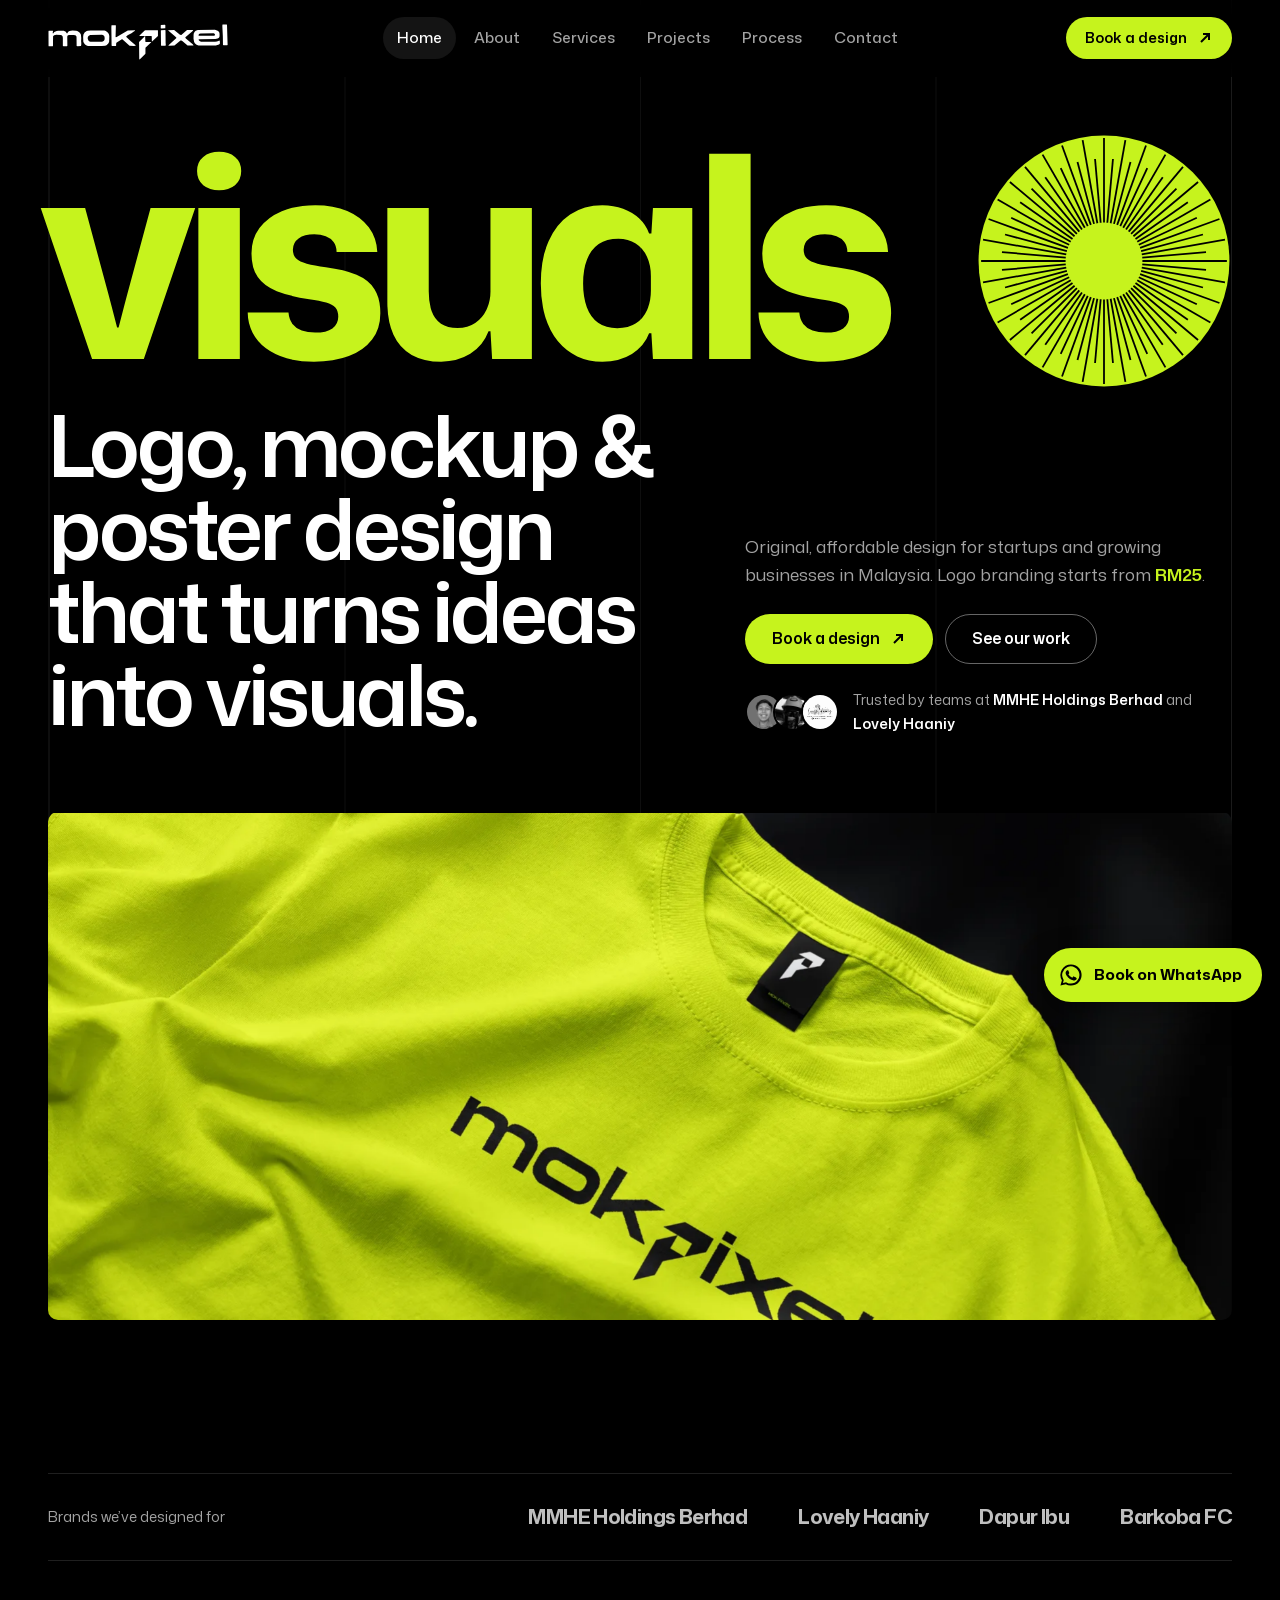
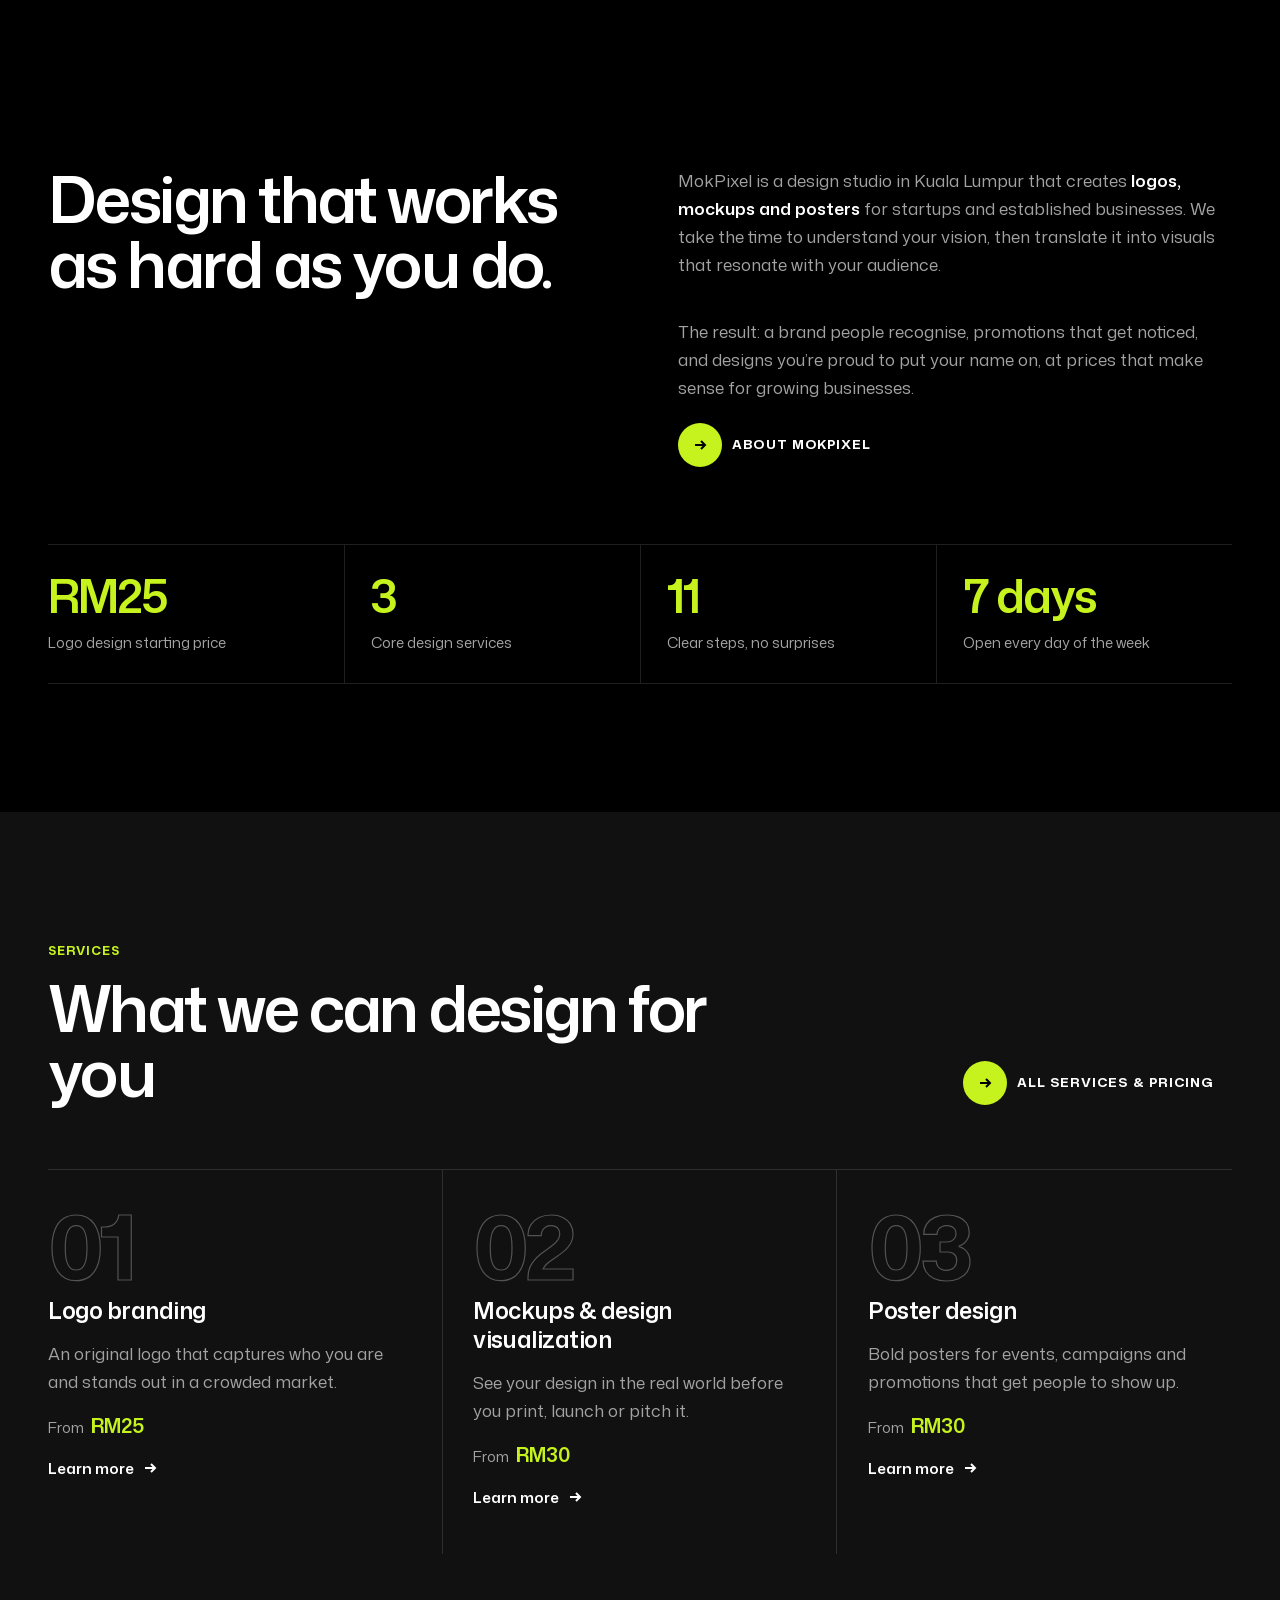
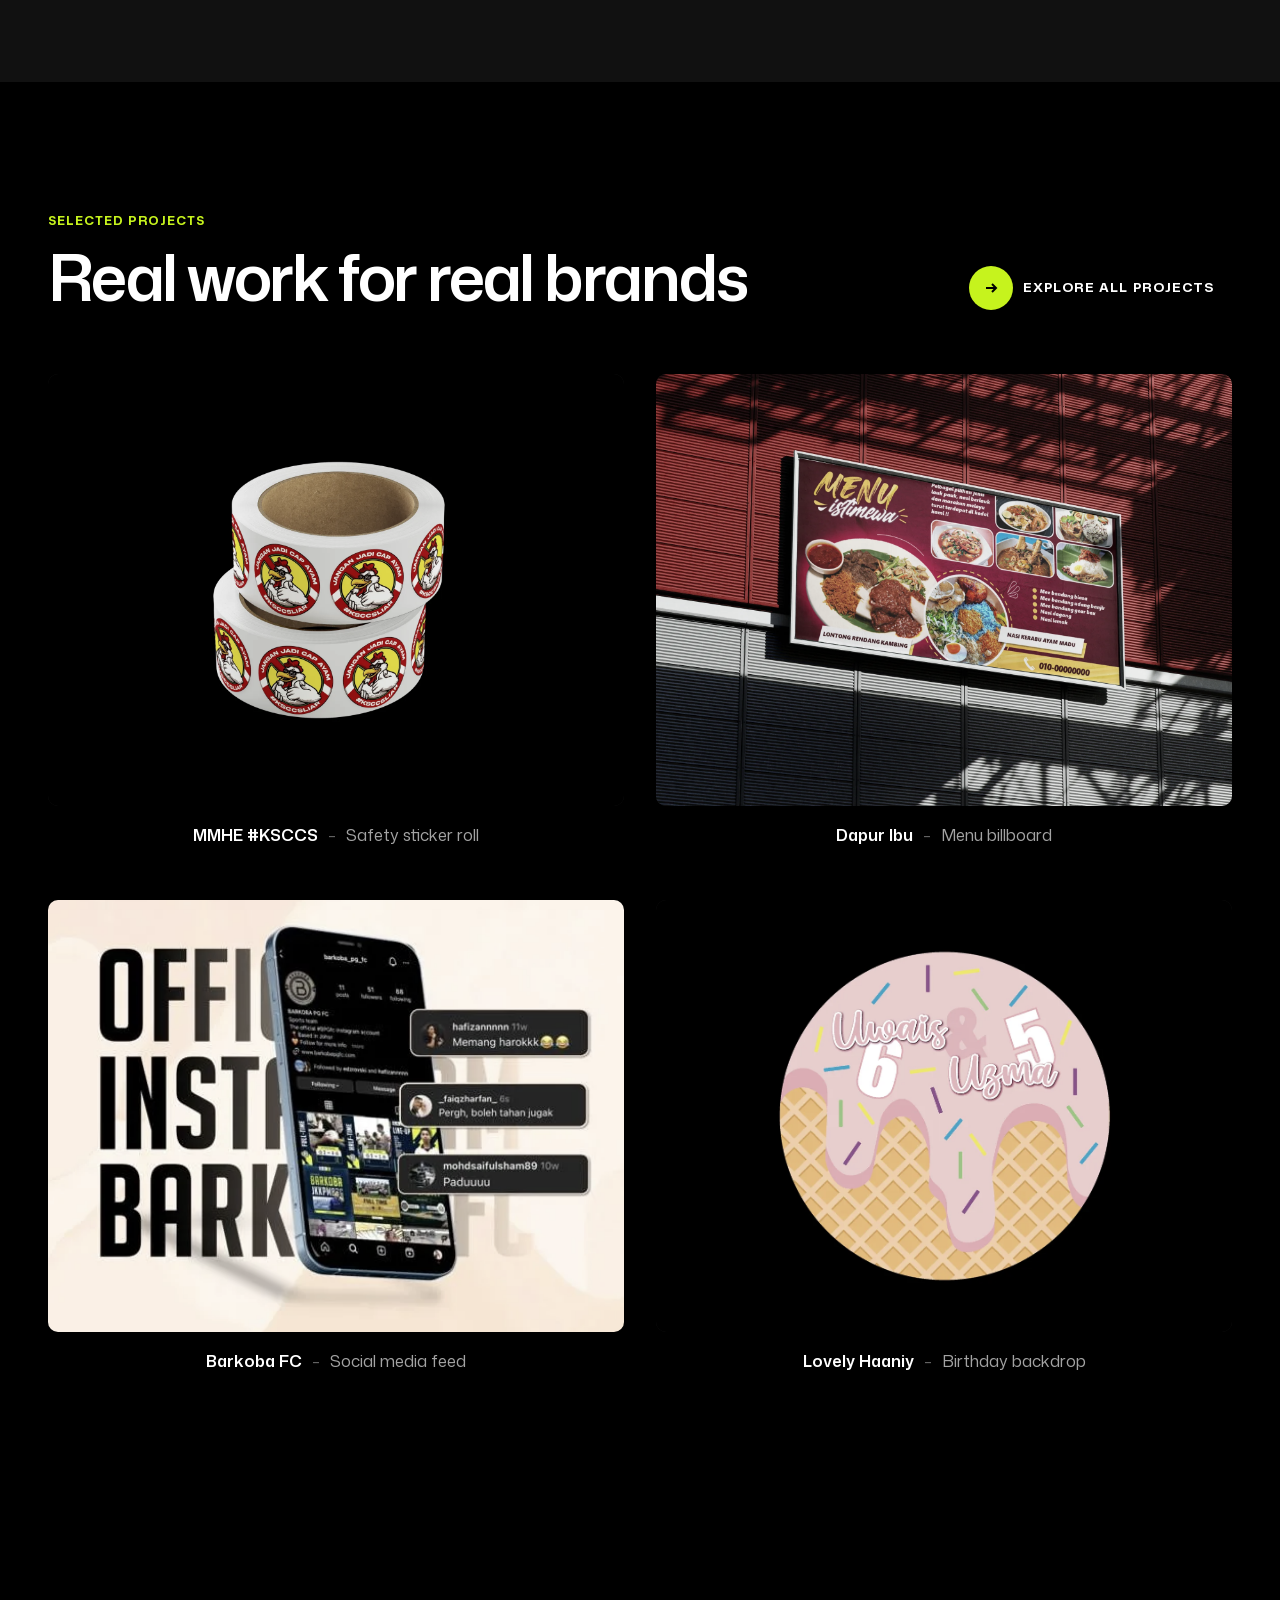
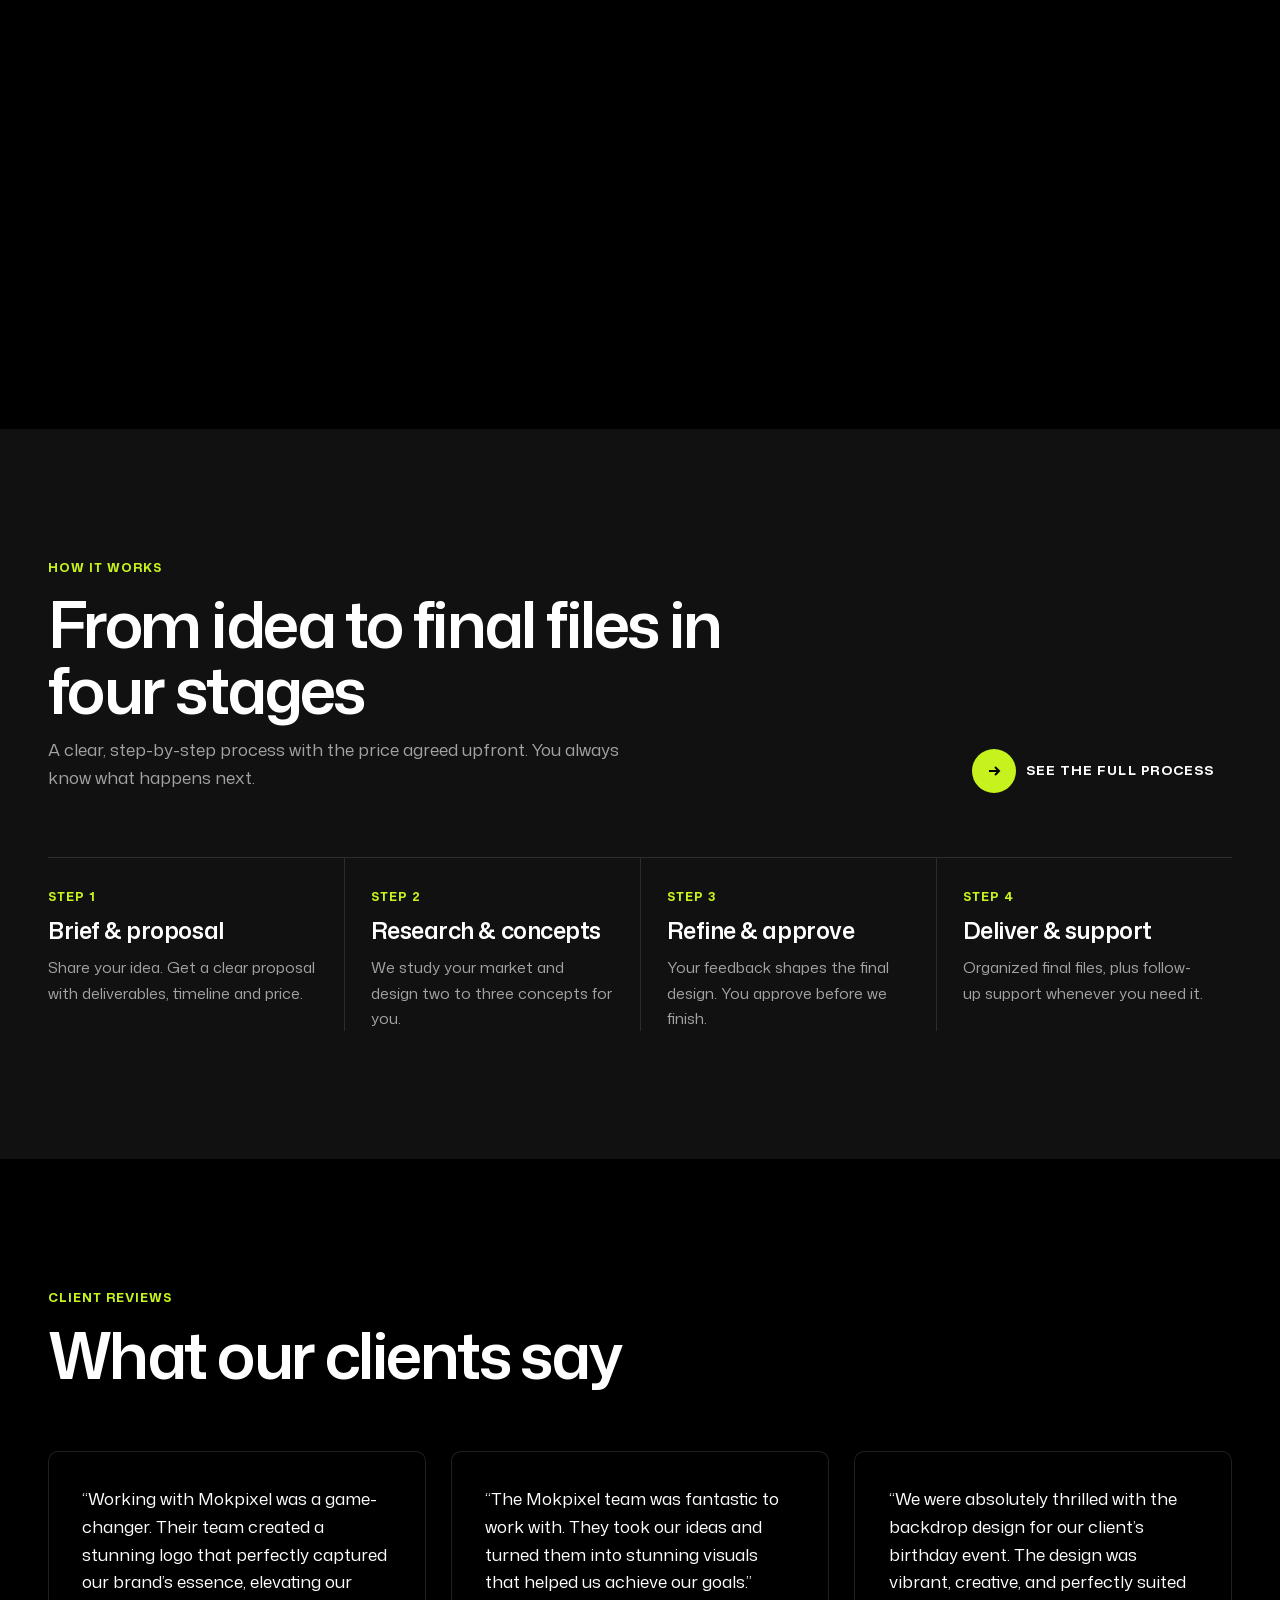
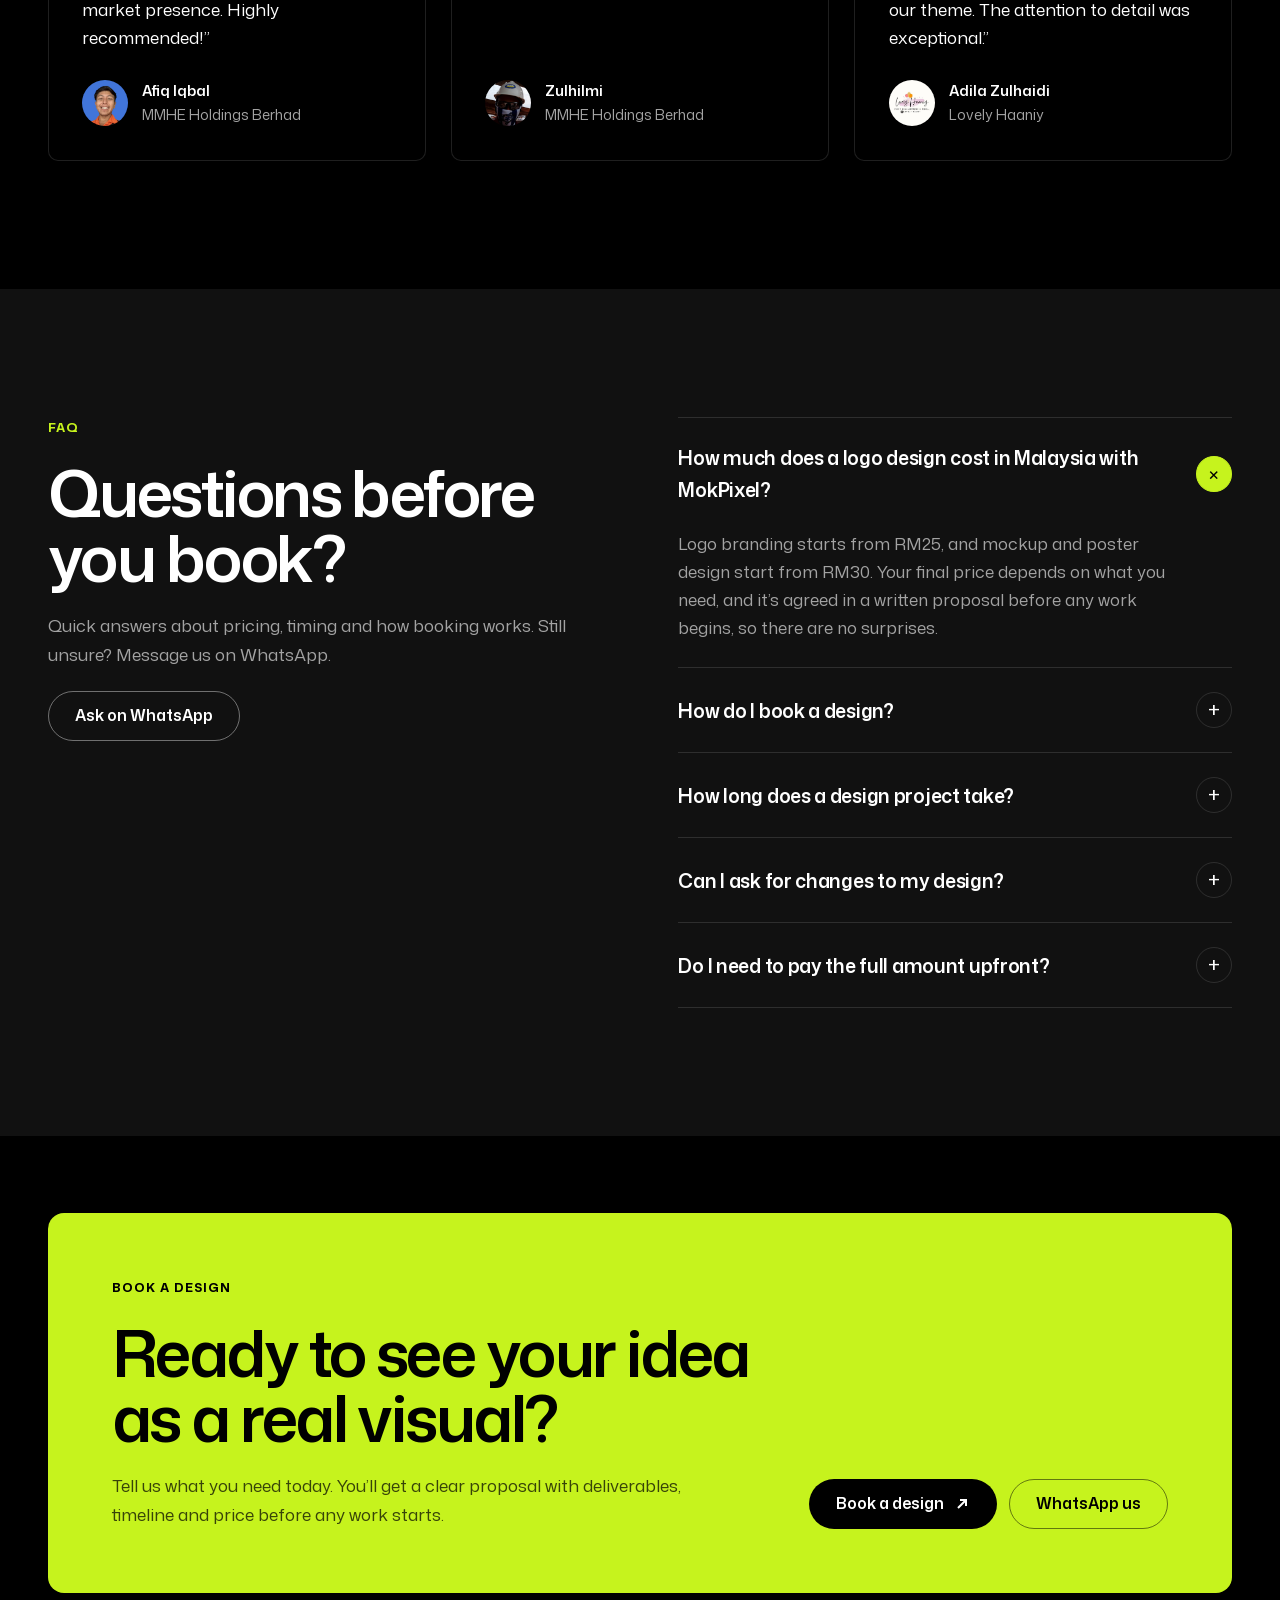
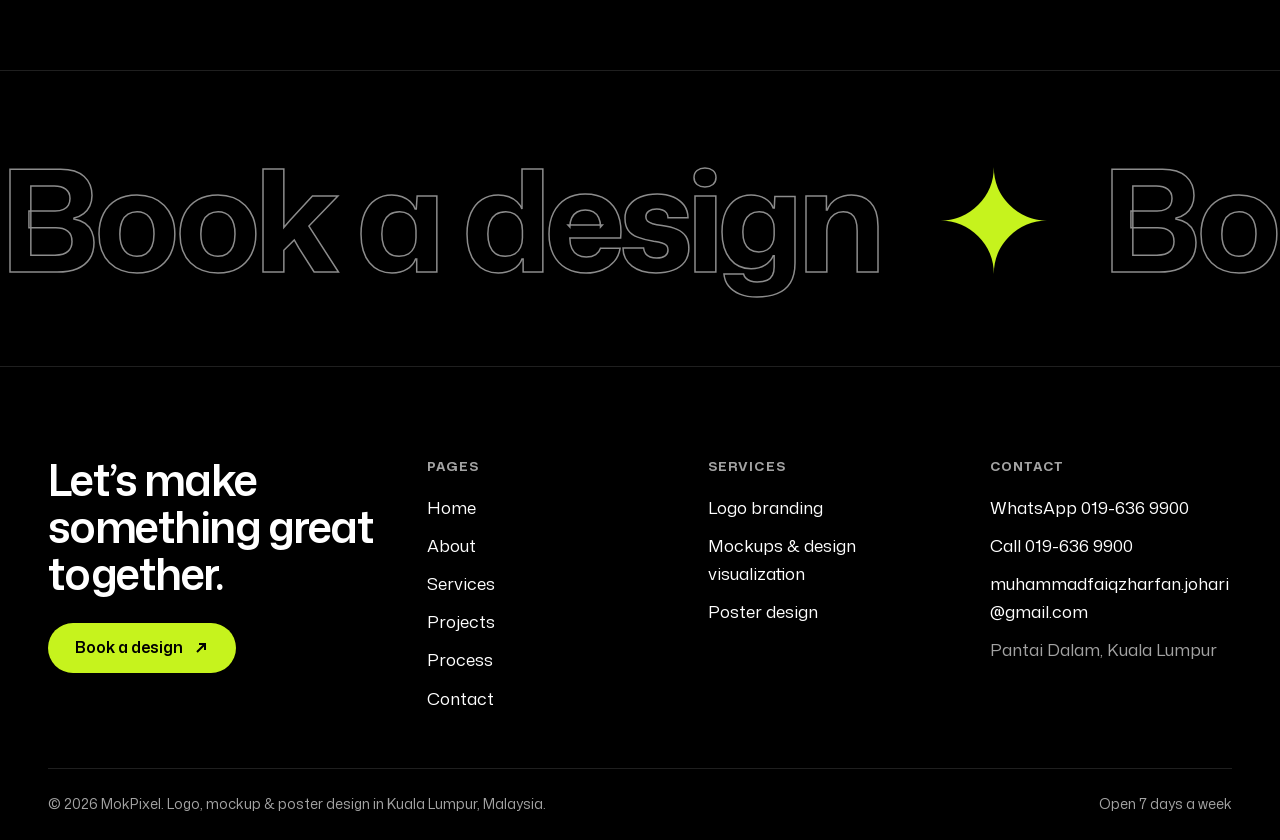
<file: mokpixel/index.html>
<!doctype html>
<html lang="en-MY">
<head>
  <meta charset="utf-8">
  <meta name="viewport" content="width=device-width, initial-scale=1, viewport-fit=cover">
  <title>Logo, Mockup &amp; Poster Design in Kuala Lumpur | MokPixel</title>
  <meta name="description" content="Affordable logo design from RM25, plus mockup and poster design from RM30. MokPixel is a Kuala Lumpur design studio that turns your ideas into visuals. Book a design today.">
  <link rel="canonical" href="https://mokinho.github.io/mokpixel/">
  <meta name="theme-color" content="#000000">
  <meta name="robots" content="index, follow">
  <meta property="og:type" content="website">
  <meta property="og:site_name" content="MokPixel">
  <meta property="og:locale" content="en_MY">
  <meta property="og:title" content="Logo, Mockup &amp; Poster Design in Kuala Lumpur | MokPixel">
  <meta property="og:description" content="Affordable logo design from RM25, plus mockup and poster design from RM30. MokPixel is a Kuala Lumpur design studio that turns your ideas into visuals. Book a design today.">
  <meta property="og:url" content="https://mokinho.github.io/mokpixel/">
  <meta property="og:image" content="https://mokinho.github.io/mokpixel/assets/og-image.jpg">
  <meta name="twitter:card" content="summary_large_image">
  <link rel="icon" type="image/png" href="assets/favicon.png">
  <link rel="apple-touch-icon" href="assets/apple-touch-icon.png">
  <link rel="preload" href="assets/fonts/mona.woff2" as="font" type="font/woff2" crossorigin>
  <link rel="stylesheet" href="assets/css/site.css?v=6">
  <script>document.documentElement.classList.add("js")</script>
  <script type="application/ld+json">{"@context": "https://schema.org", "@type": "ProfessionalService", "@id": "https://mokinho.github.io/mokpixel/#business", "name": "MokPixel", "url": "https://mokinho.github.io/mokpixel/", "logo": "https://mokinho.github.io/mokpixel/assets/apple-touch-icon.png", "image": "https://mokinho.github.io/mokpixel/assets/og-image.jpg", "description": "MokPixel is a graphic design studio in Kuala Lumpur, Malaysia, offering logo branding, mockup design and poster design.", "telephone": "+60196369900", "email": "muhammadfaiqzharfan.johari@gmail.com", "priceRange": "From RM25", "address": {"@type": "PostalAddress", "addressLocality": "Kuala Lumpur", "addressRegion": "Wilayah Persekutuan Kuala Lumpur", "addressCountry": "MY"}, "areaServed": {"@type": "Country", "name": "Malaysia"}, "openingHoursSpecification": [{"@type": "OpeningHoursSpecification", "dayOfWeek": ["Monday", "Tuesday", "Wednesday", "Thursday", "Friday"], "opens": "09:00", "closes": "22:00"}, {"@type": "OpeningHoursSpecification", "dayOfWeek": "Saturday", "opens": "09:00", "closes": "18:00"}, {"@type": "OpeningHoursSpecification", "dayOfWeek": "Sunday", "opens": "09:00", "closes": "12:00"}], "makesOffer": [{"@type": "Offer", "itemOffered": {"@type": "Service", "name": "Logo branding"}, "priceSpecification": {"@type": "PriceSpecification", "minPrice": 25.0, "priceCurrency": "MYR"}}, {"@type": "Offer", "itemOffered": {"@type": "Service", "name": "Mockups & design visualization"}, "priceSpecification": {"@type": "PriceSpecification", "minPrice": 30.0, "priceCurrency": "MYR"}}, {"@type": "Offer", "itemOffered": {"@type": "Service", "name": "Poster design"}, "priceSpecification": {"@type": "PriceSpecification", "minPrice": 30.0, "priceCurrency": "MYR"}}]}</script>
  <script type="application/ld+json">{"@context": "https://schema.org", "@type": "WebSite", "name": "MokPixel", "url": "https://mokinho.github.io/mokpixel/"}</script>
  <script type="application/ld+json">{"@context": "https://schema.org", "@type": "FAQPage", "mainEntity": [{"@type": "Question", "name": "How much does a logo design cost in Malaysia with MokPixel?", "acceptedAnswer": {"@type": "Answer", "text": "Logo branding starts from RM25, and mockup and poster design start from RM30. Your final price depends on what you need, and it’s agreed in a written proposal before any work begins, so there are no surprises."}}, {"@type": "Question", "name": "How do I book a design?", "acceptedAnswer": {"@type": "Answer", "text": "Fill in the booking form or message us on WhatsApp at 019-636 9900. We’ll discuss your brief, send a proposal with deliverables, timeline and price, and start once the deposit is confirmed."}}, {"@type": "Question", "name": "How long does a design project take?", "acceptedAnswer": {"@type": "Answer", "text": "It depends on the size of the project. We agree the timeline with you in the proposal at the start, so you know exactly when to expect your concepts and final files."}}, {"@type": "Question", "name": "Can I ask for changes to my design?", "acceptedAnswer": {"@type": "Answer", "text": "Yes. You’ll see two to three initial concepts, give your feedback, and we refine the chosen direction until you approve the final design."}}, {"@type": "Question", "name": "Do I need to pay the full amount upfront?", "acceptedAnswer": {"@type": "Answer", "text": "No. You pay a deposit to start, and the remaining balance before the final files are delivered."}}]}</script>
</head>
<body>
<a class="skip" href="#main">Skip to content</a>
<div class="gridlines" aria-hidden="true"><div class="wrap"><div></div></div></div>
<header class="hdr">
  <div class="wrap hdr-in">
    <a class="logo" href="./" aria-label="MokPixel home"><svg class="logo-word" viewBox="0 0 293.7 58.7" role="img" aria-hidden="true" focusable="false"><path fill="currentColor" fill-rule="evenodd" d="M53.7 17.7 53.0 16.0 51.0 13.4 47.7 11.4 45.7 10.9 39.9 10.8 35.0 11.5 33.0 12.7 31.2 15.3 30.5 15.1 29.0 12.7 25.6 11.1 16.6 11.0 14.1 11.3 10.3 13.1 8.4 15.4 7.7 14.9 7.8 13.1 8.3 12.0 8.0 11.2 1.4 11.0 0.9 11.4 0.8 12.9 0.9 35.8 1.2 36.2 2.3 36.4 7.7 36.3 8.1 36.0 8.3 20.1 9.1 19.0 10.0 18.5 13.3 17.7 21.5 18.0 23.4 19.4 24.0 20.6 24.2 23.2 24.2 35.6 24.4 36.0 25.3 36.3 30.9 36.2 31.4 35.9 31.6 34.9 31.4 20.6 31.8 19.2 32.7 18.5 34.4 17.9 41.5 17.8 44.6 18.5 45.9 19.6 46.5 20.8 46.7 35.8 48.4 36.2 53.7 36.0 54.2 34.1 54.3 30.8 54.0 28.1 54.2 22.7Z M99.3 16.8 97.9 14.4 96.8 13.3 94.4 11.6 91.9 10.7 69.4 10.6 64.9 10.9 63.1 11.6 59.7 14.0 57.8 17.2 57.3 20.7 57.6 29.1 58.6 31.1 60.4 33.4 63.7 35.3 65.8 36.0 87.6 36.0 93.2 35.4 95.4 34.5 97.5 32.7 98.6 31.2 99.7 28.8 100.0 19.6Z M64.9 21.8 65.4 20.4 66.6 19.0 68.9 17.8 87.7 17.6 89.7 18.1 91.6 19.7 92.2 21.3 92.4 23.5 92.1 25.5 91.2 27.2 89.3 28.5 87.9 28.9 69.4 29.0 67.7 28.5 65.9 27.0 64.8 24.0Z M178.9 10.1 158.9 10.1 157.7 10.7 149.2 18.7 149.1 19.4 149.5 19.6 157.4 19.5 158.0 20.1 148.5 29.4 148.8 56.8 149.1 57.7 149.9 57.5 158.5 49.1 158.9 48.0 158.9 38.7 168.3 29.9 168.0 29.2 159.4 29.2 158.8 28.8 158.4 19.9 158.9 19.5 168.8 19.6 169.2 20.6 169.3 28.0 169.7 28.4 170.1 28.3 179.3 19.4 179.3 10.8Z M184.4 10.0 184.0 10.4 184.3 34.9 184.9 35.4 191.3 35.3 191.8 35.0 192.1 34.2 191.8 30.5 191.6 10.4 191.1 9.9Z M236.8 10.0 235.9 9.6 227.1 9.8 225.7 10.6 217.4 17.9 215.2 17.6 205.7 9.9 195.9 10.0 196.0 10.6 207.0 19.8 209.5 22.3 209.0 23.4 196.5 34.5 196.4 35.1 197.1 35.4 206.2 35.1 216.0 26.8 217.1 26.8 218.5 27.5 227.6 35.0 237.4 34.9 236.0 33.2 225.3 24.2 223.8 22.6 224.5 21.4 235.5 11.7Z M279.2 13.5 277.4 11.6 275.6 10.4 272.2 9.4 244.3 9.6 240.8 11.0 239.2 12.6 237.8 15.2 237.4 17.4 237.3 23.9 238.3 29.3 239.4 31.2 241.7 33.4 243.2 34.3 245.5 35.0 273.6 34.9 277.6 34.0 278.8 33.5 280.2 32.3 280.3 29.0 280.1 27.6 279.7 27.1 275.5 28.5 272.4 28.9 249.5 29.0 247.2 27.9 245.9 26.5 245.6 25.3 246.3 24.9 248.1 24.7 272.8 24.6 276.6 23.8 278.8 22.3 279.8 20.0 279.7 15.6Z M245.3 18.5 245.6 17.5 246.9 16.0 248.9 15.3 270.0 15.2 271.5 15.8 272.3 16.8 272.0 18.4 271.2 19.0 269.9 19.2 246.1 19.3Z M103.6 2.2 103.3 5.4 103.7 34.8 104.1 35.7 110.7 35.7 111.1 35.1 111.1 32.2 111.5 30.5 120.4 24.9 121.2 25.0 123.5 26.8 133.0 35.5 140.1 35.7 142.9 35.4 142.9 34.8 135.1 28.0 127.3 20.6 129.8 18.5 136.1 14.9 140.0 12.1 141.3 11.6 142.1 10.7 141.9 10.3 130.1 10.4 112.0 21.4 110.8 21.7 110.2 21.1 110.7 2.4 110.1 2.0Z M191.3 1.8 190.6 1.4 184.2 1.6 183.9 1.9 183.8 6.9 185.0 7.4 191.3 7.1Z M285.0 0.7 284.4 1.2 284.3 3.8 285.1 19.8 285.3 34.0 286.1 34.8 292.0 34.8 292.9 34.3 291.9 1.5 291.5 0.8Z"/></svg></a>
    <nav class="nav" id="nav" aria-label="Main"><a href="./" aria-current="page">Home</a><a href="about/">About</a><a href="services/">Services</a><a href="projects/">Projects</a><a href="process/">Process</a><a href="contact/">Contact</a><a class="btn btn-neon" href="contact/#book">Book a design <svg viewBox="0 0 16 16" aria-hidden="true"><path d="M4 12L12 4M6 4h6v6"/></svg></a></nav>
    <a class="btn btn-neon btn-sm hdr-cta" href="contact/#book">Book a design <svg viewBox="0 0 16 16" aria-hidden="true"><path d="M4 12L12 4M6 4h6v6"/></svg></a>
    <button class="burger" aria-expanded="false" aria-controls="nav" aria-label="Open menu"><span></span><span></span></button>
  </div>
</header>
<main id="main">

  <section class="hero">
    <div class="burst" aria-hidden="true"><svg viewBox="0 0 200 200"><circle cx="100" cy="100" r="98" fill="#c6f31d"/><line x1="130.0" y1="100.0" x2="196.0" y2="100.0"/><line x1="129.9" y1="102.6" x2="179.7" y2="107.0"/><line x1="129.5" y1="105.2" x2="194.5" y2="116.7"/><line x1="129.0" y1="107.8" x2="177.3" y2="120.7"/><line x1="128.2" y1="110.3" x2="190.2" y2="132.8"/><line x1="127.2" y1="112.7" x2="172.5" y2="133.8"/><line x1="126.0" y1="115.0" x2="183.1" y2="148.0"/><line x1="124.6" y1="117.2" x2="165.5" y2="145.9"/><line x1="123.0" y1="119.3" x2="173.5" y2="161.7"/><line x1="121.2" y1="121.2" x2="156.6" y2="156.6"/><line x1="119.3" y1="123.0" x2="161.7" y2="173.5"/><line x1="117.2" y1="124.6" x2="145.9" y2="165.5"/><line x1="115.0" y1="126.0" x2="148.0" y2="183.1"/><line x1="112.7" y1="127.2" x2="133.8" y2="172.5"/><line x1="110.3" y1="128.2" x2="132.8" y2="190.2"/><line x1="107.8" y1="129.0" x2="120.7" y2="177.3"/><line x1="105.2" y1="129.5" x2="116.7" y2="194.5"/><line x1="102.6" y1="129.9" x2="107.0" y2="179.7"/><line x1="100.0" y1="130.0" x2="100.0" y2="196.0"/><line x1="97.4" y1="129.9" x2="93.0" y2="179.7"/><line x1="94.8" y1="129.5" x2="83.3" y2="194.5"/><line x1="92.2" y1="129.0" x2="79.3" y2="177.3"/><line x1="89.7" y1="128.2" x2="67.2" y2="190.2"/><line x1="87.3" y1="127.2" x2="66.2" y2="172.5"/><line x1="85.0" y1="126.0" x2="52.0" y2="183.1"/><line x1="82.8" y1="124.6" x2="54.1" y2="165.5"/><line x1="80.7" y1="123.0" x2="38.3" y2="173.5"/><line x1="78.8" y1="121.2" x2="43.4" y2="156.6"/><line x1="77.0" y1="119.3" x2="26.5" y2="161.7"/><line x1="75.4" y1="117.2" x2="34.5" y2="145.9"/><line x1="74.0" y1="115.0" x2="16.9" y2="148.0"/><line x1="72.8" y1="112.7" x2="27.5" y2="133.8"/><line x1="71.8" y1="110.3" x2="9.8" y2="132.8"/><line x1="71.0" y1="107.8" x2="22.7" y2="120.7"/><line x1="70.5" y1="105.2" x2="5.5" y2="116.7"/><line x1="70.1" y1="102.6" x2="20.3" y2="107.0"/><line x1="70.0" y1="100.0" x2="4.0" y2="100.0"/><line x1="70.1" y1="97.4" x2="20.3" y2="93.0"/><line x1="70.5" y1="94.8" x2="5.5" y2="83.3"/><line x1="71.0" y1="92.2" x2="22.7" y2="79.3"/><line x1="71.8" y1="89.7" x2="9.8" y2="67.2"/><line x1="72.8" y1="87.3" x2="27.5" y2="66.2"/><line x1="74.0" y1="85.0" x2="16.9" y2="52.0"/><line x1="75.4" y1="82.8" x2="34.5" y2="54.1"/><line x1="77.0" y1="80.7" x2="26.5" y2="38.3"/><line x1="78.8" y1="78.8" x2="43.4" y2="43.4"/><line x1="80.7" y1="77.0" x2="38.3" y2="26.5"/><line x1="82.8" y1="75.4" x2="54.1" y2="34.5"/><line x1="85.0" y1="74.0" x2="52.0" y2="16.9"/><line x1="87.3" y1="72.8" x2="66.2" y2="27.5"/><line x1="89.7" y1="71.8" x2="67.2" y2="9.8"/><line x1="92.2" y1="71.0" x2="79.3" y2="22.7"/><line x1="94.8" y1="70.5" x2="83.3" y2="5.5"/><line x1="97.4" y1="70.1" x2="93.0" y2="20.3"/><line x1="100.0" y1="70.0" x2="100.0" y2="4.0"/><line x1="102.6" y1="70.1" x2="107.0" y2="20.3"/><line x1="105.2" y1="70.5" x2="116.7" y2="5.5"/><line x1="107.8" y1="71.0" x2="120.7" y2="22.7"/><line x1="110.3" y1="71.8" x2="132.8" y2="9.8"/><line x1="112.7" y1="72.8" x2="133.8" y2="27.5"/><line x1="115.0" y1="74.0" x2="148.0" y2="16.9"/><line x1="117.2" y1="75.4" x2="145.9" y2="34.5"/><line x1="119.3" y1="77.0" x2="161.7" y2="26.5"/><line x1="121.2" y1="78.8" x2="156.6" y2="43.4"/><line x1="123.0" y1="80.7" x2="173.5" y2="38.3"/><line x1="124.6" y1="82.8" x2="165.5" y2="54.1"/><line x1="126.0" y1="85.0" x2="183.1" y2="52.0"/><line x1="127.2" y1="87.3" x2="172.5" y2="66.2"/><line x1="128.2" y1="89.7" x2="190.2" y2="67.2"/><line x1="129.0" y1="92.2" x2="177.3" y2="79.3"/><line x1="129.5" y1="94.8" x2="194.5" y2="83.3"/><line x1="129.9" y1="97.4" x2="179.7" y2="93.0"/></svg></div>
    <div class="wrap">
      <span class="hero-word" aria-hidden="true">visuals</span>
      <div class="hero-grid">
        <h1 class="h-display">Logo, mockup &amp; poster design that turns ideas into visuals.</h1>
        <div class="hero-side">
          <p class="lede">Original, affordable design for startups and growing businesses in Malaysia. Logo branding starts from <strong class="neon">RM25</strong>.</p>
          <div class="hero-actions">
            <a class="btn btn-neon" href="contact/#book">Book a design <svg viewBox="0 0 16 16" aria-hidden="true"><path d="M4 12L12 4M6 4h6v6"/></svg></a>
            <a class="btn btn-line" href="projects/">See our work</a>
          </div>
          <div class="trust"><div class="trust-faces"><img src="assets/img/t-afiq.webp" alt="" width="38" height="38"><img src="assets/img/t-zulhilmi.webp" alt="" width="38" height="38"><img src="assets/img/t-adila.webp" alt="" width="38" height="38"></div><p>Trusted by teams at <strong>MMHE Holdings Berhad</strong> and <strong>Lovely Haaniy</strong></p></div>
        </div>
      </div>
      <figure class="hero-photo"><img src="assets/img/home-bg-a.webp" alt="Neon green MokPixel brand t-shirt mockup" width="1800" height="1200" fetchpriority="high"></figure>
    </div>
  </section>

  <section class="section-tight">
    <div class="wrap">
      <div class="clients reveal">
        <p class="muted">Brands we’ve designed for</p>
        <ul><li>MMHE Holdings Berhad</li><li>Lovely Haaniy</li><li>Dapur Ibu</li><li>Barkoba FC</li></ul>
      </div>
    </div>
  </section>

  <section class="section">
    <div class="wrap">
      <div class="split">
        <h2 class="h-xl reveal">Design that works as hard as you do.</h2>
        <div class="stack reveal prose">
          <p>MokPixel is a design studio in Kuala Lumpur that creates <strong>logos, mockups and posters</strong> for startups and established businesses. We take the time to understand your vision, then translate it into visuals that resonate with your audience.</p>
          <p>The result: a brand people recognise, promotions that get noticed, and designs you’re proud to put your name on, at prices that make sense for growing businesses.</p>
          <a class="dot-link" href="about/">About MokPixel</a>
        </div>
      </div>
      <div style="margin-top: clamp(48px,6vw,88px)"><div class="facts reveal">
        <div class="fact"><b>RM25</b><span>Logo design starting price</span></div>
        <div class="fact"><b>3</b><span>Core design services</span></div>
        <div class="fact"><b>11</b><span>Clear steps, no surprises</span></div>
        <div class="fact"><b>7 days</b><span>Open every day of the week</span></div>
      </div></div>
    </div>
  </section>

  <section class="section band">
    <div class="wrap">
      <div class="sec-head">
        <div><span class="kicker">Services</span><h2 class="h-xl">What we can design for you</h2></div>
        <a class="dot-link" href="services/">All services &amp; pricing</a>
      </div>
      <div class="svc-grid"><article class="svc-card reveal">
          <span class="svc-num" aria-hidden="true">01</span>
          <h3 class="h-md">Logo branding</h3>
          <p>An original logo that captures who you are and stands out in a crowded market.</p>
          <p class="svc-from">From <b>RM25</b></p>
          <a class="arrow-link" href="services/#logo-branding">Learn more <svg viewBox="0 0 16 16" aria-hidden="true"><path d="M3 8h10M9 4l4 4-4 4"/></svg><span class="sr-only"> about Logo branding</span></a>
        </article><article class="svc-card reveal">
          <span class="svc-num" aria-hidden="true">02</span>
          <h3 class="h-md">Mockups & design visualization</h3>
          <p>See your design in the real world before you print, launch or pitch it.</p>
          <p class="svc-from">From <b>RM30</b></p>
          <a class="arrow-link" href="services/#mockups">Learn more <svg viewBox="0 0 16 16" aria-hidden="true"><path d="M3 8h10M9 4l4 4-4 4"/></svg><span class="sr-only"> about Mockups & design visualization</span></a>
        </article><article class="svc-card reveal">
          <span class="svc-num" aria-hidden="true">03</span>
          <h3 class="h-md">Poster design</h3>
          <p>Bold posters for events, campaigns and promotions that get people to show up.</p>
          <p class="svc-from">From <b>RM30</b></p>
          <a class="arrow-link" href="services/#poster-design">Learn more <svg viewBox="0 0 16 16" aria-hidden="true"><path d="M3 8h10M9 4l4 4-4 4"/></svg><span class="sr-only"> about Poster design</span></a>
        </article></div>
    </div>
  </section>

  <section class="section">
    <div class="wrap">
      <div class="sec-head">
        <div><span class="kicker">Selected projects</span><h2 class="h-xl">Real work for real brands</h2></div>
        <a class="dot-link" href="projects/">Explore all projects</a>
      </div>
      <div class="proj-grid"><figure class="proj reveal" data-cat="stickers">
        <button class="proj-img" type="button" data-lightbox="0" aria-label="View MMHE #KSCCS, Safety sticker roll"><img src="assets/img/work-roll-sticker.webp" alt="Rolls of round KSCCS safety campaign stickers for MMHE" width="1800" height="1350" loading="lazy"></button>
        <figcaption class="proj-cap"><b>MMHE #KSCCS</b><span>Safety sticker roll</span></figcaption>
      </figure><figure class="proj reveal" data-cat="posters mockups">
        <button class="proj-img" type="button" data-lightbox="1" aria-label="View Dapur Ibu, Menu billboard"><img src="assets/img/work-dapur-ibu.webp" alt="Dapur Ibu restaurant menu billboard mockup on a red building" width="1800" height="1350" loading="lazy"></button>
        <figcaption class="proj-cap"><b>Dapur Ibu</b><span>Menu billboard</span></figcaption>
      </figure><figure class="proj reveal" data-cat="social">
        <button class="proj-img" type="button" data-lightbox="2" aria-label="View Barkoba FC, Social media feed"><img src="assets/img/work-barkoba.webp" alt="Barkoba FC Instagram feed design shown on a phone" width="563" height="563" loading="lazy"></button>
        <figcaption class="proj-cap"><b>Barkoba FC</b><span>Social media feed</span></figcaption>
      </figure><figure class="proj reveal" data-cat="posters">
        <button class="proj-img" type="button" data-lightbox="3" aria-label="View Lovely Haaniy, Birthday backdrop"><img src="assets/img/work-lovely-haaniy.webp" alt="Pastel ice-cream themed birthday backdrop design for Lovely Haaniy" width="1489" height="973" loading="lazy"></button>
        <figcaption class="proj-cap"><b>Lovely Haaniy</b><span>Birthday backdrop</span></figcaption>
      </figure><figure class="proj reveal" data-cat="mockups">
        <button class="proj-img" type="button" data-lightbox="4" aria-label="View Malaysia Olympic, Jersey mockup"><img src="assets/img/svc-viz-jersey.webp" alt="Black and gold Malaysia Olympic long-sleeve jersey mockup" width="1049" height="1049" loading="lazy"></button>
        <figcaption class="proj-cap"><b>Malaysia Olympic</b><span>Jersey mockup</span></figcaption>
      </figure><figure class="proj reveal" data-cat="posters">
        <button class="proj-img" type="button" data-lightbox="5" aria-label="View Beckham, Tribute poster"><img src="assets/img/svc-poster.webp" alt="David Beckham tribute poster with neon frame details" width="1800" height="1350" loading="lazy"></button>
        <figcaption class="proj-cap"><b>Beckham</b><span>Tribute poster</span></figcaption>
      </figure></div>
    </div>
  </section>

  <section class="section band">
    <div class="wrap">
      <div class="sec-head">
        <div><span class="kicker">How it works</span><h2 class="h-xl">From idea to final files in four stages</h2><p class="lede">A clear, step-by-step process with the price agreed upfront. You always know what happens next.</p></div>
        <a class="dot-link" href="process/">See the full process</a>
      </div>
      <div class="mini-steps"><div class="mini-step reveal"><span class="kicker">Step 1</span><h3 class="h-md">Brief & proposal</h3><p>Share your idea. Get a clear proposal with deliverables, timeline and price.</p></div><div class="mini-step reveal"><span class="kicker">Step 2</span><h3 class="h-md">Research & concepts</h3><p>We study your market and design two to three concepts for you.</p></div><div class="mini-step reveal"><span class="kicker">Step 3</span><h3 class="h-md">Refine & approve</h3><p>Your feedback shapes the final design. You approve before we finish.</p></div><div class="mini-step reveal"><span class="kicker">Step 4</span><h3 class="h-md">Deliver & support</h3><p>Organized final files, plus follow-up support whenever you need it.</p></div></div>
    </div>
  </section>

  <section class="section">
    <div class="wrap">
      <div class="sec-head"><div><span class="kicker">Client reviews</span><h2 class="h-xl">What our clients say</h2></div></div>
      <div class="quotes"><blockquote class="quote reveal">
        <p>“Working with Mokpixel was a game-changer. Their team created a stunning logo that perfectly captured our brand’s essence, elevating our market presence. Highly recommended!”</p>
        <footer><img src="assets/img/t-afiq.webp" alt="Afiq Iqbal" width="46" height="46" loading="lazy"><span><strong>Afiq Iqbal</strong>MMHE Holdings Berhad</span></footer>
      </blockquote><blockquote class="quote reveal">
        <p>“The Mokpixel team was fantastic to work with. They took our ideas and turned them into stunning visuals that helped us achieve our goals.”</p>
        <footer><img src="assets/img/t-zulhilmi.webp" alt="Zulhilmi" width="46" height="46" loading="lazy"><span><strong>Zulhilmi</strong>MMHE Holdings Berhad</span></footer>
      </blockquote><blockquote class="quote reveal">
        <p>“We were absolutely thrilled with the backdrop design for our client’s birthday event. The design was vibrant, creative, and perfectly suited our theme. The attention to detail was exceptional.”</p>
        <footer><img src="assets/img/t-adila.webp" alt="Adila Zulhaidi" width="46" height="46" loading="lazy"><span><strong>Adila Zulhaidi</strong>Lovely Haaniy</span></footer>
      </blockquote></div>
    </div>
  </section>

  <section class="section band">
    <div class="wrap split">
      <div class="stack"><span class="kicker">FAQ</span><h2 class="h-xl">Questions before you book?</h2><p class="lede">Quick answers about pricing, timing and how booking works. Still unsure? Message us on WhatsApp.</p><a class="btn btn-line" href="https://wa.me/60196369900" target="_blank" rel="noopener">Ask on WhatsApp</a></div>
      <div class="faq"><details open><summary>How much does a logo design cost in Malaysia with MokPixel?</summary><p>Logo branding starts from RM25, and mockup and poster design start from RM30. Your final price depends on what you need, and it’s agreed in a written proposal before any work begins, so there are no surprises.</p></details><details><summary>How do I book a design?</summary><p>Fill in the booking form or message us on WhatsApp at 019-636 9900. We’ll discuss your brief, send a proposal with deliverables, timeline and price, and start once the deposit is confirmed.</p></details><details><summary>How long does a design project take?</summary><p>It depends on the size of the project. We agree the timeline with you in the proposal at the start, so you know exactly when to expect your concepts and final files.</p></details><details><summary>Can I ask for changes to my design?</summary><p>Yes. You’ll see two to three initial concepts, give your feedback, and we refine the chosen direction until you approve the final design.</p></details><details><summary>Do I need to pay the full amount upfront?</summary><p>No. You pay a deposit to start, and the remaining balance before the final files are delivered.</p></details></div>
    </div>
  </section>

  <section class="section-tight">
    <div class="wrap">
      <div class="cta-box reveal">
        <div class="stack">
          <span class="kicker">Book a design</span>
          <h2 class="h-xl">Ready to see your idea as a real visual?</h2>
          <p class="lede">Tell us what you need today. You’ll get a clear proposal with deliverables, timeline and price before any work starts.</p>
        </div>
        <div class="cta-actions">
          <a class="btn btn-dark" href="contact/#book">Book a design <svg viewBox="0 0 16 16" aria-hidden="true"><path d="M4 12L12 4M6 4h6v6"/></svg></a>
          <a class="btn btn-dark-line" href="https://wa.me/60196369900?text=Hi%20MokPixel%2C%20I%27d%20like%20to%20book%20a%20design." target="_blank" rel="noopener">WhatsApp us</a>
        </div>
      </div>
    </div>
  </section>
  <dialog class="lightbox" aria-label="Project preview">
  <button class="lb-close" type="button" aria-label="Close">×</button>
  <img alt="">
  <div class="lb-bar"><p><b></b> <span></span></p><a class="btn btn-neon btn-sm" href="contact/#book">Book a similar design <svg viewBox="0 0 16 16" aria-hidden="true"><path d="M4 12L12 4M6 4h6v6"/></svg></a></div>
</dialog>
<script>window.MP_PROJECTS=[{"src": "assets/img/work-roll-sticker.webp", "alt": "Rolls of round KSCCS safety campaign stickers for MMHE", "client": "MMHE #KSCCS", "type": "Safety sticker roll"}, {"src": "assets/img/work-dapur-ibu.webp", "alt": "Dapur Ibu restaurant menu billboard mockup on a red building", "client": "Dapur Ibu", "type": "Menu billboard"}, {"src": "assets/img/work-barkoba.webp", "alt": "Barkoba FC Instagram feed design shown on a phone", "client": "Barkoba FC", "type": "Social media feed"}, {"src": "assets/img/work-lovely-haaniy.webp", "alt": "Pastel ice-cream themed birthday backdrop design for Lovely Haaniy", "client": "Lovely Haaniy", "type": "Birthday backdrop"}, {"src": "assets/img/svc-viz-jersey.webp", "alt": "Black and gold Malaysia Olympic long-sleeve jersey mockup", "client": "Malaysia Olympic", "type": "Jersey mockup"}, {"src": "assets/img/svc-poster.webp", "alt": "David Beckham tribute poster with neon frame details", "client": "Beckham", "type": "Tribute poster"}, {"src": "assets/img/work-circle-sticker.webp", "alt": "Peeling circle sticker for the KSCCS safety campaign", "client": "MMHE #KSCCS", "type": "Circle sticker"}, {"src": "assets/img/work-quotes.webp", "alt": "Three framed motivational quote posters on a wooden wall", "client": "Quotes", "type": "Poster series"}, {"src": "assets/img/home-bg-a.webp", "alt": "Neon green t-shirt mockup with the mokpixel wordmark", "client": "MokPixel", "type": "Brand t-shirt"}, {"src": "assets/img/g-bag.webp", "alt": "Black paper bag mockup with the white MokPixel P logo", "client": "MokPixel", "type": "Paper bag mockup"}, {"src": "assets/img/g-sticker-logo.webp", "alt": "Round neon sticker with the MokPixel P logo", "client": "MokPixel", "type": "Logo sticker"}, {"src": "assets/img/g-roller-sticker.webp", "alt": "Rolls of neon MokPixel logo stickers", "client": "MokPixel", "type": "Sticker rolls"}, {"src": "assets/img/hiw-bg.webp", "alt": "Pile of neon and silver MokPixel pin badges", "client": "MokPixel", "type": "Pin badges"}, {"src": "assets/img/hiw-mockup.webp", "alt": "Neon green shipping container branded with MokPixel", "client": "MokPixel", "type": "Shipping container"}, {"src": "assets/img/work-bg.webp", "alt": "Neon green road bike product render", "client": "MokPixel", "type": "Product render"}, {"src": "assets/img/work-x3.webp", "alt": "Neon billboard reading Bring your designs to life", "client": "MokPixel", "type": "Billboard"}, {"src": "assets/img/hero.webp", "alt": "Keycard mockup with a neon illustrated character", "client": "MokPixel", "type": "Keycard mockup"}];</script>

</main>
<a class="cta-marquee" href="contact/#book" aria-label="Book a design"><div class="cta-track" aria-hidden="true"><span>Book a design</span><i>✦</i><span>Book a design</span><i>✦</i><span>Book a design</span><i>✦</i><span>Book a design</span><i>✦</i><span>Book a design</span><i>✦</i><span>Book a design</span><i>✦</i></div></a>
<footer class="ftr">
  <div class="wrap">
    <div class="ftr-top">
      <div>
        <h2 class="h-lg">Let’s make something great together.</h2>
        <a class="btn btn-neon" href="contact/#book">Book a design <svg viewBox="0 0 16 16" aria-hidden="true"><path d="M4 12L12 4M6 4h6v6"/></svg></a>
      </div>
      <div><h3>Pages</h3><ul><li><a href="./">Home</a></li><li><a href="about/">About</a></li><li><a href="services/">Services</a></li><li><a href="projects/">Projects</a></li><li><a href="process/">Process</a></li><li><a href="contact/">Contact</a></li></ul></div>
      <div><h3>Services</h3><ul><li><a href="services/#logo-branding">Logo branding</a></li><li><a href="services/#mockups">Mockups & design visualization</a></li><li><a href="services/#poster-design">Poster design</a></li></ul></div>
      <div><h3>Contact</h3><ul>
        <li><a href="https://wa.me/60196369900" target="_blank" rel="noopener">WhatsApp 019-636 9900</a></li>
        <li><a href="tel:+60196369900">Call 019-636 9900</a></li>
        <li><a href="mailto:muhammadfaiqzharfan.johari@gmail.com">muhammadfaiqzharfan.johari@gmail.com</a></li>
        <li class="muted">Pantai Dalam, Kuala Lumpur</li>
      </ul></div>
    </div>
    <div class="ftr-bottom">
      <p>© <span data-year>2026</span> MokPixel. Logo, mockup &amp; poster design in Kuala Lumpur, Malaysia.</p>
      <p>Open 7 days a week</p>
    </div>
  </div>
</footer>
<a class="fab" href="https://wa.me/60196369900?text=Hi%20MokPixel%2C%20I%27d%20like%20to%20book%20a%20design." target="_blank" rel="noopener" aria-label="Book a design on WhatsApp"><svg viewBox="0 0 32 32" aria-hidden="true"><path fill="currentColor" d="M16 3a13 13 0 0 0-11.2 19.6L3 29l6.6-1.7A13 13 0 1 0 16 3zm0 23.6c-2 0-3.9-.5-5.6-1.5l-.4-.2-3.9 1 1-3.8-.3-.4A10.6 10.6 0 1 1 16 26.6zm5.8-7.9c-.3-.2-1.9-.9-2.2-1s-.5-.2-.7.2l-1 1.2c-.2.2-.4.2-.7.1a8.7 8.7 0 0 1-4.3-3.8c-.3-.6.3-.5.9-1.7.1-.2 0-.4 0-.5l-1-2.4c-.3-.6-.5-.5-.7-.5h-.6c-.2 0-.6.1-.9.4-.3.3-1.2 1.1-1.2 2.8s1.2 3.2 1.4 3.4c.2.2 2.4 3.6 5.7 5 2.1.9 2.9 1 4 .8.6-.1 1.9-.8 2.2-1.5.3-.7.3-1.4.2-1.5-.1-.2-.3-.3-.6-.4z"/></svg><span>Book on WhatsApp</span></a>
<script src="assets/js/site.js?v=6" defer></script>
</body>
</html>
</file>
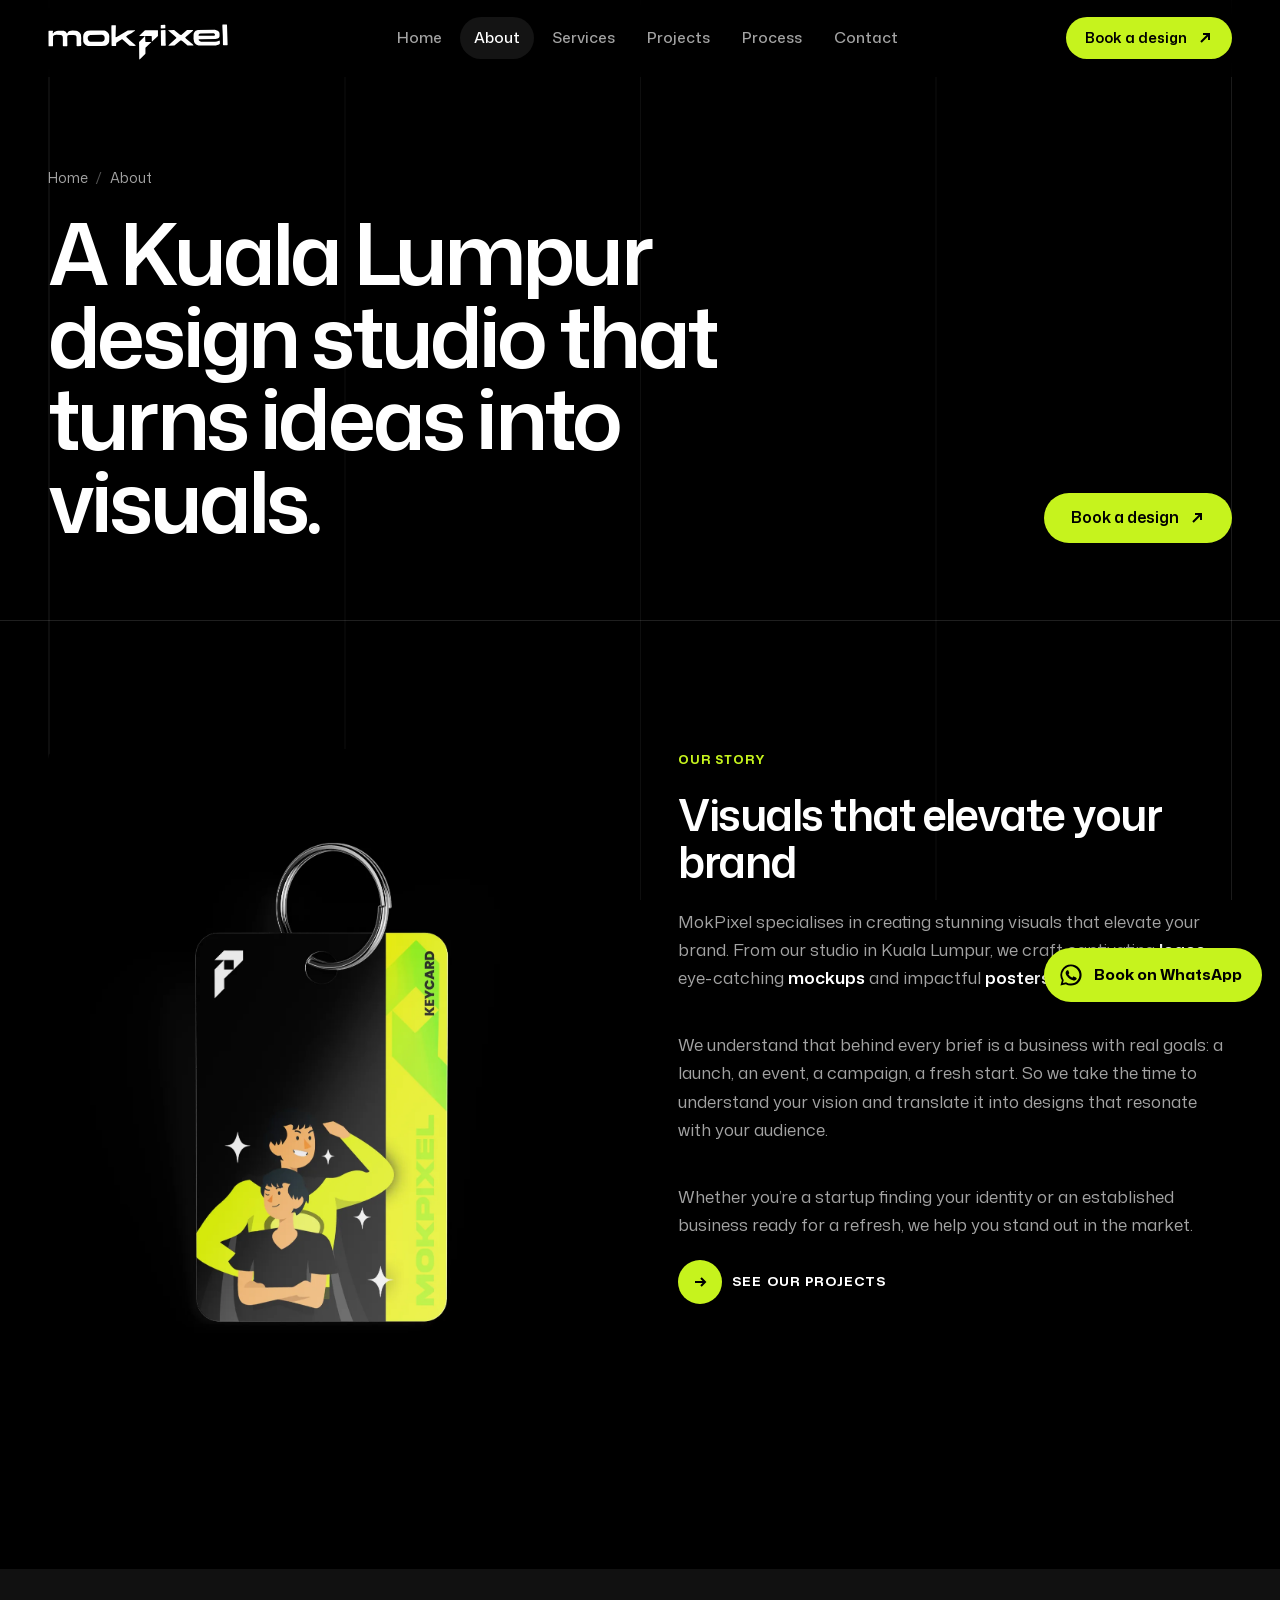
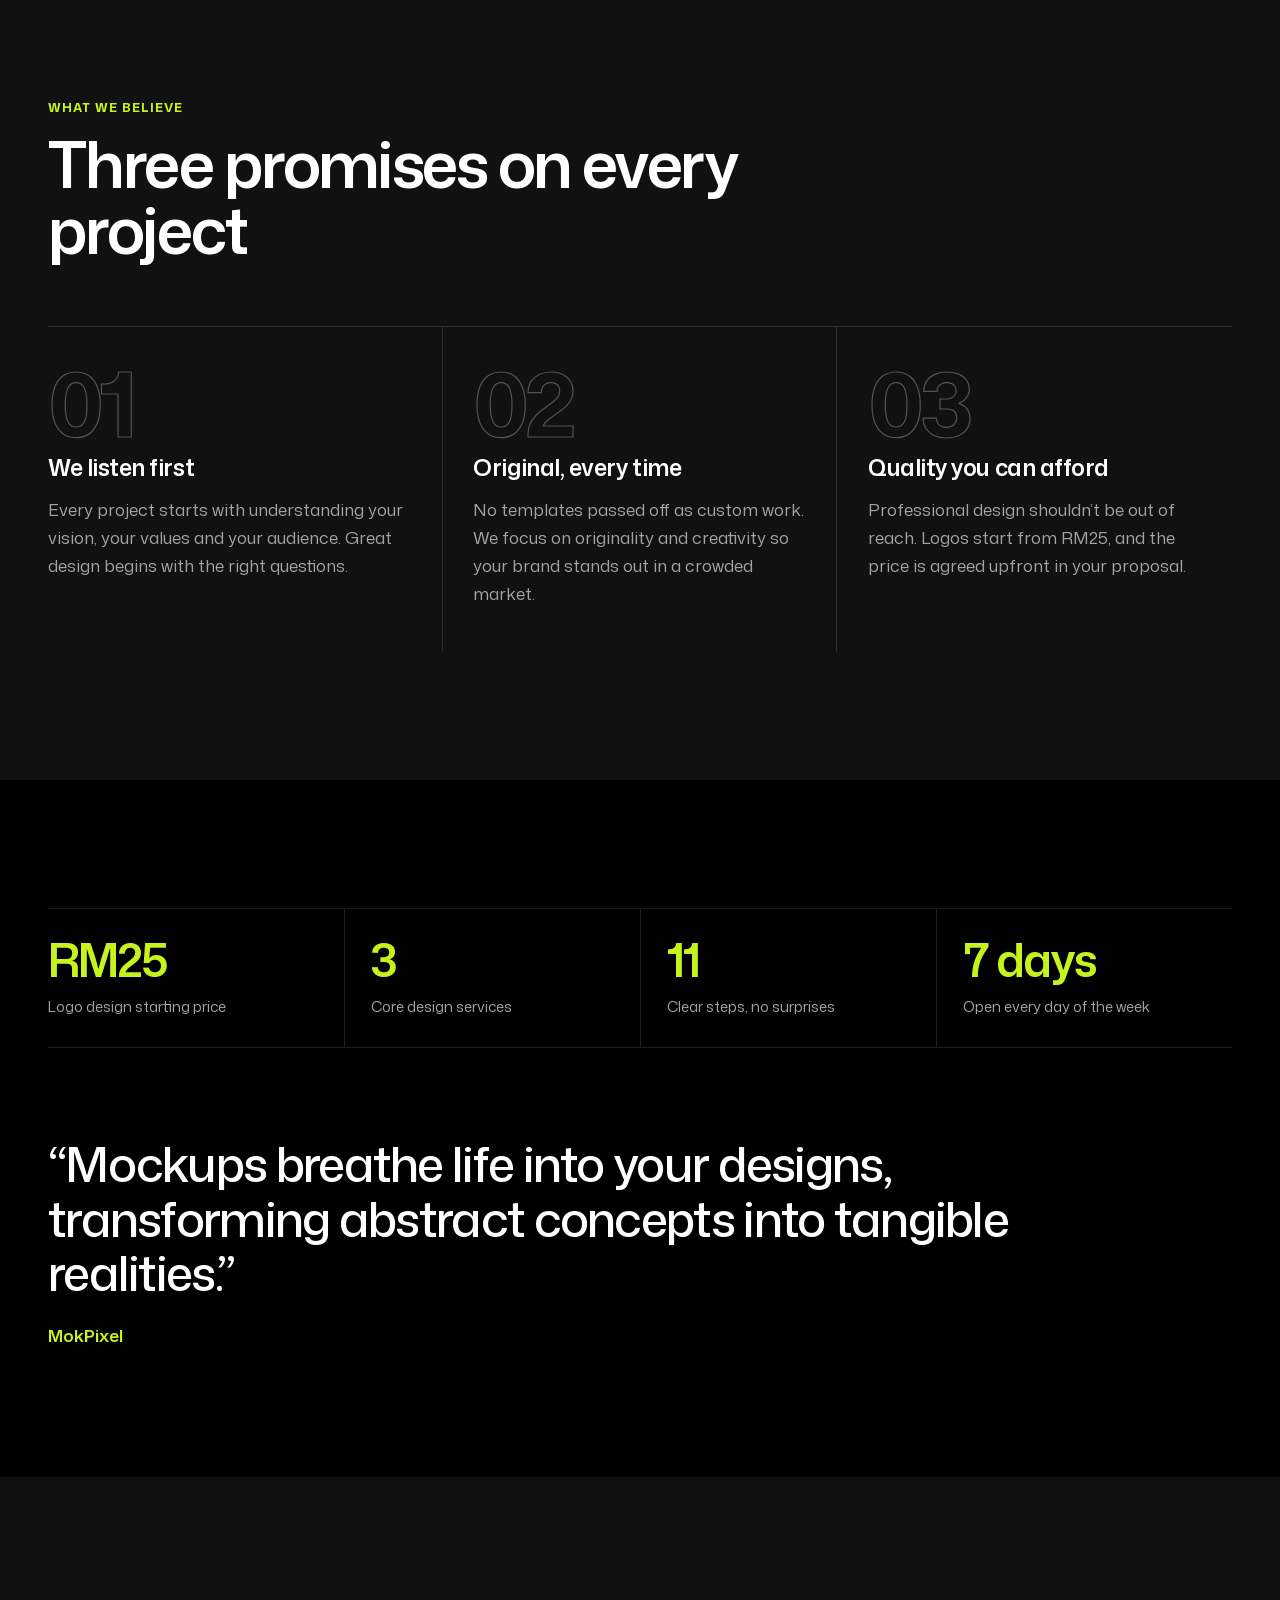
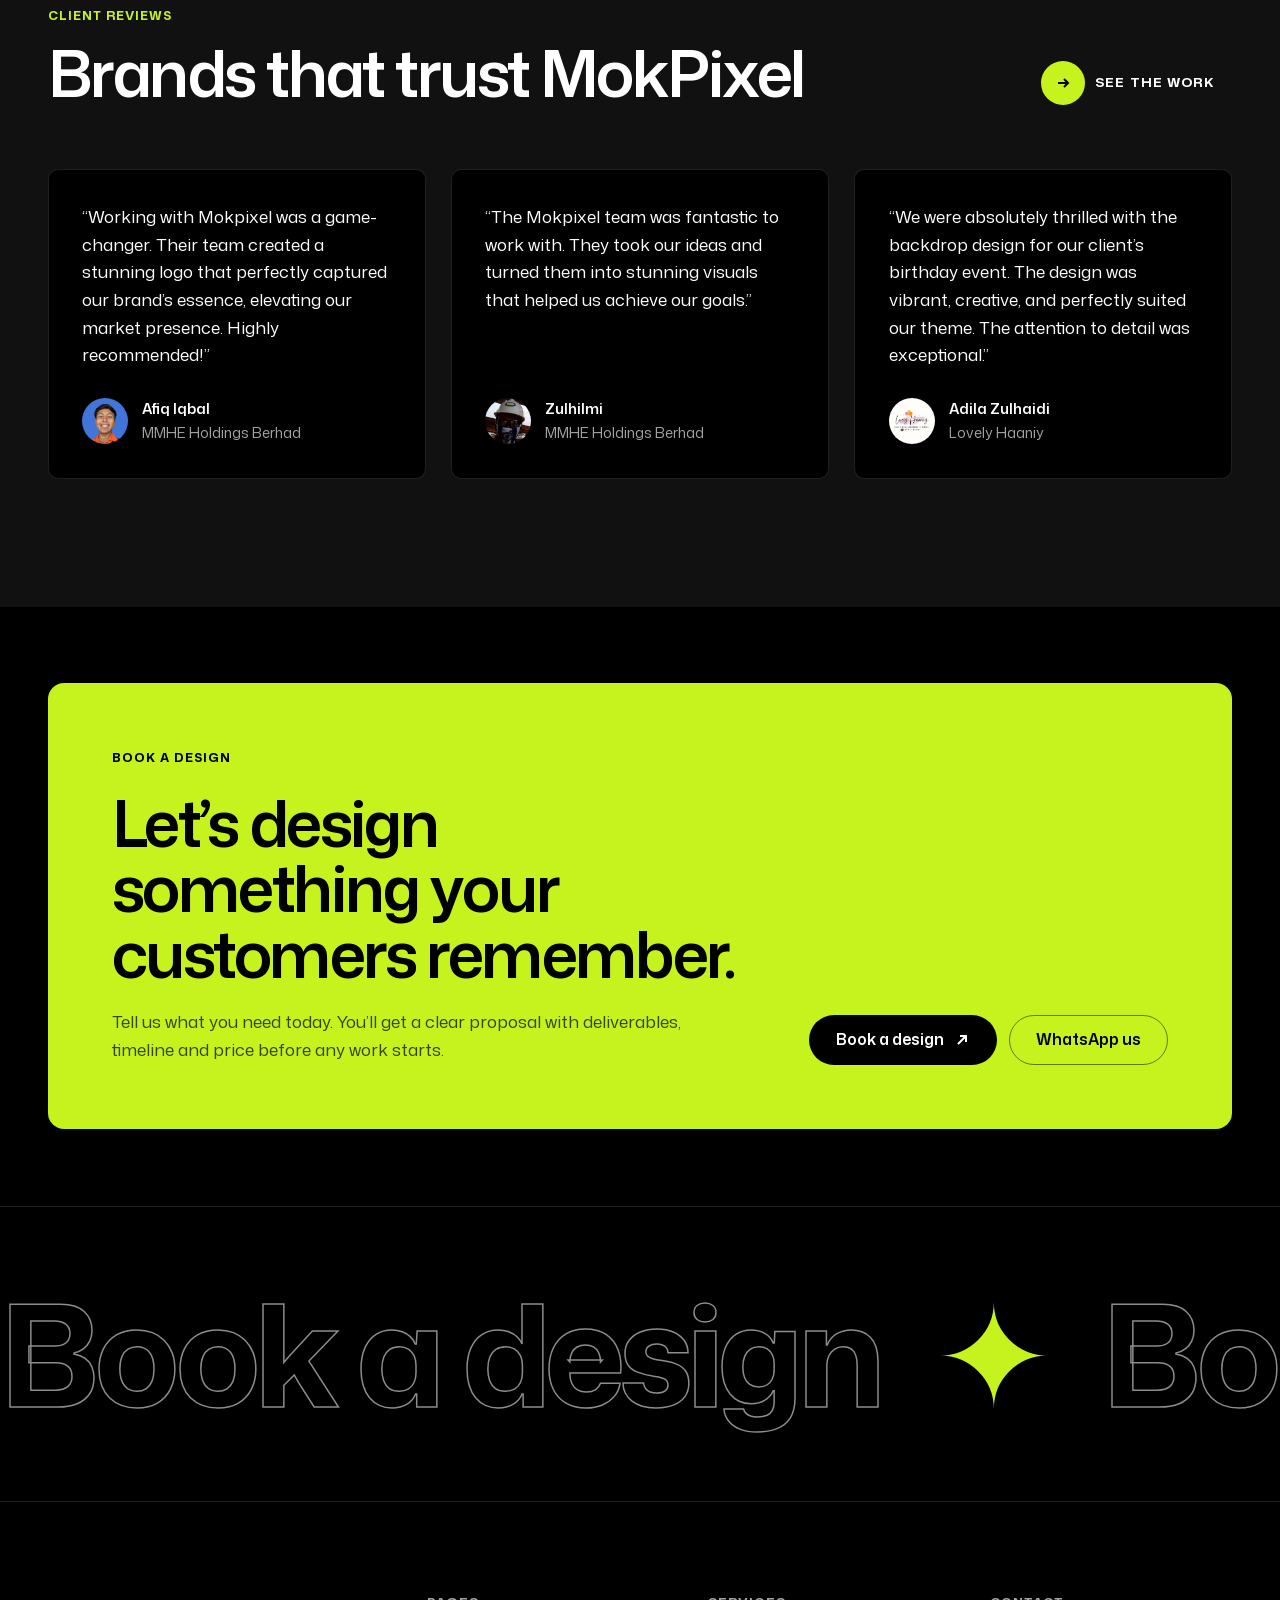
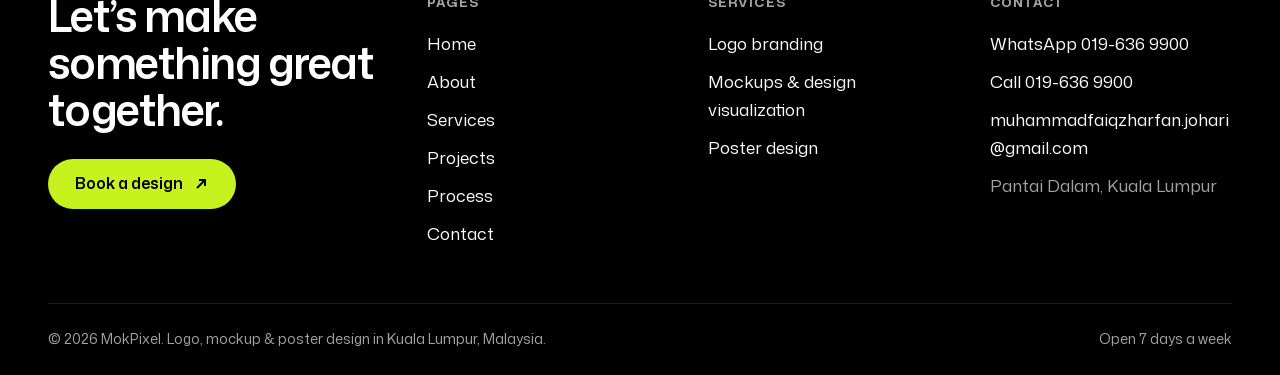
<file: mokpixel/about/index.html>
<!doctype html>
<html lang="en-MY">
<head>
  <meta charset="utf-8">
  <meta name="viewport" content="width=device-width, initial-scale=1, viewport-fit=cover">
  <title>About MokPixel | Graphic Design Studio in Kuala Lumpur</title>
  <meta name="description" content="MokPixel is a Kuala Lumpur graphic design studio creating original logos, mockups and posters for startups and established businesses. Meet the studio and book a design.">
  <link rel="canonical" href="https://mokinho.github.io/mokpixel/about/">
  <meta name="theme-color" content="#000000">
  <meta name="robots" content="index, follow">
  <meta property="og:type" content="website">
  <meta property="og:site_name" content="MokPixel">
  <meta property="og:locale" content="en_MY">
  <meta property="og:title" content="About MokPixel | Graphic Design Studio in Kuala Lumpur">
  <meta property="og:description" content="MokPixel is a Kuala Lumpur graphic design studio creating original logos, mockups and posters for startups and established businesses. Meet the studio and book a design.">
  <meta property="og:url" content="https://mokinho.github.io/mokpixel/about/">
  <meta property="og:image" content="https://mokinho.github.io/mokpixel/assets/og-image.jpg">
  <meta name="twitter:card" content="summary_large_image">
  <link rel="icon" type="image/png" href="../assets/favicon.png">
  <link rel="apple-touch-icon" href="../assets/apple-touch-icon.png">
  <link rel="preload" href="../assets/fonts/mona.woff2" as="font" type="font/woff2" crossorigin>
  <link rel="stylesheet" href="../assets/css/site.css?v=6">
  <script>document.documentElement.classList.add("js")</script>
  <script type="application/ld+json">{"@context": "https://schema.org", "@type": "ProfessionalService", "@id": "https://mokinho.github.io/mokpixel/#business", "name": "MokPixel", "url": "https://mokinho.github.io/mokpixel/", "logo": "https://mokinho.github.io/mokpixel/assets/apple-touch-icon.png", "image": "https://mokinho.github.io/mokpixel/assets/og-image.jpg", "description": "MokPixel is a graphic design studio in Kuala Lumpur, Malaysia, offering logo branding, mockup design and poster design.", "telephone": "+60196369900", "email": "muhammadfaiqzharfan.johari@gmail.com", "priceRange": "From RM25", "address": {"@type": "PostalAddress", "addressLocality": "Kuala Lumpur", "addressRegion": "Wilayah Persekutuan Kuala Lumpur", "addressCountry": "MY"}, "areaServed": {"@type": "Country", "name": "Malaysia"}, "openingHoursSpecification": [{"@type": "OpeningHoursSpecification", "dayOfWeek": ["Monday", "Tuesday", "Wednesday", "Thursday", "Friday"], "opens": "09:00", "closes": "22:00"}, {"@type": "OpeningHoursSpecification", "dayOfWeek": "Saturday", "opens": "09:00", "closes": "18:00"}, {"@type": "OpeningHoursSpecification", "dayOfWeek": "Sunday", "opens": "09:00", "closes": "12:00"}], "makesOffer": [{"@type": "Offer", "itemOffered": {"@type": "Service", "name": "Logo branding"}, "priceSpecification": {"@type": "PriceSpecification", "minPrice": 25.0, "priceCurrency": "MYR"}}, {"@type": "Offer", "itemOffered": {"@type": "Service", "name": "Mockups & design visualization"}, "priceSpecification": {"@type": "PriceSpecification", "minPrice": 30.0, "priceCurrency": "MYR"}}, {"@type": "Offer", "itemOffered": {"@type": "Service", "name": "Poster design"}, "priceSpecification": {"@type": "PriceSpecification", "minPrice": 30.0, "priceCurrency": "MYR"}}]}</script>
  <script type="application/ld+json">{"@context": "https://schema.org", "@type": "BreadcrumbList", "itemListElement": [{"@type": "ListItem", "position": 1, "name": "Home", "item": "https://mokinho.github.io/mokpixel/"}, {"@type": "ListItem", "position": 2, "name": "About", "item": "https://mokinho.github.io/mokpixel/about/"}]}</script>
  <script type="application/ld+json">{"@context": "https://schema.org", "@type": "AboutPage", "name": "About MokPixel | Graphic Design Studio in Kuala Lumpur", "url": "https://mokinho.github.io/mokpixel/about/"}</script>
</head>
<body>
<a class="skip" href="#main">Skip to content</a>
<div class="gridlines" aria-hidden="true"><div class="wrap"><div></div></div></div>
<header class="hdr">
  <div class="wrap hdr-in">
    <a class="logo" href="../" aria-label="MokPixel home"><svg class="logo-word" viewBox="0 0 293.7 58.7" role="img" aria-hidden="true" focusable="false"><path fill="currentColor" fill-rule="evenodd" d="M53.7 17.7 53.0 16.0 51.0 13.4 47.7 11.4 45.7 10.9 39.9 10.8 35.0 11.5 33.0 12.7 31.2 15.3 30.5 15.1 29.0 12.7 25.6 11.1 16.6 11.0 14.1 11.3 10.3 13.1 8.4 15.4 7.7 14.9 7.8 13.1 8.3 12.0 8.0 11.2 1.4 11.0 0.9 11.4 0.8 12.9 0.9 35.8 1.2 36.2 2.3 36.4 7.7 36.3 8.1 36.0 8.3 20.1 9.1 19.0 10.0 18.5 13.3 17.7 21.5 18.0 23.4 19.4 24.0 20.6 24.2 23.2 24.2 35.6 24.4 36.0 25.3 36.3 30.9 36.2 31.4 35.9 31.6 34.9 31.4 20.6 31.8 19.2 32.7 18.5 34.4 17.9 41.5 17.8 44.6 18.5 45.9 19.6 46.5 20.8 46.7 35.8 48.4 36.2 53.7 36.0 54.2 34.1 54.3 30.8 54.0 28.1 54.2 22.7Z M99.3 16.8 97.9 14.4 96.8 13.3 94.4 11.6 91.9 10.7 69.4 10.6 64.9 10.9 63.1 11.6 59.7 14.0 57.8 17.2 57.3 20.7 57.6 29.1 58.6 31.1 60.4 33.4 63.7 35.3 65.8 36.0 87.6 36.0 93.2 35.4 95.4 34.5 97.5 32.7 98.6 31.2 99.7 28.8 100.0 19.6Z M64.9 21.8 65.4 20.4 66.6 19.0 68.9 17.8 87.7 17.6 89.7 18.1 91.6 19.7 92.2 21.3 92.4 23.5 92.1 25.5 91.2 27.2 89.3 28.5 87.9 28.9 69.4 29.0 67.7 28.5 65.9 27.0 64.8 24.0Z M178.9 10.1 158.9 10.1 157.7 10.7 149.2 18.7 149.1 19.4 149.5 19.6 157.4 19.5 158.0 20.1 148.5 29.4 148.8 56.8 149.1 57.7 149.9 57.5 158.5 49.1 158.9 48.0 158.9 38.7 168.3 29.9 168.0 29.2 159.4 29.2 158.8 28.8 158.4 19.9 158.9 19.5 168.8 19.6 169.2 20.6 169.3 28.0 169.7 28.4 170.1 28.3 179.3 19.4 179.3 10.8Z M184.4 10.0 184.0 10.4 184.3 34.9 184.9 35.4 191.3 35.3 191.8 35.0 192.1 34.2 191.8 30.5 191.6 10.4 191.1 9.9Z M236.8 10.0 235.9 9.6 227.1 9.8 225.7 10.6 217.4 17.9 215.2 17.6 205.7 9.9 195.9 10.0 196.0 10.6 207.0 19.8 209.5 22.3 209.0 23.4 196.5 34.5 196.4 35.1 197.1 35.4 206.2 35.1 216.0 26.8 217.1 26.8 218.5 27.5 227.6 35.0 237.4 34.9 236.0 33.2 225.3 24.2 223.8 22.6 224.5 21.4 235.5 11.7Z M279.2 13.5 277.4 11.6 275.6 10.4 272.2 9.4 244.3 9.6 240.8 11.0 239.2 12.6 237.8 15.2 237.4 17.4 237.3 23.9 238.3 29.3 239.4 31.2 241.7 33.4 243.2 34.3 245.5 35.0 273.6 34.9 277.6 34.0 278.8 33.5 280.2 32.3 280.3 29.0 280.1 27.6 279.7 27.1 275.5 28.5 272.4 28.9 249.5 29.0 247.2 27.9 245.9 26.5 245.6 25.3 246.3 24.9 248.1 24.7 272.8 24.6 276.6 23.8 278.8 22.3 279.8 20.0 279.7 15.6Z M245.3 18.5 245.6 17.5 246.9 16.0 248.9 15.3 270.0 15.2 271.5 15.8 272.3 16.8 272.0 18.4 271.2 19.0 269.9 19.2 246.1 19.3Z M103.6 2.2 103.3 5.4 103.7 34.8 104.1 35.7 110.7 35.7 111.1 35.1 111.1 32.2 111.5 30.5 120.4 24.9 121.2 25.0 123.5 26.8 133.0 35.5 140.1 35.7 142.9 35.4 142.9 34.8 135.1 28.0 127.3 20.6 129.8 18.5 136.1 14.9 140.0 12.1 141.3 11.6 142.1 10.7 141.9 10.3 130.1 10.4 112.0 21.4 110.8 21.7 110.2 21.1 110.7 2.4 110.1 2.0Z M191.3 1.8 190.6 1.4 184.2 1.6 183.9 1.9 183.8 6.9 185.0 7.4 191.3 7.1Z M285.0 0.7 284.4 1.2 284.3 3.8 285.1 19.8 285.3 34.0 286.1 34.8 292.0 34.8 292.9 34.3 291.9 1.5 291.5 0.8Z"/></svg></a>
    <nav class="nav" id="nav" aria-label="Main"><a href=".././">Home</a><a href="../about/" aria-current="page">About</a><a href="../services/">Services</a><a href="../projects/">Projects</a><a href="../process/">Process</a><a href="../contact/">Contact</a><a class="btn btn-neon" href="../contact/#book">Book a design <svg viewBox="0 0 16 16" aria-hidden="true"><path d="M4 12L12 4M6 4h6v6"/></svg></a></nav>
    <a class="btn btn-neon btn-sm hdr-cta" href="../contact/#book">Book a design <svg viewBox="0 0 16 16" aria-hidden="true"><path d="M4 12L12 4M6 4h6v6"/></svg></a>
    <button class="burger" aria-expanded="false" aria-controls="nav" aria-label="Open menu"><span></span><span></span></button>
  </div>
</header>
<main id="main">

  <section class="page-hero">
    <div class="wrap">
      <ol class="crumbs" aria-label="Breadcrumb"><li><a href="../">Home</a></li><li aria-current="page">About</li></ol>
      <div class="page-hero-row">
        <h1 class="h-display">A Kuala Lumpur design studio that turns ideas into visuals.</h1>
        <a class="btn btn-neon" href="../contact/#book">Book a design <svg viewBox="0 0 16 16" aria-hidden="true"><path d="M4 12L12 4M6 4h6v6"/></svg></a>
      </div>
    </div>
  </section>

  <section class="section">
    <div class="wrap split">
      <figure class="split-media reveal" style="aspect-ratio:4/5"><img src="../assets/img/hero.webp" alt="MokPixel keycard mockup with a neon illustrated character" width="1453" height="1800" loading="lazy"></figure>
      <div class="stack prose reveal">
        <span class="kicker">Our story</span>
        <h2 class="h-lg">Visuals that elevate your brand</h2>
        <p>MokPixel specialises in creating stunning visuals that elevate your brand. From our studio in Kuala Lumpur, we craft captivating <strong>logos</strong>, eye-catching <strong>mockups</strong> and impactful <strong>posters</strong>.</p>
        <p>We understand that behind every brief is a business with real goals: a launch, an event, a campaign, a fresh start. So we take the time to understand your vision and translate it into designs that resonate with your audience.</p>
        <p>Whether you’re a startup finding your identity or an established business ready for a refresh, we help you stand out in the market.</p>
        <a class="dot-link" href="../projects/">See our projects</a>
      </div>
    </div>
  </section>

  <section class="section band">
    <div class="wrap">
      <div class="sec-head"><div><span class="kicker">What we believe</span><h2 class="h-xl">Three promises on every project</h2></div></div>
      <div class="svc-grid"><article class="svc-card reveal"><span class="svc-num" aria-hidden="true">01</span><h3 class="h-md">We listen first</h3><p>Every project starts with understanding your vision, your values and your audience. Great design begins with the right questions.</p></article><article class="svc-card reveal"><span class="svc-num" aria-hidden="true">02</span><h3 class="h-md">Original, every time</h3><p>No templates passed off as custom work. We focus on originality and creativity so your brand stands out in a crowded market.</p></article><article class="svc-card reveal"><span class="svc-num" aria-hidden="true">03</span><h3 class="h-md">Quality you can afford</h3><p>Professional design shouldn’t be out of reach. Logos start from RM25, and the price is agreed upfront in your proposal.</p></article></div>
    </div>
  </section>

  <section class="section">
    <div class="wrap">
      <div class="facts reveal">
        <div class="fact"><b>RM25</b><span>Logo design starting price</span></div>
        <div class="fact"><b>3</b><span>Core design services</span></div>
        <div class="fact"><b>11</b><span>Clear steps, no surprises</span></div>
        <div class="fact"><b>7 days</b><span>Open every day of the week</span></div>
      </div>
      <blockquote class="big-quote reveal">
        <p>“Mockups breathe life into your designs, transforming abstract concepts into tangible realities.”</p>
        <footer>MokPixel</footer>
      </blockquote>
    </div>
  </section>

  <section class="section band">
    <div class="wrap">
      <div class="sec-head"><div><span class="kicker">Client reviews</span><h2 class="h-xl">Brands that trust MokPixel</h2></div><a class="dot-link" href="../projects/">See the work</a></div>
      <div class="quotes"><blockquote class="quote reveal">
        <p>“Working with Mokpixel was a game-changer. Their team created a stunning logo that perfectly captured our brand’s essence, elevating our market presence. Highly recommended!”</p>
        <footer><img src="../assets/img/t-afiq.webp" alt="Afiq Iqbal" width="46" height="46" loading="lazy"><span><strong>Afiq Iqbal</strong>MMHE Holdings Berhad</span></footer>
      </blockquote><blockquote class="quote reveal">
        <p>“The Mokpixel team was fantastic to work with. They took our ideas and turned them into stunning visuals that helped us achieve our goals.”</p>
        <footer><img src="../assets/img/t-zulhilmi.webp" alt="Zulhilmi" width="46" height="46" loading="lazy"><span><strong>Zulhilmi</strong>MMHE Holdings Berhad</span></footer>
      </blockquote><blockquote class="quote reveal">
        <p>“We were absolutely thrilled with the backdrop design for our client’s birthday event. The design was vibrant, creative, and perfectly suited our theme. The attention to detail was exceptional.”</p>
        <footer><img src="../assets/img/t-adila.webp" alt="Adila Zulhaidi" width="46" height="46" loading="lazy"><span><strong>Adila Zulhaidi</strong>Lovely Haaniy</span></footer>
      </blockquote></div>
    </div>
  </section>

  <section class="section-tight">
    <div class="wrap">
      <div class="cta-box reveal">
        <div class="stack">
          <span class="kicker">Book a design</span>
          <h2 class="h-xl">Let’s design something your customers remember.</h2>
          <p class="lede">Tell us what you need today. You’ll get a clear proposal with deliverables, timeline and price before any work starts.</p>
        </div>
        <div class="cta-actions">
          <a class="btn btn-dark" href="../contact/#book">Book a design <svg viewBox="0 0 16 16" aria-hidden="true"><path d="M4 12L12 4M6 4h6v6"/></svg></a>
          <a class="btn btn-dark-line" href="https://wa.me/60196369900?text=Hi%20MokPixel%2C%20I%27d%20like%20to%20book%20a%20design." target="_blank" rel="noopener">WhatsApp us</a>
        </div>
      </div>
    </div>
  </section>
</main>
<a class="cta-marquee" href="../contact/#book" aria-label="Book a design"><div class="cta-track" aria-hidden="true"><span>Book a design</span><i>✦</i><span>Book a design</span><i>✦</i><span>Book a design</span><i>✦</i><span>Book a design</span><i>✦</i><span>Book a design</span><i>✦</i><span>Book a design</span><i>✦</i></div></a>
<footer class="ftr">
  <div class="wrap">
    <div class="ftr-top">
      <div>
        <h2 class="h-lg">Let’s make something great together.</h2>
        <a class="btn btn-neon" href="../contact/#book">Book a design <svg viewBox="0 0 16 16" aria-hidden="true"><path d="M4 12L12 4M6 4h6v6"/></svg></a>
      </div>
      <div><h3>Pages</h3><ul><li><a href=".././">Home</a></li><li><a href="../about/">About</a></li><li><a href="../services/">Services</a></li><li><a href="../projects/">Projects</a></li><li><a href="../process/">Process</a></li><li><a href="../contact/">Contact</a></li></ul></div>
      <div><h3>Services</h3><ul><li><a href="../services/#logo-branding">Logo branding</a></li><li><a href="../services/#mockups">Mockups & design visualization</a></li><li><a href="../services/#poster-design">Poster design</a></li></ul></div>
      <div><h3>Contact</h3><ul>
        <li><a href="https://wa.me/60196369900" target="_blank" rel="noopener">WhatsApp 019-636 9900</a></li>
        <li><a href="tel:+60196369900">Call 019-636 9900</a></li>
        <li><a href="mailto:muhammadfaiqzharfan.johari@gmail.com">muhammadfaiqzharfan.johari@gmail.com</a></li>
        <li class="muted">Pantai Dalam, Kuala Lumpur</li>
      </ul></div>
    </div>
    <div class="ftr-bottom">
      <p>© <span data-year>2026</span> MokPixel. Logo, mockup &amp; poster design in Kuala Lumpur, Malaysia.</p>
      <p>Open 7 days a week</p>
    </div>
  </div>
</footer>
<a class="fab" href="https://wa.me/60196369900?text=Hi%20MokPixel%2C%20I%27d%20like%20to%20book%20a%20design." target="_blank" rel="noopener" aria-label="Book a design on WhatsApp"><svg viewBox="0 0 32 32" aria-hidden="true"><path fill="currentColor" d="M16 3a13 13 0 0 0-11.2 19.6L3 29l6.6-1.7A13 13 0 1 0 16 3zm0 23.6c-2 0-3.9-.5-5.6-1.5l-.4-.2-3.9 1 1-3.8-.3-.4A10.6 10.6 0 1 1 16 26.6zm5.8-7.9c-.3-.2-1.9-.9-2.2-1s-.5-.2-.7.2l-1 1.2c-.2.2-.4.2-.7.1a8.7 8.7 0 0 1-4.3-3.8c-.3-.6.3-.5.9-1.7.1-.2 0-.4 0-.5l-1-2.4c-.3-.6-.5-.5-.7-.5h-.6c-.2 0-.6.1-.9.4-.3.3-1.2 1.1-1.2 2.8s1.2 3.2 1.4 3.4c.2.2 2.4 3.6 5.7 5 2.1.9 2.9 1 4 .8.6-.1 1.9-.8 2.2-1.5.3-.7.3-1.4.2-1.5-.1-.2-.3-.3-.6-.4z"/></svg><span>Book on WhatsApp</span></a>
<script src="../assets/js/site.js?v=6" defer></script>
</body>
</html>
</file>
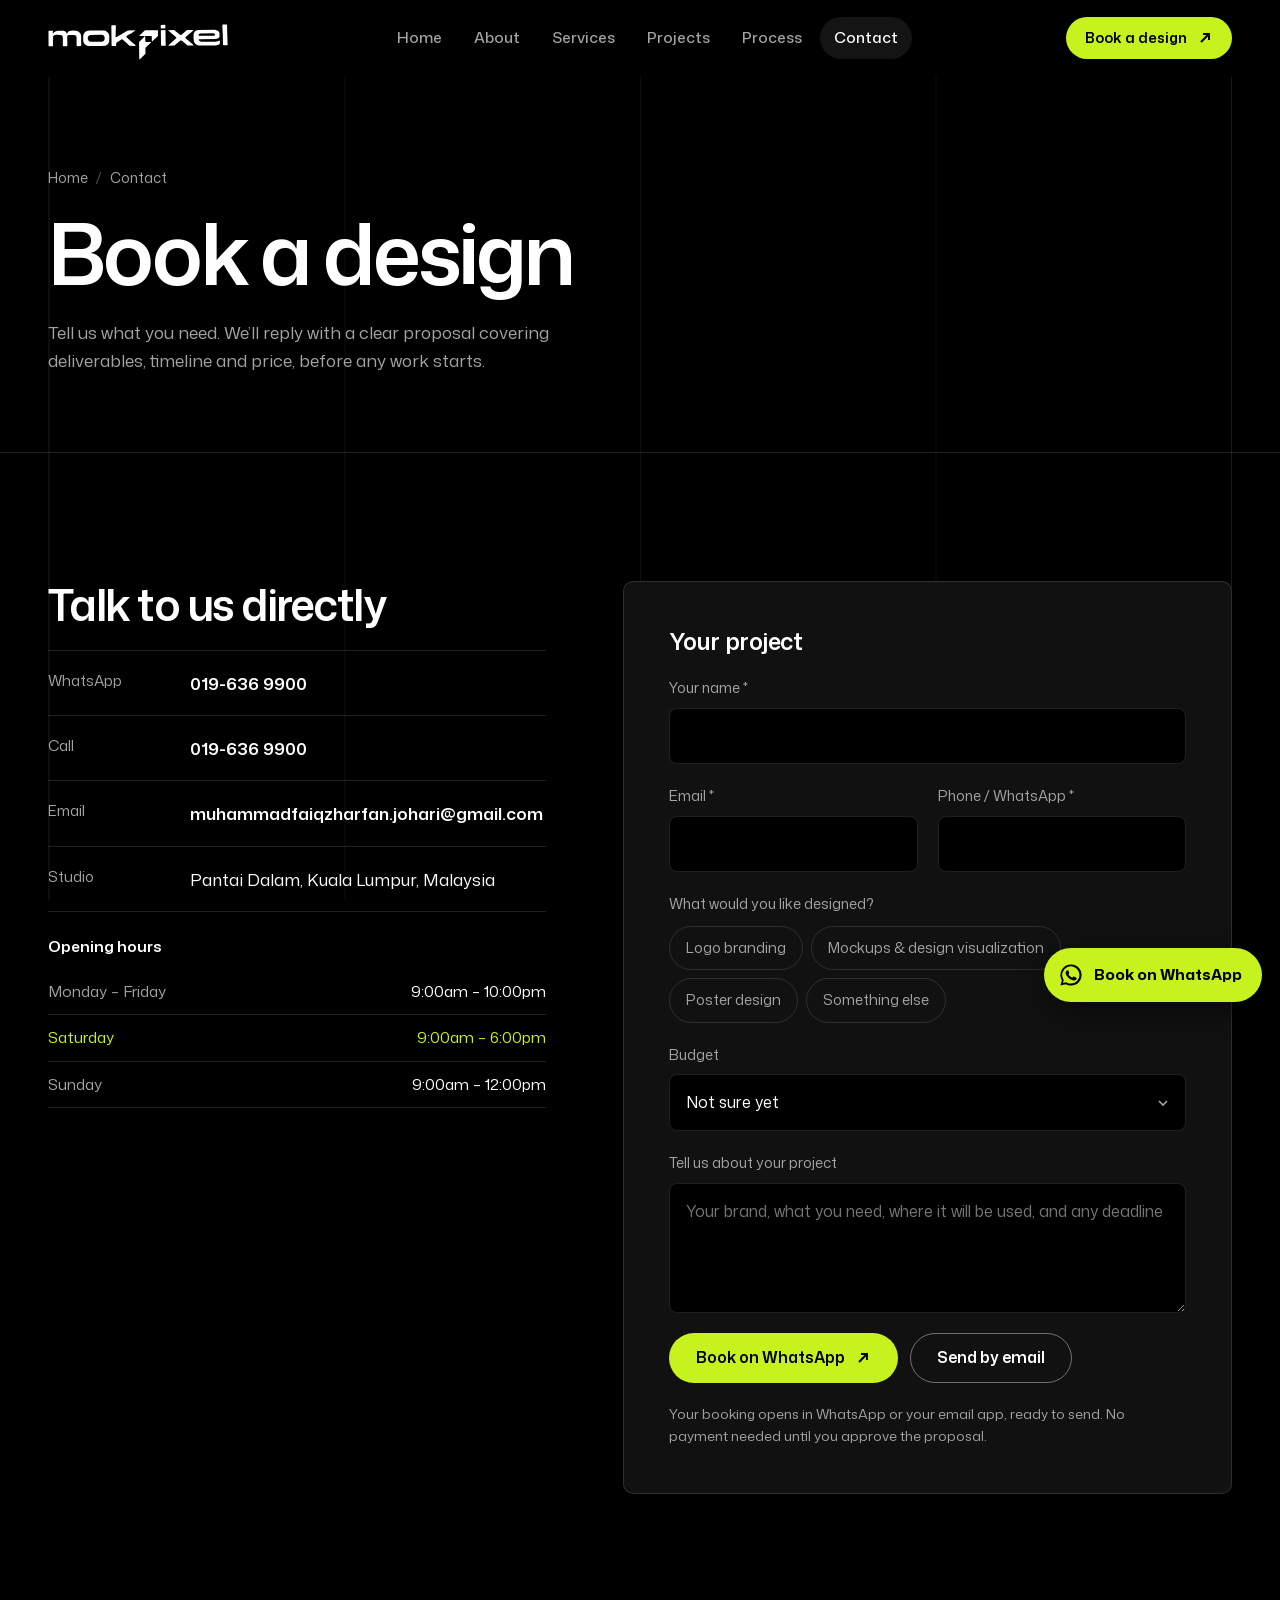
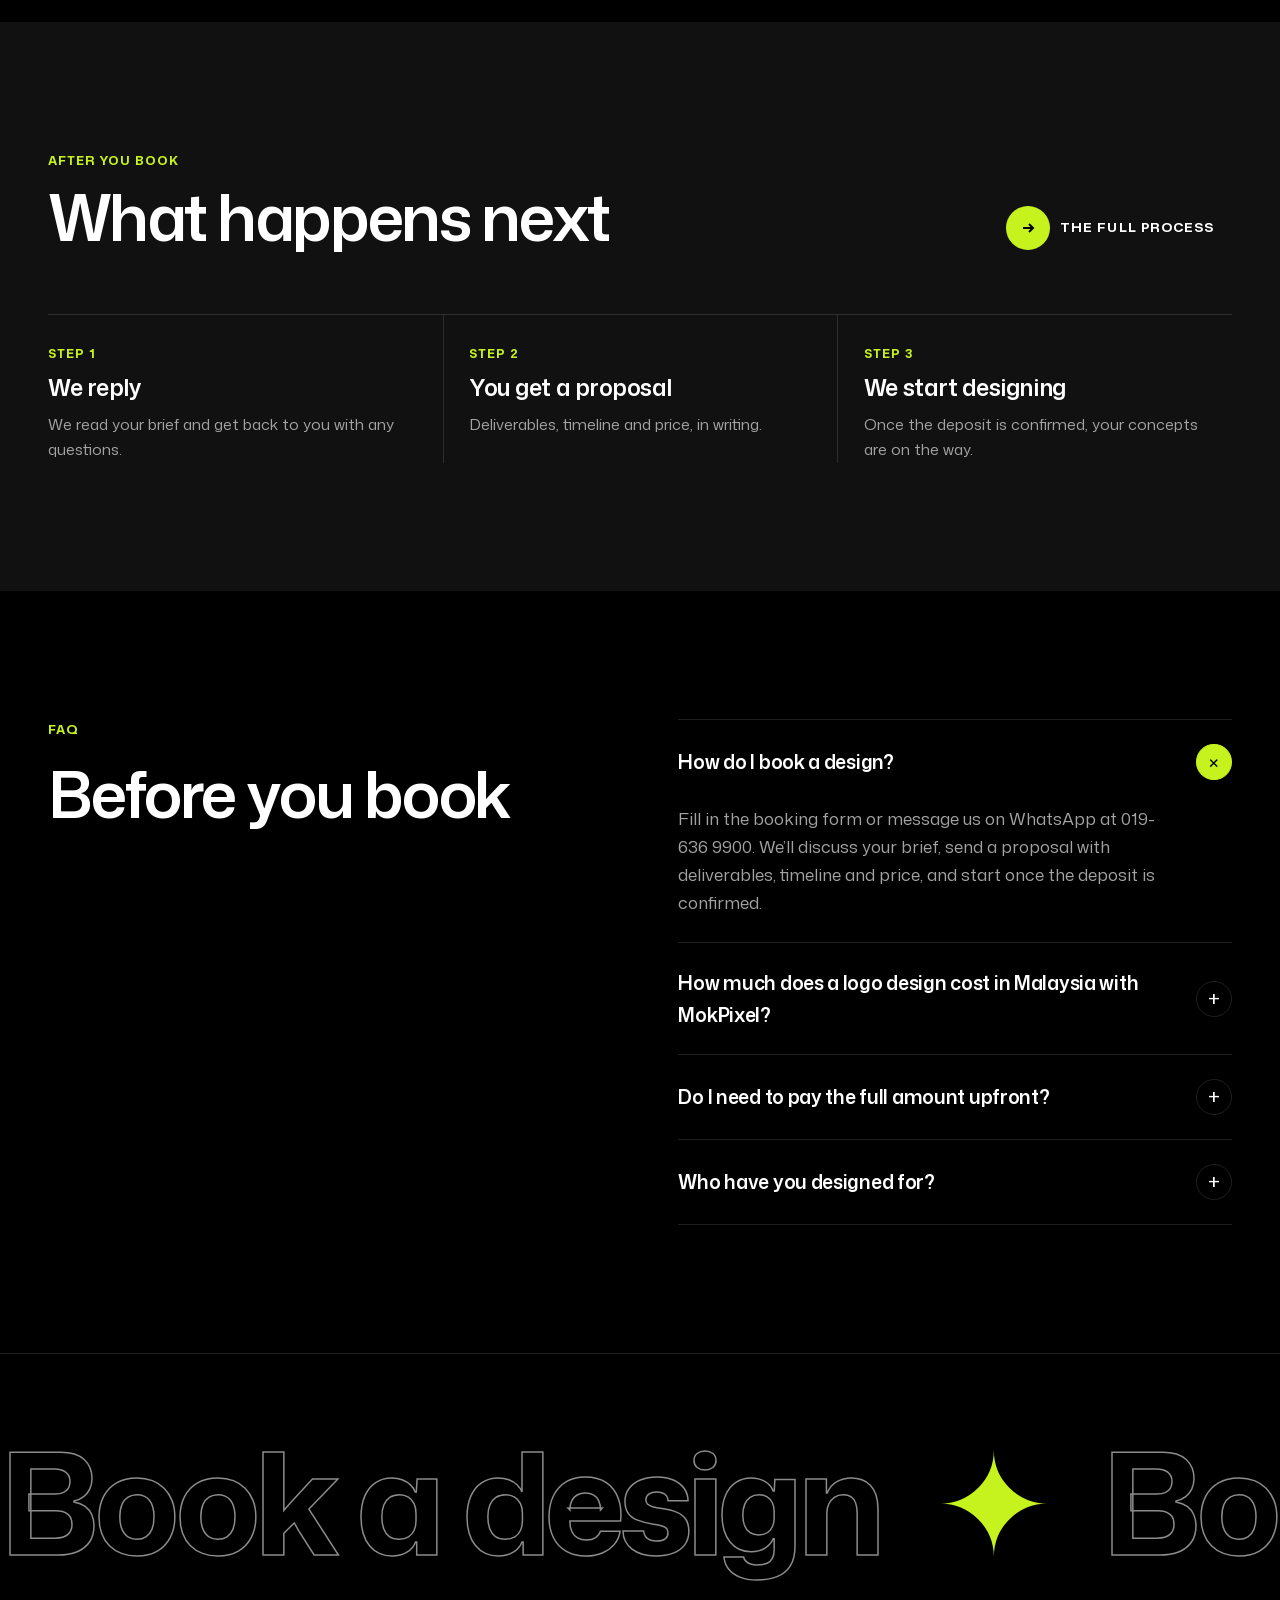
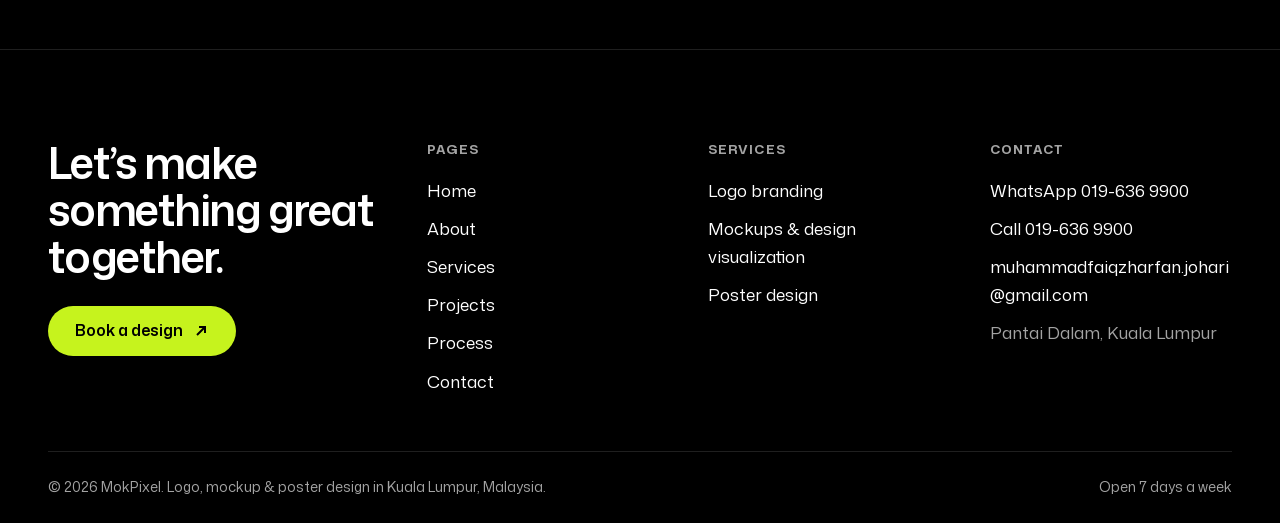
<file: mokpixel/contact/index.html>
<!doctype html>
<html lang="en-MY">
<head>
  <meta charset="utf-8">
  <meta name="viewport" content="width=device-width, initial-scale=1, viewport-fit=cover">
  <title>Book a Design | Contact MokPixel, Kuala Lumpur</title>
  <meta name="description" content="Book a logo, mockup or poster design with MokPixel. Send your brief by WhatsApp or email and get a clear proposal with timeline and price. Call 019-636 9900.">
  <link rel="canonical" href="https://mokinho.github.io/mokpixel/contact/">
  <meta name="theme-color" content="#000000">
  <meta name="robots" content="index, follow">
  <meta property="og:type" content="website">
  <meta property="og:site_name" content="MokPixel">
  <meta property="og:locale" content="en_MY">
  <meta property="og:title" content="Book a Design | Contact MokPixel, Kuala Lumpur">
  <meta property="og:description" content="Book a logo, mockup or poster design with MokPixel. Send your brief by WhatsApp or email and get a clear proposal with timeline and price. Call 019-636 9900.">
  <meta property="og:url" content="https://mokinho.github.io/mokpixel/contact/">
  <meta property="og:image" content="https://mokinho.github.io/mokpixel/assets/og-image.jpg">
  <meta name="twitter:card" content="summary_large_image">
  <link rel="icon" type="image/png" href="../assets/favicon.png">
  <link rel="apple-touch-icon" href="../assets/apple-touch-icon.png">
  <link rel="preload" href="../assets/fonts/mona.woff2" as="font" type="font/woff2" crossorigin>
  <link rel="stylesheet" href="../assets/css/site.css?v=6">
  <script>document.documentElement.classList.add("js")</script>
  <script type="application/ld+json">{"@context": "https://schema.org", "@type": "ProfessionalService", "@id": "https://mokinho.github.io/mokpixel/#business", "name": "MokPixel", "url": "https://mokinho.github.io/mokpixel/", "logo": "https://mokinho.github.io/mokpixel/assets/apple-touch-icon.png", "image": "https://mokinho.github.io/mokpixel/assets/og-image.jpg", "description": "MokPixel is a graphic design studio in Kuala Lumpur, Malaysia, offering logo branding, mockup design and poster design.", "telephone": "+60196369900", "email": "muhammadfaiqzharfan.johari@gmail.com", "priceRange": "From RM25", "address": {"@type": "PostalAddress", "addressLocality": "Kuala Lumpur", "addressRegion": "Wilayah Persekutuan Kuala Lumpur", "addressCountry": "MY"}, "areaServed": {"@type": "Country", "name": "Malaysia"}, "openingHoursSpecification": [{"@type": "OpeningHoursSpecification", "dayOfWeek": ["Monday", "Tuesday", "Wednesday", "Thursday", "Friday"], "opens": "09:00", "closes": "22:00"}, {"@type": "OpeningHoursSpecification", "dayOfWeek": "Saturday", "opens": "09:00", "closes": "18:00"}, {"@type": "OpeningHoursSpecification", "dayOfWeek": "Sunday", "opens": "09:00", "closes": "12:00"}], "makesOffer": [{"@type": "Offer", "itemOffered": {"@type": "Service", "name": "Logo branding"}, "priceSpecification": {"@type": "PriceSpecification", "minPrice": 25.0, "priceCurrency": "MYR"}}, {"@type": "Offer", "itemOffered": {"@type": "Service", "name": "Mockups & design visualization"}, "priceSpecification": {"@type": "PriceSpecification", "minPrice": 30.0, "priceCurrency": "MYR"}}, {"@type": "Offer", "itemOffered": {"@type": "Service", "name": "Poster design"}, "priceSpecification": {"@type": "PriceSpecification", "minPrice": 30.0, "priceCurrency": "MYR"}}]}</script>
  <script type="application/ld+json">{"@context": "https://schema.org", "@type": "BreadcrumbList", "itemListElement": [{"@type": "ListItem", "position": 1, "name": "Home", "item": "https://mokinho.github.io/mokpixel/"}, {"@type": "ListItem", "position": 2, "name": "Contact", "item": "https://mokinho.github.io/mokpixel/contact/"}]}</script>
  <script type="application/ld+json">{"@context": "https://schema.org", "@type": "ContactPage", "name": "Book a Design | Contact MokPixel, Kuala Lumpur", "url": "https://mokinho.github.io/mokpixel/contact/"}</script>
  <script type="application/ld+json">{"@context": "https://schema.org", "@type": "FAQPage", "mainEntity": [{"@type": "Question", "name": "How do I book a design?", "acceptedAnswer": {"@type": "Answer", "text": "Fill in the booking form or message us on WhatsApp at 019-636 9900. We’ll discuss your brief, send a proposal with deliverables, timeline and price, and start once the deposit is confirmed."}}, {"@type": "Question", "name": "How much does a logo design cost in Malaysia with MokPixel?", "acceptedAnswer": {"@type": "Answer", "text": "Logo branding starts from RM25, and mockup and poster design start from RM30. Your final price depends on what you need, and it’s agreed in a written proposal before any work begins, so there are no surprises."}}, {"@type": "Question", "name": "Do I need to pay the full amount upfront?", "acceptedAnswer": {"@type": "Answer", "text": "No. You pay a deposit to start, and the remaining balance before the final files are delivered."}}, {"@type": "Question", "name": "Who have you designed for?", "acceptedAnswer": {"@type": "Answer", "text": "Our clients include teams at MMHE Holdings Berhad, Lovely Haaniy, Dapur Ibu and Barkoba FC, with work ranging from safety campaign stickers to menu billboards, event backdrops and social media feeds."}}]}</script>
</head>
<body>
<a class="skip" href="#main">Skip to content</a>
<div class="gridlines" aria-hidden="true"><div class="wrap"><div></div></div></div>
<header class="hdr">
  <div class="wrap hdr-in">
    <a class="logo" href="../" aria-label="MokPixel home"><svg class="logo-word" viewBox="0 0 293.7 58.7" role="img" aria-hidden="true" focusable="false"><path fill="currentColor" fill-rule="evenodd" d="M53.7 17.7 53.0 16.0 51.0 13.4 47.7 11.4 45.7 10.9 39.9 10.8 35.0 11.5 33.0 12.7 31.2 15.3 30.5 15.1 29.0 12.7 25.6 11.1 16.6 11.0 14.1 11.3 10.3 13.1 8.4 15.4 7.7 14.9 7.8 13.1 8.3 12.0 8.0 11.2 1.4 11.0 0.9 11.4 0.8 12.9 0.9 35.8 1.2 36.2 2.3 36.4 7.7 36.3 8.1 36.0 8.3 20.1 9.1 19.0 10.0 18.5 13.3 17.7 21.5 18.0 23.4 19.4 24.0 20.6 24.2 23.2 24.2 35.6 24.4 36.0 25.3 36.3 30.9 36.2 31.4 35.9 31.6 34.9 31.4 20.6 31.8 19.2 32.7 18.5 34.4 17.9 41.5 17.8 44.6 18.5 45.9 19.6 46.5 20.8 46.7 35.8 48.4 36.2 53.7 36.0 54.2 34.1 54.3 30.8 54.0 28.1 54.2 22.7Z M99.3 16.8 97.9 14.4 96.8 13.3 94.4 11.6 91.9 10.7 69.4 10.6 64.9 10.9 63.1 11.6 59.7 14.0 57.8 17.2 57.3 20.7 57.6 29.1 58.6 31.1 60.4 33.4 63.7 35.3 65.8 36.0 87.6 36.0 93.2 35.4 95.4 34.5 97.5 32.7 98.6 31.2 99.7 28.8 100.0 19.6Z M64.9 21.8 65.4 20.4 66.6 19.0 68.9 17.8 87.7 17.6 89.7 18.1 91.6 19.7 92.2 21.3 92.4 23.5 92.1 25.5 91.2 27.2 89.3 28.5 87.9 28.9 69.4 29.0 67.7 28.5 65.9 27.0 64.8 24.0Z M178.9 10.1 158.9 10.1 157.7 10.7 149.2 18.7 149.1 19.4 149.5 19.6 157.4 19.5 158.0 20.1 148.5 29.4 148.8 56.8 149.1 57.7 149.9 57.5 158.5 49.1 158.9 48.0 158.9 38.7 168.3 29.9 168.0 29.2 159.4 29.2 158.8 28.8 158.4 19.9 158.9 19.5 168.8 19.6 169.2 20.6 169.3 28.0 169.7 28.4 170.1 28.3 179.3 19.4 179.3 10.8Z M184.4 10.0 184.0 10.4 184.3 34.9 184.9 35.4 191.3 35.3 191.8 35.0 192.1 34.2 191.8 30.5 191.6 10.4 191.1 9.9Z M236.8 10.0 235.9 9.6 227.1 9.8 225.7 10.6 217.4 17.9 215.2 17.6 205.7 9.9 195.9 10.0 196.0 10.6 207.0 19.8 209.5 22.3 209.0 23.4 196.5 34.5 196.4 35.1 197.1 35.4 206.2 35.1 216.0 26.8 217.1 26.8 218.5 27.5 227.6 35.0 237.4 34.9 236.0 33.2 225.3 24.2 223.8 22.6 224.5 21.4 235.5 11.7Z M279.2 13.5 277.4 11.6 275.6 10.4 272.2 9.4 244.3 9.6 240.8 11.0 239.2 12.6 237.8 15.2 237.4 17.4 237.3 23.9 238.3 29.3 239.4 31.2 241.7 33.4 243.2 34.3 245.5 35.0 273.6 34.9 277.6 34.0 278.8 33.5 280.2 32.3 280.3 29.0 280.1 27.6 279.7 27.1 275.5 28.5 272.4 28.9 249.5 29.0 247.2 27.9 245.9 26.5 245.6 25.3 246.3 24.9 248.1 24.7 272.8 24.6 276.6 23.8 278.8 22.3 279.8 20.0 279.7 15.6Z M245.3 18.5 245.6 17.5 246.9 16.0 248.9 15.3 270.0 15.2 271.5 15.8 272.3 16.8 272.0 18.4 271.2 19.0 269.9 19.2 246.1 19.3Z M103.6 2.2 103.3 5.4 103.7 34.8 104.1 35.7 110.7 35.7 111.1 35.1 111.1 32.2 111.5 30.5 120.4 24.9 121.2 25.0 123.5 26.8 133.0 35.5 140.1 35.7 142.9 35.4 142.9 34.8 135.1 28.0 127.3 20.6 129.8 18.5 136.1 14.9 140.0 12.1 141.3 11.6 142.1 10.7 141.9 10.3 130.1 10.4 112.0 21.4 110.8 21.7 110.2 21.1 110.7 2.4 110.1 2.0Z M191.3 1.8 190.6 1.4 184.2 1.6 183.9 1.9 183.8 6.9 185.0 7.4 191.3 7.1Z M285.0 0.7 284.4 1.2 284.3 3.8 285.1 19.8 285.3 34.0 286.1 34.8 292.0 34.8 292.9 34.3 291.9 1.5 291.5 0.8Z"/></svg></a>
    <nav class="nav" id="nav" aria-label="Main"><a href=".././">Home</a><a href="../about/">About</a><a href="../services/">Services</a><a href="../projects/">Projects</a><a href="../process/">Process</a><a href="../contact/" aria-current="page">Contact</a><a class="btn btn-neon" href="../contact/#book">Book a design <svg viewBox="0 0 16 16" aria-hidden="true"><path d="M4 12L12 4M6 4h6v6"/></svg></a></nav>
    <a class="btn btn-neon btn-sm hdr-cta" href="../contact/#book">Book a design <svg viewBox="0 0 16 16" aria-hidden="true"><path d="M4 12L12 4M6 4h6v6"/></svg></a>
    <button class="burger" aria-expanded="false" aria-controls="nav" aria-label="Open menu"><span></span><span></span></button>
  </div>
</header>
<main id="main">

  <section class="page-hero">
    <div class="wrap">
      <ol class="crumbs" aria-label="Breadcrumb"><li><a href="../">Home</a></li><li aria-current="page">Contact</li></ol>
      <h1 class="h-display">Book a design</h1>
      <p class="lede">Tell us what you need. We’ll reply with a clear proposal covering deliverables, timeline and price, before any work starts.</p>
    </div>
  </section>

  <section class="section" id="book">
    <div class="wrap contact-grid">
      <div class="stack">
        <h2 class="h-lg">Talk to us directly</h2>
        <ul class="info-list" style="width:100%">
          <li><span>WhatsApp</span><a href="https://wa.me/60196369900?text=Hi%20MokPixel%2C%20I%27d%20like%20to%20book%20a%20design." target="_blank" rel="noopener">019-636 9900</a></li>
          <li><span>Call</span><a href="tel:+60196369900">019-636 9900</a></li>
          <li><span>Email</span><a href="mailto:muhammadfaiqzharfan.johari@gmail.com">muhammadfaiqzharfan.johari@gmail.com</a></li>
          <li><span>Studio</span><p>Pantai Dalam, Kuala Lumpur, Malaysia</p></li>
        </ul>
        <table class="hours">
          <caption>Opening hours</caption>
          <tbody>
            <tr data-day="week"><th scope="row">Monday – Friday</th><td>9:00am – 10:00pm</td></tr>
            <tr data-day="sat"><th scope="row">Saturday</th><td>9:00am – 6:00pm</td></tr>
            <tr data-day="sun"><th scope="row">Sunday</th><td>9:00am – 12:00pm</td></tr>
          </tbody>
        </table>
      </div>

      <form class="form" id="book-form" novalidate>
        <h2 class="h-md">Your project</h2>
        <div class="field"><label for="f-name">Your name *</label><input id="f-name" name="name" type="text" autocomplete="name" required></div>
        <div class="form-row">
          <div class="field"><label for="f-email">Email *</label><input id="f-email" name="email" type="email" autocomplete="email" required></div>
          <div class="field"><label for="f-phone">Phone / WhatsApp *</label><input id="f-phone" name="phone" type="tel" autocomplete="tel" required></div>
        </div>
        <fieldset class="field"><legend>What would you like designed?</legend><div class="chips"><label><input type="checkbox" name="service" value="Logo branding"><span>Logo branding</span></label><label><input type="checkbox" name="service" value="Design visualizations"><span>Mockups & design visualization</span></label><label><input type="checkbox" name="service" value="Poster design"><span>Poster design</span></label><label><input type="checkbox" name="service" value="Something else"><span>Something else</span></label></div></fieldset>
        <div class="field"><label for="f-budget">Budget</label>
          <select id="f-budget" name="budget"><option value="">Not sure yet</option><option>Below RM50</option><option>RM50 – RM100</option><option>RM100 – RM300</option><option>Above RM300</option></select></div>
        <div class="field"><label for="f-msg">Tell us about your project</label><textarea id="f-msg" name="message" placeholder="Your brand, what you need, where it will be used, and any deadline"></textarea></div>
        <p class="form-error" id="form-error" role="alert" hidden></p>
        <div class="form-actions">
          <button class="btn btn-neon" type="submit" data-via="whatsapp">Book on WhatsApp <svg viewBox="0 0 16 16" aria-hidden="true"><path d="M4 12L12 4M6 4h6v6"/></svg></button>
          <button class="btn btn-line" type="submit" data-via="email">Send by email</button>
        </div>
        <p class="form-note">Your booking opens in WhatsApp or your email app, ready to send. No payment needed until you approve the proposal.</p>
      </form>
    </div>
  </section>

  <section class="section band">
    <div class="wrap">
      <div class="sec-head"><div><span class="kicker">After you book</span><h2 class="h-xl">What happens next</h2></div><a class="dot-link" href="../process/">The full process</a></div>
      <div class="mini-steps three"><div class="mini-step"><span class="kicker">Step 1</span><h3 class="h-md">We reply</h3><p>We read your brief and get back to you with any questions.</p></div><div class="mini-step"><span class="kicker">Step 2</span><h3 class="h-md">You get a proposal</h3><p>Deliverables, timeline and price, in writing.</p></div><div class="mini-step"><span class="kicker">Step 3</span><h3 class="h-md">We start designing</h3><p>Once the deposit is confirmed, your concepts are on the way.</p></div></div>
    </div>
  </section>

  <section class="section">
    <div class="wrap split">
      <div class="stack"><span class="kicker">FAQ</span><h2 class="h-xl">Before you book</h2></div>
      <div class="faq"><details open><summary>How do I book a design?</summary><p>Fill in the booking form or message us on WhatsApp at 019-636 9900. We’ll discuss your brief, send a proposal with deliverables, timeline and price, and start once the deposit is confirmed.</p></details><details><summary>How much does a logo design cost in Malaysia with MokPixel?</summary><p>Logo branding starts from RM25, and mockup and poster design start from RM30. Your final price depends on what you need, and it’s agreed in a written proposal before any work begins, so there are no surprises.</p></details><details><summary>Do I need to pay the full amount upfront?</summary><p>No. You pay a deposit to start, and the remaining balance before the final files are delivered.</p></details><details><summary>Who have you designed for?</summary><p>Our clients include teams at MMHE Holdings Berhad, Lovely Haaniy, Dapur Ibu and Barkoba FC, with work ranging from safety campaign stickers to menu billboards, event backdrops and social media feeds.</p></details></div>
    </div>
  </section>
</main>
<a class="cta-marquee" href="../contact/#book" aria-label="Book a design"><div class="cta-track" aria-hidden="true"><span>Book a design</span><i>✦</i><span>Book a design</span><i>✦</i><span>Book a design</span><i>✦</i><span>Book a design</span><i>✦</i><span>Book a design</span><i>✦</i><span>Book a design</span><i>✦</i></div></a>
<footer class="ftr">
  <div class="wrap">
    <div class="ftr-top">
      <div>
        <h2 class="h-lg">Let’s make something great together.</h2>
        <a class="btn btn-neon" href="../contact/#book">Book a design <svg viewBox="0 0 16 16" aria-hidden="true"><path d="M4 12L12 4M6 4h6v6"/></svg></a>
      </div>
      <div><h3>Pages</h3><ul><li><a href=".././">Home</a></li><li><a href="../about/">About</a></li><li><a href="../services/">Services</a></li><li><a href="../projects/">Projects</a></li><li><a href="../process/">Process</a></li><li><a href="../contact/">Contact</a></li></ul></div>
      <div><h3>Services</h3><ul><li><a href="../services/#logo-branding">Logo branding</a></li><li><a href="../services/#mockups">Mockups & design visualization</a></li><li><a href="../services/#poster-design">Poster design</a></li></ul></div>
      <div><h3>Contact</h3><ul>
        <li><a href="https://wa.me/60196369900" target="_blank" rel="noopener">WhatsApp 019-636 9900</a></li>
        <li><a href="tel:+60196369900">Call 019-636 9900</a></li>
        <li><a href="mailto:muhammadfaiqzharfan.johari@gmail.com">muhammadfaiqzharfan.johari@gmail.com</a></li>
        <li class="muted">Pantai Dalam, Kuala Lumpur</li>
      </ul></div>
    </div>
    <div class="ftr-bottom">
      <p>© <span data-year>2026</span> MokPixel. Logo, mockup &amp; poster design in Kuala Lumpur, Malaysia.</p>
      <p>Open 7 days a week</p>
    </div>
  </div>
</footer>
<a class="fab" href="https://wa.me/60196369900?text=Hi%20MokPixel%2C%20I%27d%20like%20to%20book%20a%20design." target="_blank" rel="noopener" aria-label="Book a design on WhatsApp"><svg viewBox="0 0 32 32" aria-hidden="true"><path fill="currentColor" d="M16 3a13 13 0 0 0-11.2 19.6L3 29l6.6-1.7A13 13 0 1 0 16 3zm0 23.6c-2 0-3.9-.5-5.6-1.5l-.4-.2-3.9 1 1-3.8-.3-.4A10.6 10.6 0 1 1 16 26.6zm5.8-7.9c-.3-.2-1.9-.9-2.2-1s-.5-.2-.7.2l-1 1.2c-.2.2-.4.2-.7.1a8.7 8.7 0 0 1-4.3-3.8c-.3-.6.3-.5.9-1.7.1-.2 0-.4 0-.5l-1-2.4c-.3-.6-.5-.5-.7-.5h-.6c-.2 0-.6.1-.9.4-.3.3-1.2 1.1-1.2 2.8s1.2 3.2 1.4 3.4c.2.2 2.4 3.6 5.7 5 2.1.9 2.9 1 4 .8.6-.1 1.9-.8 2.2-1.5.3-.7.3-1.4.2-1.5-.1-.2-.3-.3-.6-.4z"/></svg><span>Book on WhatsApp</span></a>
<script src="../assets/js/site.js?v=6" defer></script>
</body>
</html>
</file>
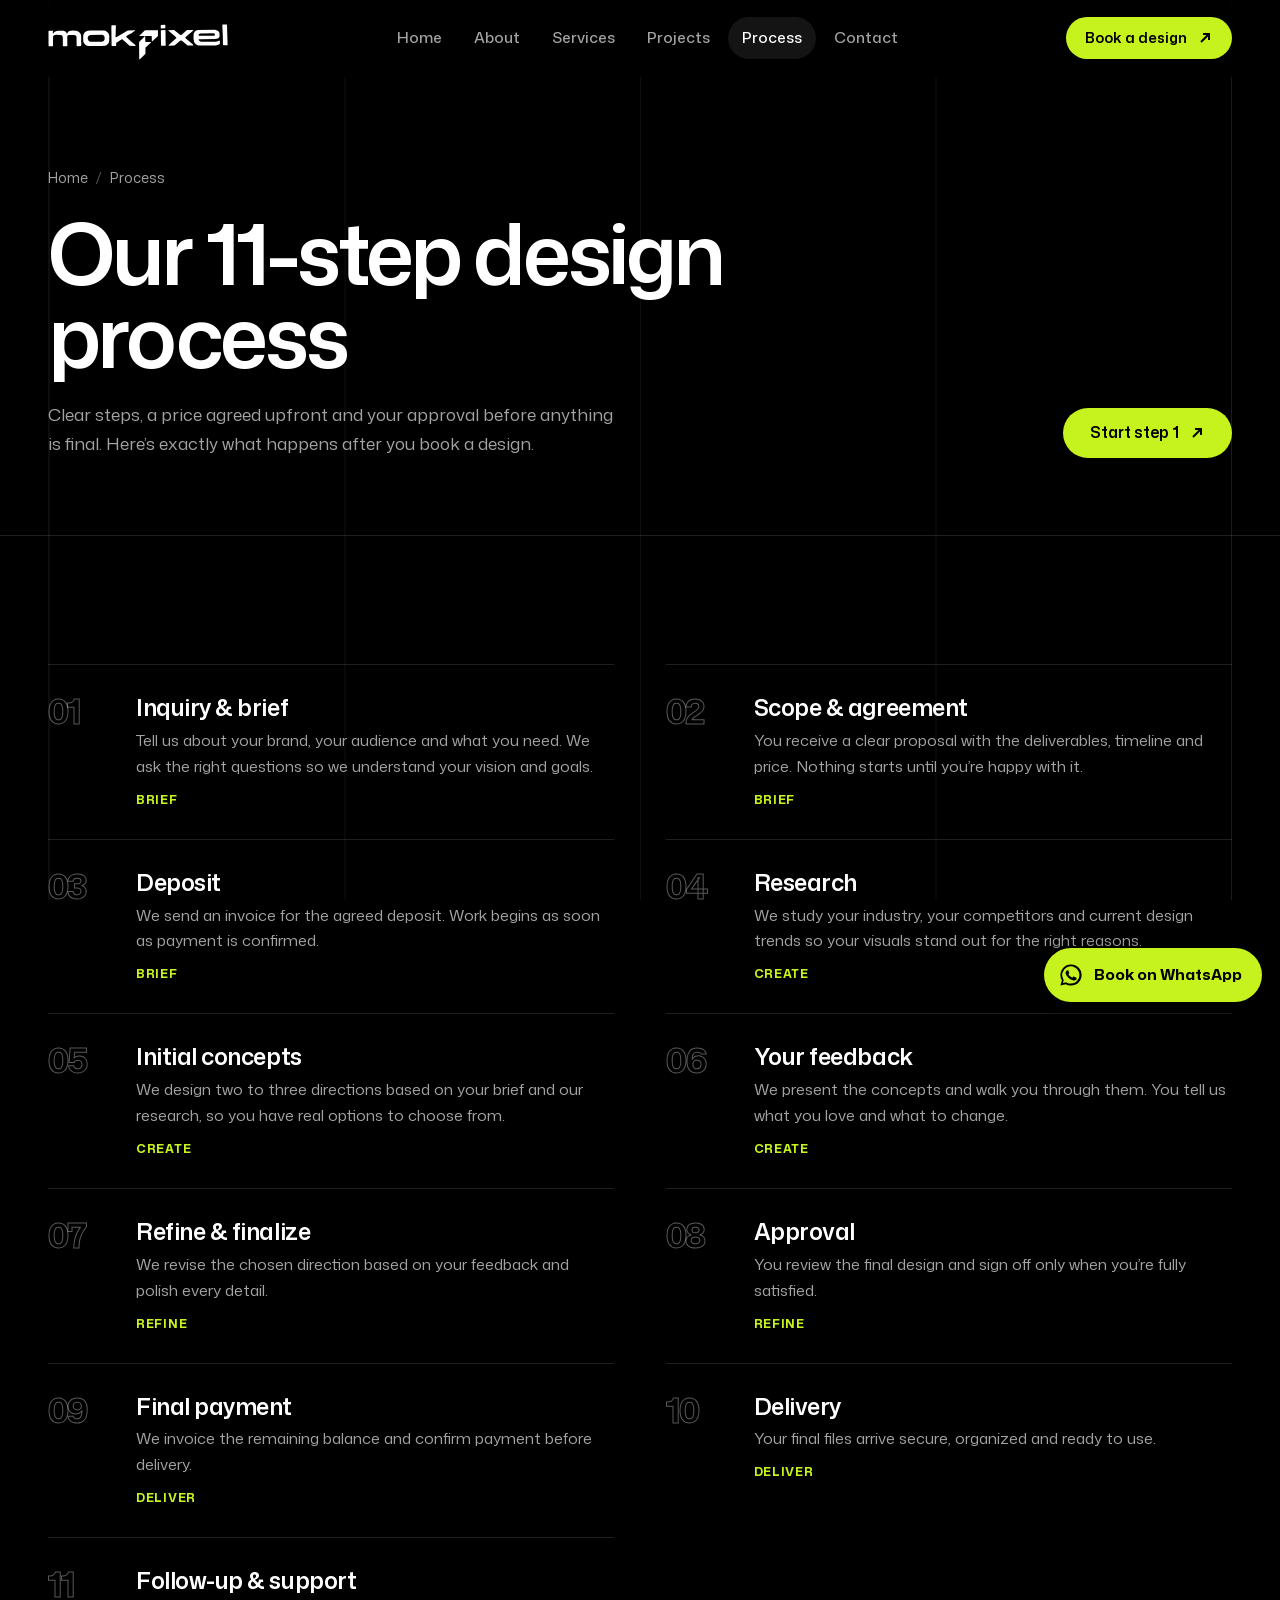
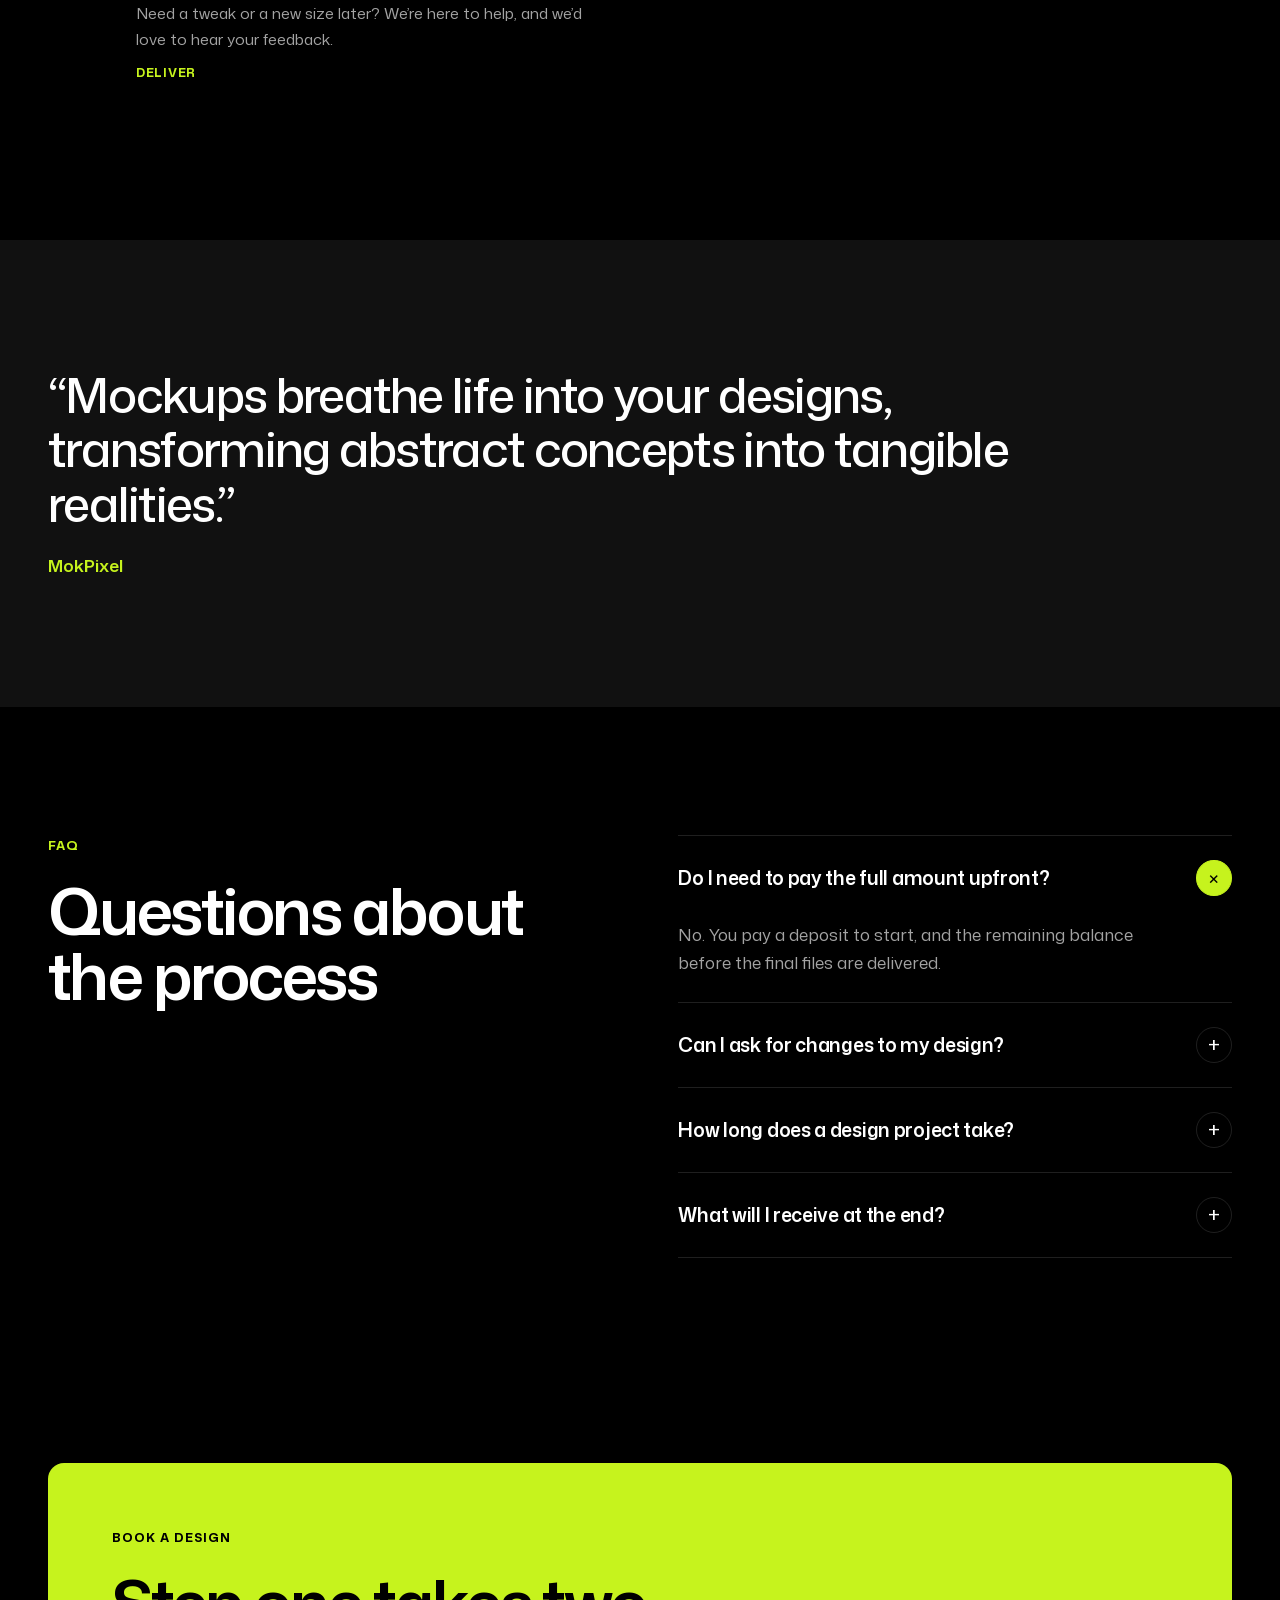
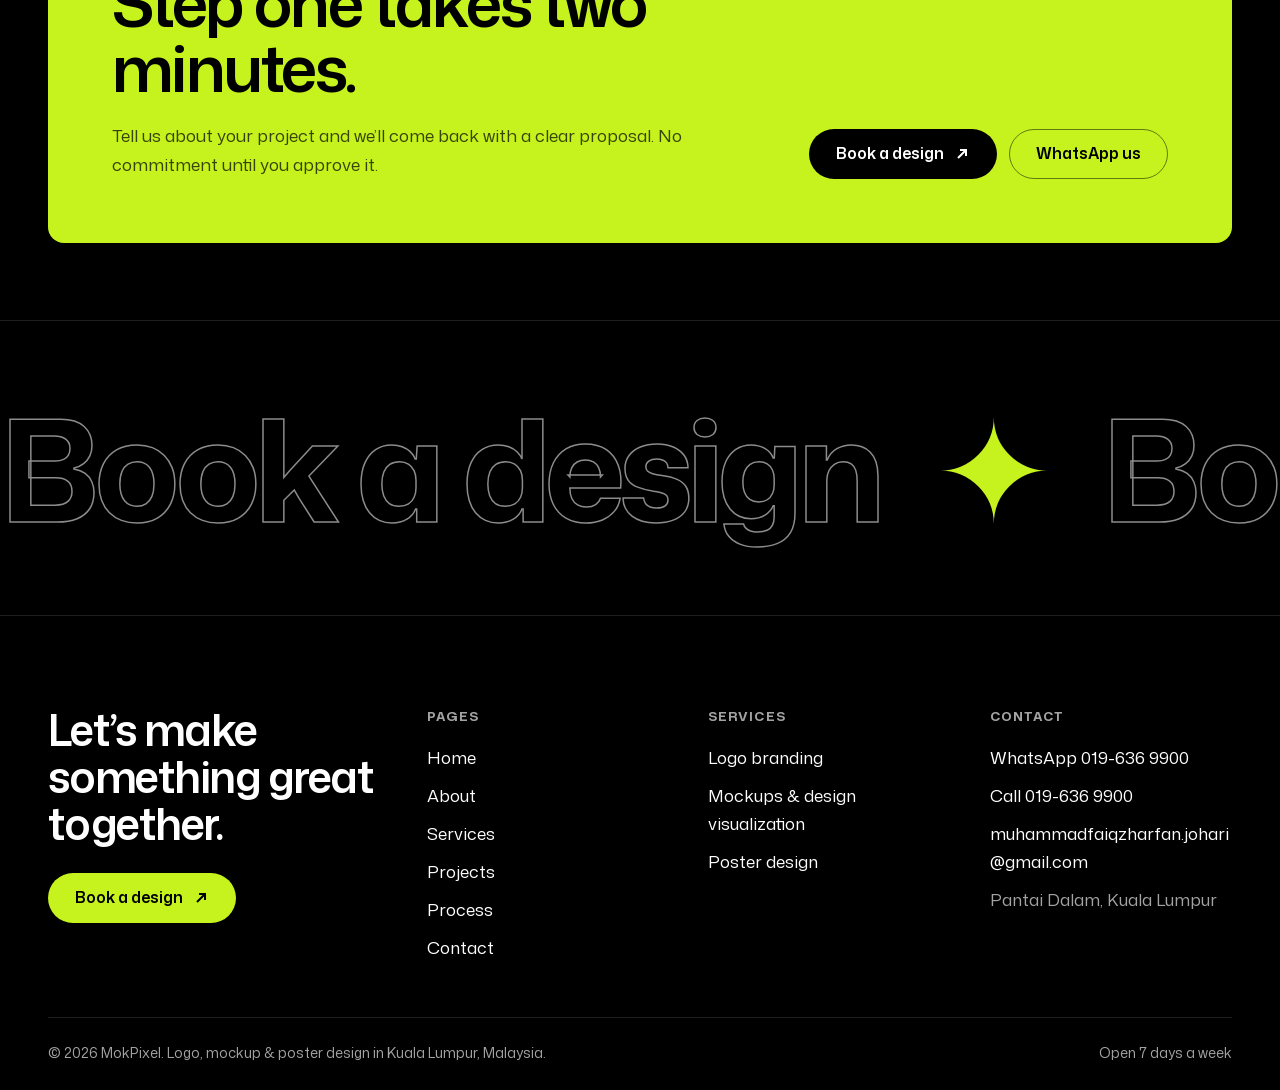
<file: mokpixel/process/index.html>
<!doctype html>
<html lang="en-MY">
<head>
  <meta charset="utf-8">
  <meta name="viewport" content="width=device-width, initial-scale=1, viewport-fit=cover">
  <title>Our 11-Step Design Process | MokPixel Kuala Lumpur</title>
  <meta name="description" content="See exactly how MokPixel designs your logo, mockup or poster: brief, proposal, research, concepts, feedback, approval and delivery. Clear pricing upfront, no surprises.">
  <link rel="canonical" href="https://mokinho.github.io/mokpixel/process/">
  <meta name="theme-color" content="#000000">
  <meta name="robots" content="index, follow">
  <meta property="og:type" content="website">
  <meta property="og:site_name" content="MokPixel">
  <meta property="og:locale" content="en_MY">
  <meta property="og:title" content="Our 11-Step Design Process | MokPixel Kuala Lumpur">
  <meta property="og:description" content="See exactly how MokPixel designs your logo, mockup or poster: brief, proposal, research, concepts, feedback, approval and delivery. Clear pricing upfront, no surprises.">
  <meta property="og:url" content="https://mokinho.github.io/mokpixel/process/">
  <meta property="og:image" content="https://mokinho.github.io/mokpixel/assets/og-image.jpg">
  <meta name="twitter:card" content="summary_large_image">
  <link rel="icon" type="image/png" href="../assets/favicon.png">
  <link rel="apple-touch-icon" href="../assets/apple-touch-icon.png">
  <link rel="preload" href="../assets/fonts/mona.woff2" as="font" type="font/woff2" crossorigin>
  <link rel="stylesheet" href="../assets/css/site.css?v=6">
  <script>document.documentElement.classList.add("js")</script>
  <script type="application/ld+json">{"@context": "https://schema.org", "@type": "ProfessionalService", "@id": "https://mokinho.github.io/mokpixel/#business", "name": "MokPixel", "url": "https://mokinho.github.io/mokpixel/", "logo": "https://mokinho.github.io/mokpixel/assets/apple-touch-icon.png", "image": "https://mokinho.github.io/mokpixel/assets/og-image.jpg", "description": "MokPixel is a graphic design studio in Kuala Lumpur, Malaysia, offering logo branding, mockup design and poster design.", "telephone": "+60196369900", "email": "muhammadfaiqzharfan.johari@gmail.com", "priceRange": "From RM25", "address": {"@type": "PostalAddress", "addressLocality": "Kuala Lumpur", "addressRegion": "Wilayah Persekutuan Kuala Lumpur", "addressCountry": "MY"}, "areaServed": {"@type": "Country", "name": "Malaysia"}, "openingHoursSpecification": [{"@type": "OpeningHoursSpecification", "dayOfWeek": ["Monday", "Tuesday", "Wednesday", "Thursday", "Friday"], "opens": "09:00", "closes": "22:00"}, {"@type": "OpeningHoursSpecification", "dayOfWeek": "Saturday", "opens": "09:00", "closes": "18:00"}, {"@type": "OpeningHoursSpecification", "dayOfWeek": "Sunday", "opens": "09:00", "closes": "12:00"}], "makesOffer": [{"@type": "Offer", "itemOffered": {"@type": "Service", "name": "Logo branding"}, "priceSpecification": {"@type": "PriceSpecification", "minPrice": 25.0, "priceCurrency": "MYR"}}, {"@type": "Offer", "itemOffered": {"@type": "Service", "name": "Mockups & design visualization"}, "priceSpecification": {"@type": "PriceSpecification", "minPrice": 30.0, "priceCurrency": "MYR"}}, {"@type": "Offer", "itemOffered": {"@type": "Service", "name": "Poster design"}, "priceSpecification": {"@type": "PriceSpecification", "minPrice": 30.0, "priceCurrency": "MYR"}}]}</script>
  <script type="application/ld+json">{"@context": "https://schema.org", "@type": "BreadcrumbList", "itemListElement": [{"@type": "ListItem", "position": 1, "name": "Home", "item": "https://mokinho.github.io/mokpixel/"}, {"@type": "ListItem", "position": 2, "name": "Process", "item": "https://mokinho.github.io/mokpixel/process/"}]}</script>
  <script type="application/ld+json">{"@context": "https://schema.org", "@type": "HowTo", "name": "How MokPixel designs your logo, mockup or poster", "step": [{"@type": "HowToStep", "position": 1, "name": "Inquiry & brief", "text": "Tell us about your brand, your audience and what you need. We ask the right questions so we understand your vision and goals."}, {"@type": "HowToStep", "position": 2, "name": "Scope & agreement", "text": "You receive a clear proposal with the deliverables, timeline and price. Nothing starts until you’re happy with it."}, {"@type": "HowToStep", "position": 3, "name": "Deposit", "text": "We send an invoice for the agreed deposit. Work begins as soon as payment is confirmed."}, {"@type": "HowToStep", "position": 4, "name": "Research", "text": "We study your industry, your competitors and current design trends so your visuals stand out for the right reasons."}, {"@type": "HowToStep", "position": 5, "name": "Initial concepts", "text": "We design two to three directions based on your brief and our research, so you have real options to choose from."}, {"@type": "HowToStep", "position": 6, "name": "Your feedback", "text": "We present the concepts and walk you through them. You tell us what you love and what to change."}, {"@type": "HowToStep", "position": 7, "name": "Refine & finalize", "text": "We revise the chosen direction based on your feedback and polish every detail."}, {"@type": "HowToStep", "position": 8, "name": "Approval", "text": "You review the final design and sign off only when you’re fully satisfied."}, {"@type": "HowToStep", "position": 9, "name": "Final payment", "text": "We invoice the remaining balance and confirm payment before delivery."}, {"@type": "HowToStep", "position": 10, "name": "Delivery", "text": "Your final files arrive secure, organized and ready to use."}, {"@type": "HowToStep", "position": 11, "name": "Follow-up & support", "text": "Need a tweak or a new size later? We’re here to help, and we’d love to hear your feedback."}]}</script>
  <script type="application/ld+json">{"@context": "https://schema.org", "@type": "FAQPage", "mainEntity": [{"@type": "Question", "name": "Do I need to pay the full amount upfront?", "acceptedAnswer": {"@type": "Answer", "text": "No. You pay a deposit to start, and the remaining balance before the final files are delivered."}}, {"@type": "Question", "name": "Can I ask for changes to my design?", "acceptedAnswer": {"@type": "Answer", "text": "Yes. You’ll see two to three initial concepts, give your feedback, and we refine the chosen direction until you approve the final design."}}, {"@type": "Question", "name": "How long does a design project take?", "acceptedAnswer": {"@type": "Answer", "text": "It depends on the size of the project. We agree the timeline with you in the proposal at the start, so you know exactly when to expect your concepts and final files."}}, {"@type": "Question", "name": "What will I receive at the end?", "acceptedAnswer": {"@type": "Answer", "text": "Your final design files, delivered securely and neatly organized. Tell us where you’ll use the design (print, social media, signage) and we’ll agree the files you need in the proposal."}}]}</script>
</head>
<body>
<a class="skip" href="#main">Skip to content</a>
<div class="gridlines" aria-hidden="true"><div class="wrap"><div></div></div></div>
<header class="hdr">
  <div class="wrap hdr-in">
    <a class="logo" href="../" aria-label="MokPixel home"><svg class="logo-word" viewBox="0 0 293.7 58.7" role="img" aria-hidden="true" focusable="false"><path fill="currentColor" fill-rule="evenodd" d="M53.7 17.7 53.0 16.0 51.0 13.4 47.7 11.4 45.7 10.9 39.9 10.8 35.0 11.5 33.0 12.7 31.2 15.3 30.5 15.1 29.0 12.7 25.6 11.1 16.6 11.0 14.1 11.3 10.3 13.1 8.4 15.4 7.7 14.9 7.8 13.1 8.3 12.0 8.0 11.2 1.4 11.0 0.9 11.4 0.8 12.9 0.9 35.8 1.2 36.2 2.3 36.4 7.7 36.3 8.1 36.0 8.3 20.1 9.1 19.0 10.0 18.5 13.3 17.7 21.5 18.0 23.4 19.4 24.0 20.6 24.2 23.2 24.2 35.6 24.4 36.0 25.3 36.3 30.9 36.2 31.4 35.9 31.6 34.9 31.4 20.6 31.8 19.2 32.7 18.5 34.4 17.9 41.5 17.8 44.6 18.5 45.9 19.6 46.5 20.8 46.7 35.8 48.4 36.2 53.7 36.0 54.2 34.1 54.3 30.8 54.0 28.1 54.2 22.7Z M99.3 16.8 97.9 14.4 96.8 13.3 94.4 11.6 91.9 10.7 69.4 10.6 64.9 10.9 63.1 11.6 59.7 14.0 57.8 17.2 57.3 20.7 57.6 29.1 58.6 31.1 60.4 33.4 63.7 35.3 65.8 36.0 87.6 36.0 93.2 35.4 95.4 34.5 97.5 32.7 98.6 31.2 99.7 28.8 100.0 19.6Z M64.9 21.8 65.4 20.4 66.6 19.0 68.9 17.8 87.7 17.6 89.7 18.1 91.6 19.7 92.2 21.3 92.4 23.5 92.1 25.5 91.2 27.2 89.3 28.5 87.9 28.9 69.4 29.0 67.7 28.5 65.9 27.0 64.8 24.0Z M178.9 10.1 158.9 10.1 157.7 10.7 149.2 18.7 149.1 19.4 149.5 19.6 157.4 19.5 158.0 20.1 148.5 29.4 148.8 56.8 149.1 57.7 149.9 57.5 158.5 49.1 158.9 48.0 158.9 38.7 168.3 29.9 168.0 29.2 159.4 29.2 158.8 28.8 158.4 19.9 158.9 19.5 168.8 19.6 169.2 20.6 169.3 28.0 169.7 28.4 170.1 28.3 179.3 19.4 179.3 10.8Z M184.4 10.0 184.0 10.4 184.3 34.9 184.9 35.4 191.3 35.3 191.8 35.0 192.1 34.2 191.8 30.5 191.6 10.4 191.1 9.9Z M236.8 10.0 235.9 9.6 227.1 9.8 225.7 10.6 217.4 17.9 215.2 17.6 205.7 9.9 195.9 10.0 196.0 10.6 207.0 19.8 209.5 22.3 209.0 23.4 196.5 34.5 196.4 35.1 197.1 35.4 206.2 35.1 216.0 26.8 217.1 26.8 218.5 27.5 227.6 35.0 237.4 34.9 236.0 33.2 225.3 24.2 223.8 22.6 224.5 21.4 235.5 11.7Z M279.2 13.5 277.4 11.6 275.6 10.4 272.2 9.4 244.3 9.6 240.8 11.0 239.2 12.6 237.8 15.2 237.4 17.4 237.3 23.9 238.3 29.3 239.4 31.2 241.7 33.4 243.2 34.3 245.5 35.0 273.6 34.9 277.6 34.0 278.8 33.5 280.2 32.3 280.3 29.0 280.1 27.6 279.7 27.1 275.5 28.5 272.4 28.9 249.5 29.0 247.2 27.9 245.9 26.5 245.6 25.3 246.3 24.9 248.1 24.7 272.8 24.6 276.6 23.8 278.8 22.3 279.8 20.0 279.7 15.6Z M245.3 18.5 245.6 17.5 246.9 16.0 248.9 15.3 270.0 15.2 271.5 15.8 272.3 16.8 272.0 18.4 271.2 19.0 269.9 19.2 246.1 19.3Z M103.6 2.2 103.3 5.4 103.7 34.8 104.1 35.7 110.7 35.7 111.1 35.1 111.1 32.2 111.5 30.5 120.4 24.9 121.2 25.0 123.5 26.8 133.0 35.5 140.1 35.7 142.9 35.4 142.9 34.8 135.1 28.0 127.3 20.6 129.8 18.5 136.1 14.9 140.0 12.1 141.3 11.6 142.1 10.7 141.9 10.3 130.1 10.4 112.0 21.4 110.8 21.7 110.2 21.1 110.7 2.4 110.1 2.0Z M191.3 1.8 190.6 1.4 184.2 1.6 183.9 1.9 183.8 6.9 185.0 7.4 191.3 7.1Z M285.0 0.7 284.4 1.2 284.3 3.8 285.1 19.8 285.3 34.0 286.1 34.8 292.0 34.8 292.9 34.3 291.9 1.5 291.5 0.8Z"/></svg></a>
    <nav class="nav" id="nav" aria-label="Main"><a href=".././">Home</a><a href="../about/">About</a><a href="../services/">Services</a><a href="../projects/">Projects</a><a href="../process/" aria-current="page">Process</a><a href="../contact/">Contact</a><a class="btn btn-neon" href="../contact/#book">Book a design <svg viewBox="0 0 16 16" aria-hidden="true"><path d="M4 12L12 4M6 4h6v6"/></svg></a></nav>
    <a class="btn btn-neon btn-sm hdr-cta" href="../contact/#book">Book a design <svg viewBox="0 0 16 16" aria-hidden="true"><path d="M4 12L12 4M6 4h6v6"/></svg></a>
    <button class="burger" aria-expanded="false" aria-controls="nav" aria-label="Open menu"><span></span><span></span></button>
  </div>
</header>
<main id="main">

  <section class="page-hero">
    <div class="wrap">
      <ol class="crumbs" aria-label="Breadcrumb"><li><a href="../">Home</a></li><li aria-current="page">Process</li></ol>
      <div class="page-hero-row">
        <div><h1 class="h-display">Our 11-step design process</h1>
        <p class="lede">Clear steps, a price agreed upfront and your approval before anything is final. Here’s exactly what happens after you book a design.</p></div>
        <a class="btn btn-neon" href="../contact/#book">Start step 1 <svg viewBox="0 0 16 16" aria-hidden="true"><path d="M4 12L12 4M6 4h6v6"/></svg></a>
      </div>
    </div>
  </section>

  <section class="section">
    <div class="wrap">
      <ol class="steps"><li class="step reveal"><span class="step-n" aria-hidden="true">01</span><div><h3 class="h-md">Inquiry & brief</h3><p>Tell us about your brand, your audience and what you need. We ask the right questions so we understand your vision and goals.</p><span class="phase">Brief</span></div></li><li class="step reveal"><span class="step-n" aria-hidden="true">02</span><div><h3 class="h-md">Scope & agreement</h3><p>You receive a clear proposal with the deliverables, timeline and price. Nothing starts until you’re happy with it.</p><span class="phase">Brief</span></div></li><li class="step reveal"><span class="step-n" aria-hidden="true">03</span><div><h3 class="h-md">Deposit</h3><p>We send an invoice for the agreed deposit. Work begins as soon as payment is confirmed.</p><span class="phase">Brief</span></div></li><li class="step reveal"><span class="step-n" aria-hidden="true">04</span><div><h3 class="h-md">Research</h3><p>We study your industry, your competitors and current design trends so your visuals stand out for the right reasons.</p><span class="phase">Create</span></div></li><li class="step reveal"><span class="step-n" aria-hidden="true">05</span><div><h3 class="h-md">Initial concepts</h3><p>We design two to three directions based on your brief and our research, so you have real options to choose from.</p><span class="phase">Create</span></div></li><li class="step reveal"><span class="step-n" aria-hidden="true">06</span><div><h3 class="h-md">Your feedback</h3><p>We present the concepts and walk you through them. You tell us what you love and what to change.</p><span class="phase">Create</span></div></li><li class="step reveal"><span class="step-n" aria-hidden="true">07</span><div><h3 class="h-md">Refine & finalize</h3><p>We revise the chosen direction based on your feedback and polish every detail.</p><span class="phase">Refine</span></div></li><li class="step reveal"><span class="step-n" aria-hidden="true">08</span><div><h3 class="h-md">Approval</h3><p>You review the final design and sign off only when you’re fully satisfied.</p><span class="phase">Refine</span></div></li><li class="step reveal"><span class="step-n" aria-hidden="true">09</span><div><h3 class="h-md">Final payment</h3><p>We invoice the remaining balance and confirm payment before delivery.</p><span class="phase">Deliver</span></div></li><li class="step reveal"><span class="step-n" aria-hidden="true">10</span><div><h3 class="h-md">Delivery</h3><p>Your final files arrive secure, organized and ready to use.</p><span class="phase">Deliver</span></div></li><li class="step reveal"><span class="step-n" aria-hidden="true">11</span><div><h3 class="h-md">Follow-up & support</h3><p>Need a tweak or a new size later? We’re here to help, and we’d love to hear your feedback.</p><span class="phase">Deliver</span></div></li></ol>
    </div>
  </section>

  <section class="section band">
    <div class="wrap">
      <blockquote class="big-quote reveal">
        <p>“Mockups breathe life into your designs, transforming abstract concepts into tangible realities.”</p>
        <footer>MokPixel</footer>
      </blockquote>
    </div>
  </section>

  <section class="section">
    <div class="wrap split">
      <div class="stack"><span class="kicker">FAQ</span><h2 class="h-xl">Questions about the process</h2></div>
      <div class="faq"><details open><summary>Do I need to pay the full amount upfront?</summary><p>No. You pay a deposit to start, and the remaining balance before the final files are delivered.</p></details><details><summary>Can I ask for changes to my design?</summary><p>Yes. You’ll see two to three initial concepts, give your feedback, and we refine the chosen direction until you approve the final design.</p></details><details><summary>How long does a design project take?</summary><p>It depends on the size of the project. We agree the timeline with you in the proposal at the start, so you know exactly when to expect your concepts and final files.</p></details><details><summary>What will I receive at the end?</summary><p>Your final design files, delivered securely and neatly organized. Tell us where you’ll use the design (print, social media, signage) and we’ll agree the files you need in the proposal.</p></details></div>
    </div>
  </section>

  <section class="section-tight">
    <div class="wrap">
      <div class="cta-box reveal">
        <div class="stack">
          <span class="kicker">Book a design</span>
          <h2 class="h-xl">Step one takes two minutes.</h2>
          <p class="lede">Tell us about your project and we’ll come back with a clear proposal. No commitment until you approve it.</p>
        </div>
        <div class="cta-actions">
          <a class="btn btn-dark" href="../contact/#book">Book a design <svg viewBox="0 0 16 16" aria-hidden="true"><path d="M4 12L12 4M6 4h6v6"/></svg></a>
          <a class="btn btn-dark-line" href="https://wa.me/60196369900?text=Hi%20MokPixel%2C%20I%27d%20like%20to%20book%20a%20design." target="_blank" rel="noopener">WhatsApp us</a>
        </div>
      </div>
    </div>
  </section>
</main>
<a class="cta-marquee" href="../contact/#book" aria-label="Book a design"><div class="cta-track" aria-hidden="true"><span>Book a design</span><i>✦</i><span>Book a design</span><i>✦</i><span>Book a design</span><i>✦</i><span>Book a design</span><i>✦</i><span>Book a design</span><i>✦</i><span>Book a design</span><i>✦</i></div></a>
<footer class="ftr">
  <div class="wrap">
    <div class="ftr-top">
      <div>
        <h2 class="h-lg">Let’s make something great together.</h2>
        <a class="btn btn-neon" href="../contact/#book">Book a design <svg viewBox="0 0 16 16" aria-hidden="true"><path d="M4 12L12 4M6 4h6v6"/></svg></a>
      </div>
      <div><h3>Pages</h3><ul><li><a href=".././">Home</a></li><li><a href="../about/">About</a></li><li><a href="../services/">Services</a></li><li><a href="../projects/">Projects</a></li><li><a href="../process/">Process</a></li><li><a href="../contact/">Contact</a></li></ul></div>
      <div><h3>Services</h3><ul><li><a href="../services/#logo-branding">Logo branding</a></li><li><a href="../services/#mockups">Mockups & design visualization</a></li><li><a href="../services/#poster-design">Poster design</a></li></ul></div>
      <div><h3>Contact</h3><ul>
        <li><a href="https://wa.me/60196369900" target="_blank" rel="noopener">WhatsApp 019-636 9900</a></li>
        <li><a href="tel:+60196369900">Call 019-636 9900</a></li>
        <li><a href="mailto:muhammadfaiqzharfan.johari@gmail.com">muhammadfaiqzharfan.johari@gmail.com</a></li>
        <li class="muted">Pantai Dalam, Kuala Lumpur</li>
      </ul></div>
    </div>
    <div class="ftr-bottom">
      <p>© <span data-year>2026</span> MokPixel. Logo, mockup &amp; poster design in Kuala Lumpur, Malaysia.</p>
      <p>Open 7 days a week</p>
    </div>
  </div>
</footer>
<a class="fab" href="https://wa.me/60196369900?text=Hi%20MokPixel%2C%20I%27d%20like%20to%20book%20a%20design." target="_blank" rel="noopener" aria-label="Book a design on WhatsApp"><svg viewBox="0 0 32 32" aria-hidden="true"><path fill="currentColor" d="M16 3a13 13 0 0 0-11.2 19.6L3 29l6.6-1.7A13 13 0 1 0 16 3zm0 23.6c-2 0-3.9-.5-5.6-1.5l-.4-.2-3.9 1 1-3.8-.3-.4A10.6 10.6 0 1 1 16 26.6zm5.8-7.9c-.3-.2-1.9-.9-2.2-1s-.5-.2-.7.2l-1 1.2c-.2.2-.4.2-.7.1a8.7 8.7 0 0 1-4.3-3.8c-.3-.6.3-.5.9-1.7.1-.2 0-.4 0-.5l-1-2.4c-.3-.6-.5-.5-.7-.5h-.6c-.2 0-.6.1-.9.4-.3.3-1.2 1.1-1.2 2.8s1.2 3.2 1.4 3.4c.2.2 2.4 3.6 5.7 5 2.1.9 2.9 1 4 .8.6-.1 1.9-.8 2.2-1.5.3-.7.3-1.4.2-1.5-.1-.2-.3-.3-.6-.4z"/></svg><span>Book on WhatsApp</span></a>
<script src="../assets/js/site.js?v=6" defer></script>
</body>
</html>
</file>
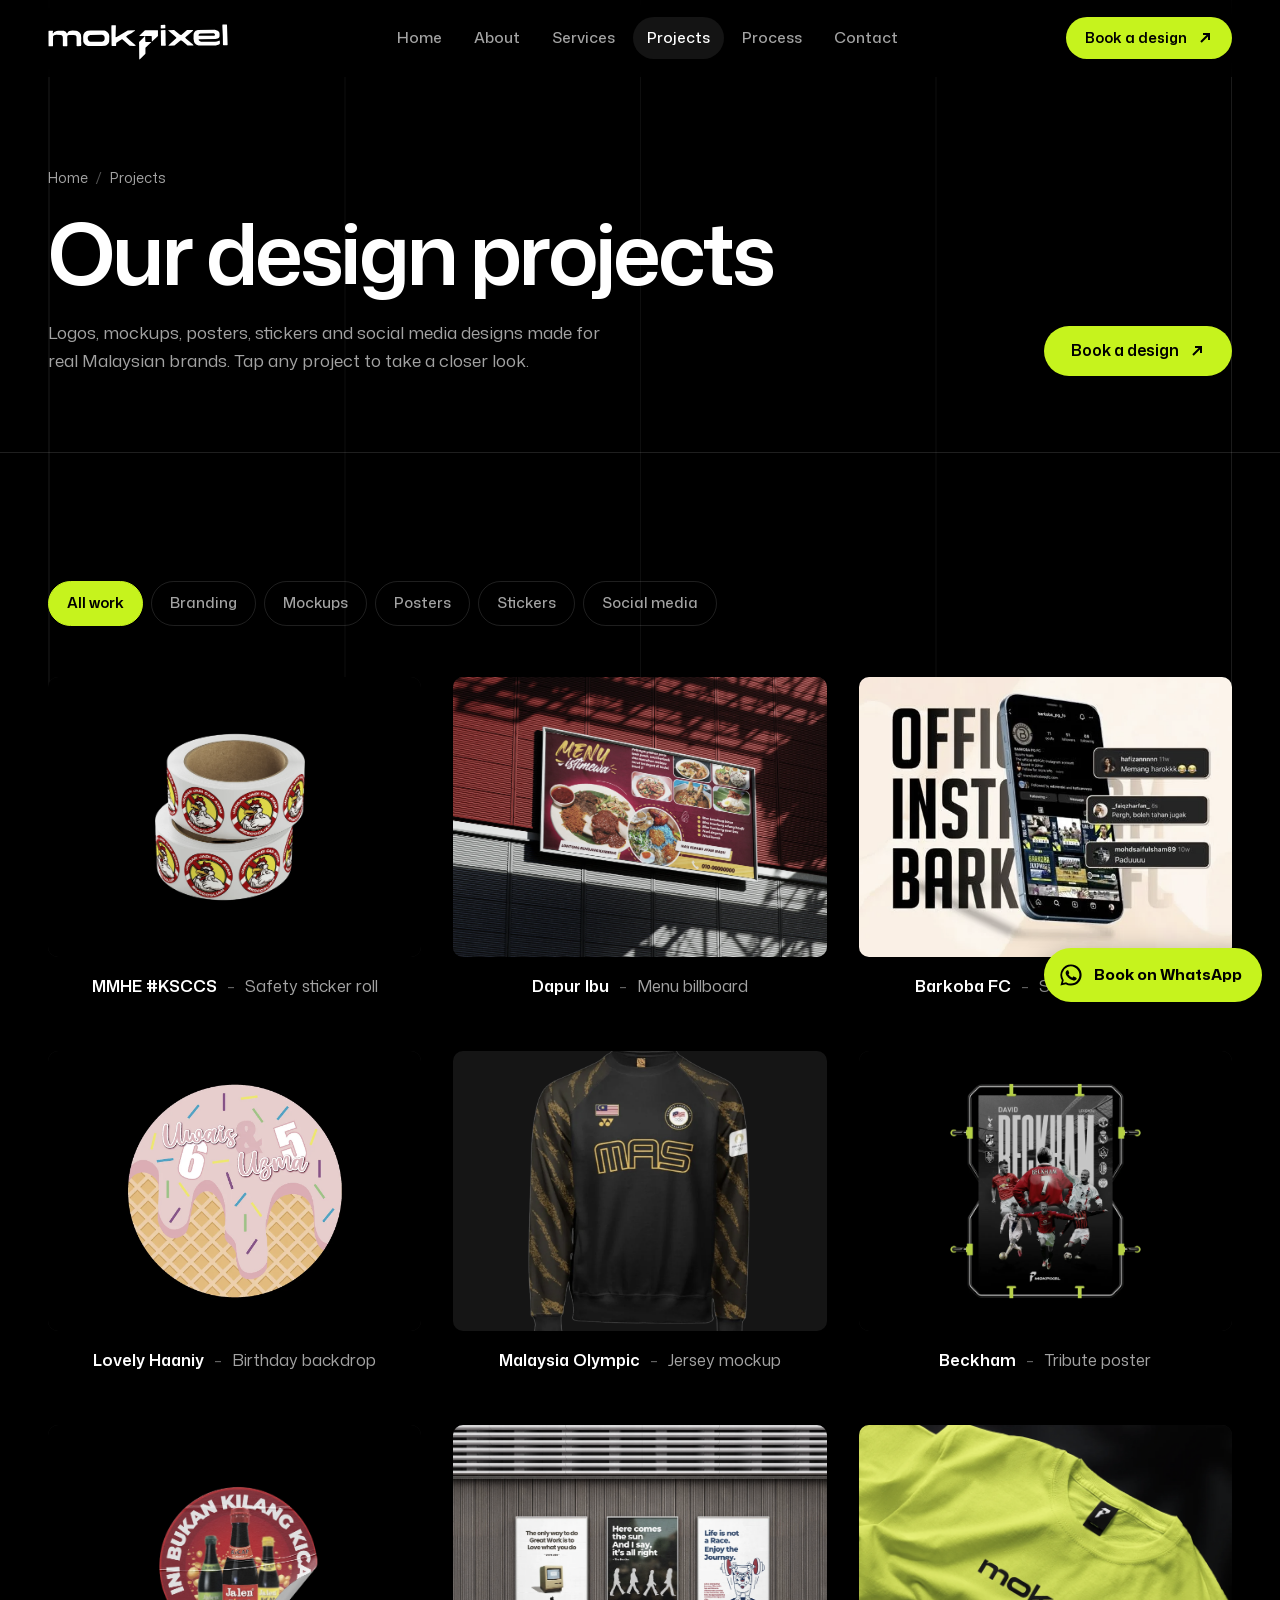
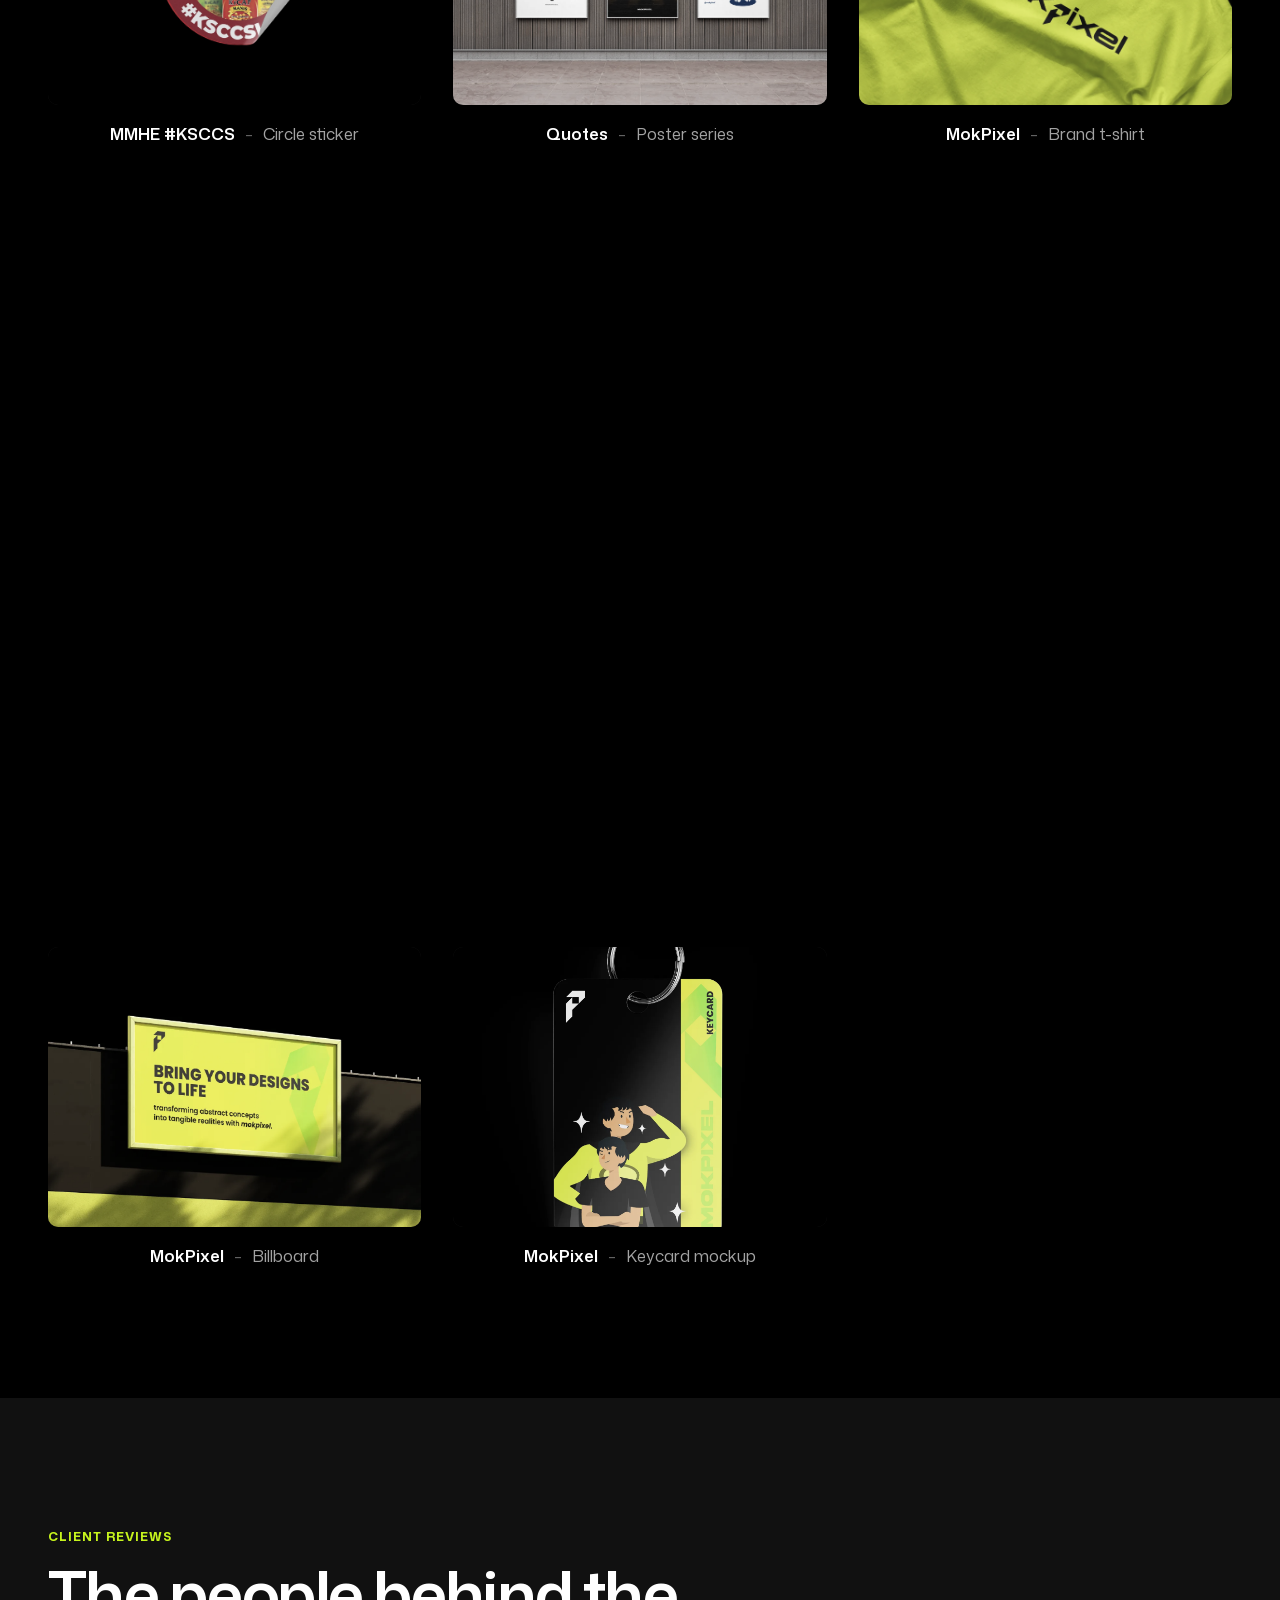
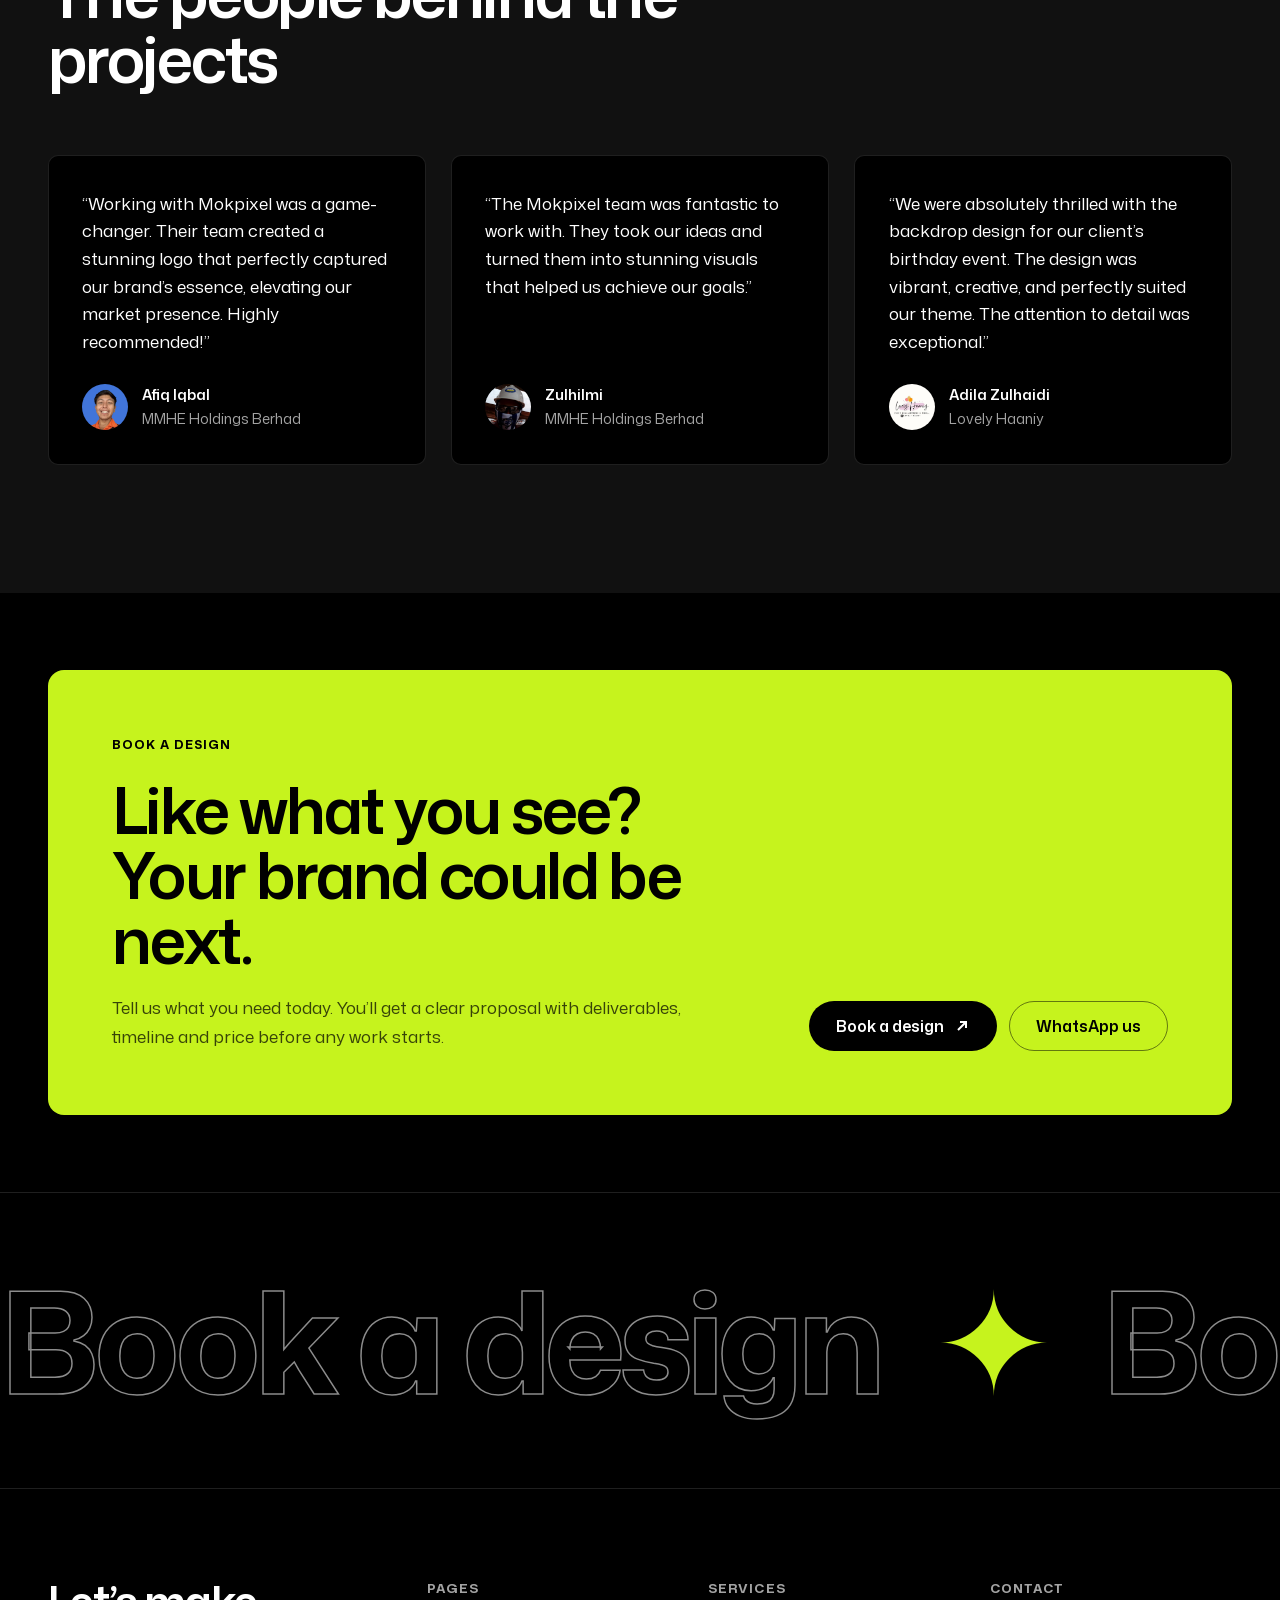
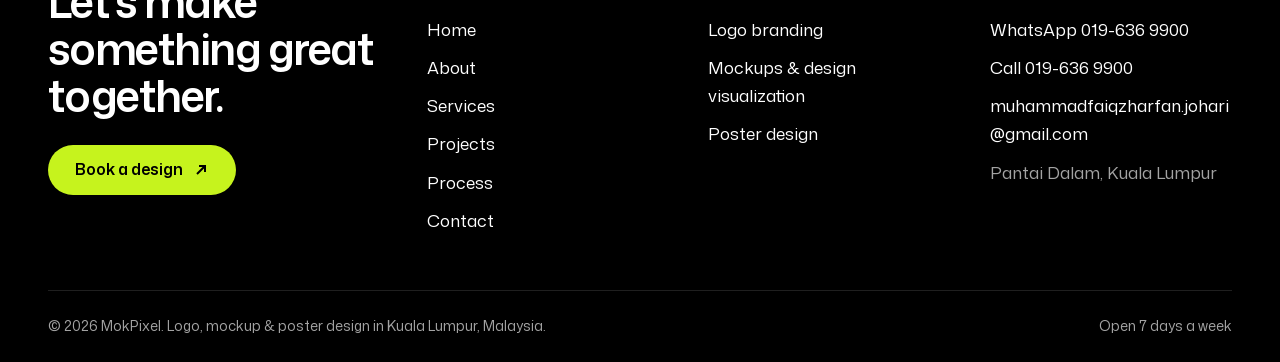
<file: mokpixel/projects/index.html>
<!doctype html>
<html lang="en-MY">
<head>
  <meta charset="utf-8">
  <meta name="viewport" content="width=device-width, initial-scale=1, viewport-fit=cover">
  <title>Design Portfolio: Logos, Mockups &amp; Posters | MokPixel</title>
  <meta name="description" content="Browse MokPixel’s design portfolio: logo branding, product mockups, posters, stickers and social media designs for brands like MMHE Holdings Berhad, Dapur Ibu and Barkoba FC.">
  <link rel="canonical" href="https://mokinho.github.io/mokpixel/projects/">
  <meta name="theme-color" content="#000000">
  <meta name="robots" content="index, follow">
  <meta property="og:type" content="website">
  <meta property="og:site_name" content="MokPixel">
  <meta property="og:locale" content="en_MY">
  <meta property="og:title" content="Design Portfolio: Logos, Mockups &amp; Posters | MokPixel">
  <meta property="og:description" content="Browse MokPixel’s design portfolio: logo branding, product mockups, posters, stickers and social media designs for brands like MMHE Holdings Berhad, Dapur Ibu and Barkoba FC.">
  <meta property="og:url" content="https://mokinho.github.io/mokpixel/projects/">
  <meta property="og:image" content="https://mokinho.github.io/mokpixel/assets/og-image.jpg">
  <meta name="twitter:card" content="summary_large_image">
  <link rel="icon" type="image/png" href="../assets/favicon.png">
  <link rel="apple-touch-icon" href="../assets/apple-touch-icon.png">
  <link rel="preload" href="../assets/fonts/mona.woff2" as="font" type="font/woff2" crossorigin>
  <link rel="stylesheet" href="../assets/css/site.css?v=6">
  <script>document.documentElement.classList.add("js")</script>
  <script type="application/ld+json">{"@context": "https://schema.org", "@type": "ProfessionalService", "@id": "https://mokinho.github.io/mokpixel/#business", "name": "MokPixel", "url": "https://mokinho.github.io/mokpixel/", "logo": "https://mokinho.github.io/mokpixel/assets/apple-touch-icon.png", "image": "https://mokinho.github.io/mokpixel/assets/og-image.jpg", "description": "MokPixel is a graphic design studio in Kuala Lumpur, Malaysia, offering logo branding, mockup design and poster design.", "telephone": "+60196369900", "email": "muhammadfaiqzharfan.johari@gmail.com", "priceRange": "From RM25", "address": {"@type": "PostalAddress", "addressLocality": "Kuala Lumpur", "addressRegion": "Wilayah Persekutuan Kuala Lumpur", "addressCountry": "MY"}, "areaServed": {"@type": "Country", "name": "Malaysia"}, "openingHoursSpecification": [{"@type": "OpeningHoursSpecification", "dayOfWeek": ["Monday", "Tuesday", "Wednesday", "Thursday", "Friday"], "opens": "09:00", "closes": "22:00"}, {"@type": "OpeningHoursSpecification", "dayOfWeek": "Saturday", "opens": "09:00", "closes": "18:00"}, {"@type": "OpeningHoursSpecification", "dayOfWeek": "Sunday", "opens": "09:00", "closes": "12:00"}], "makesOffer": [{"@type": "Offer", "itemOffered": {"@type": "Service", "name": "Logo branding"}, "priceSpecification": {"@type": "PriceSpecification", "minPrice": 25.0, "priceCurrency": "MYR"}}, {"@type": "Offer", "itemOffered": {"@type": "Service", "name": "Mockups & design visualization"}, "priceSpecification": {"@type": "PriceSpecification", "minPrice": 30.0, "priceCurrency": "MYR"}}, {"@type": "Offer", "itemOffered": {"@type": "Service", "name": "Poster design"}, "priceSpecification": {"@type": "PriceSpecification", "minPrice": 30.0, "priceCurrency": "MYR"}}]}</script>
  <script type="application/ld+json">{"@context": "https://schema.org", "@type": "BreadcrumbList", "itemListElement": [{"@type": "ListItem", "position": 1, "name": "Home", "item": "https://mokinho.github.io/mokpixel/"}, {"@type": "ListItem", "position": 2, "name": "Projects", "item": "https://mokinho.github.io/mokpixel/projects/"}]}</script>
  <script type="application/ld+json">{"@context": "https://schema.org", "@type": "CollectionPage", "name": "Design Portfolio: Logos, Mockups & Posters | MokPixel", "url": "https://mokinho.github.io/mokpixel/projects/", "hasPart": [{"@type": "CreativeWork", "name": "MMHE #KSCCS: Safety sticker roll", "image": "https://mokinho.github.io/mokpixel/assets/img/work-roll-sticker.webp"}, {"@type": "CreativeWork", "name": "Dapur Ibu: Menu billboard", "image": "https://mokinho.github.io/mokpixel/assets/img/work-dapur-ibu.webp"}, {"@type": "CreativeWork", "name": "Barkoba FC: Social media feed", "image": "https://mokinho.github.io/mokpixel/assets/img/work-barkoba.webp"}, {"@type": "CreativeWork", "name": "Lovely Haaniy: Birthday backdrop", "image": "https://mokinho.github.io/mokpixel/assets/img/work-lovely-haaniy.webp"}, {"@type": "CreativeWork", "name": "Malaysia Olympic: Jersey mockup", "image": "https://mokinho.github.io/mokpixel/assets/img/svc-viz-jersey.webp"}, {"@type": "CreativeWork", "name": "Beckham: Tribute poster", "image": "https://mokinho.github.io/mokpixel/assets/img/svc-poster.webp"}, {"@type": "CreativeWork", "name": "MMHE #KSCCS: Circle sticker", "image": "https://mokinho.github.io/mokpixel/assets/img/work-circle-sticker.webp"}, {"@type": "CreativeWork", "name": "Quotes: Poster series", "image": "https://mokinho.github.io/mokpixel/assets/img/work-quotes.webp"}, {"@type": "CreativeWork", "name": "MokPixel: Brand t-shirt", "image": "https://mokinho.github.io/mokpixel/assets/img/home-bg-a.webp"}, {"@type": "CreativeWork", "name": "MokPixel: Paper bag mockup", "image": "https://mokinho.github.io/mokpixel/assets/img/g-bag.webp"}, {"@type": "CreativeWork", "name": "MokPixel: Logo sticker", "image": "https://mokinho.github.io/mokpixel/assets/img/g-sticker-logo.webp"}, {"@type": "CreativeWork", "name": "MokPixel: Sticker rolls", "image": "https://mokinho.github.io/mokpixel/assets/img/g-roller-sticker.webp"}, {"@type": "CreativeWork", "name": "MokPixel: Pin badges", "image": "https://mokinho.github.io/mokpixel/assets/img/hiw-bg.webp"}, {"@type": "CreativeWork", "name": "MokPixel: Shipping container", "image": "https://mokinho.github.io/mokpixel/assets/img/hiw-mockup.webp"}, {"@type": "CreativeWork", "name": "MokPixel: Product render", "image": "https://mokinho.github.io/mokpixel/assets/img/work-bg.webp"}, {"@type": "CreativeWork", "name": "MokPixel: Billboard", "image": "https://mokinho.github.io/mokpixel/assets/img/work-x3.webp"}, {"@type": "CreativeWork", "name": "MokPixel: Keycard mockup", "image": "https://mokinho.github.io/mokpixel/assets/img/hero.webp"}]}</script>
</head>
<body>
<a class="skip" href="#main">Skip to content</a>
<div class="gridlines" aria-hidden="true"><div class="wrap"><div></div></div></div>
<header class="hdr">
  <div class="wrap hdr-in">
    <a class="logo" href="../" aria-label="MokPixel home"><svg class="logo-word" viewBox="0 0 293.7 58.7" role="img" aria-hidden="true" focusable="false"><path fill="currentColor" fill-rule="evenodd" d="M53.7 17.7 53.0 16.0 51.0 13.4 47.7 11.4 45.7 10.9 39.9 10.8 35.0 11.5 33.0 12.7 31.2 15.3 30.5 15.1 29.0 12.7 25.6 11.1 16.6 11.0 14.1 11.3 10.3 13.1 8.4 15.4 7.7 14.9 7.8 13.1 8.3 12.0 8.0 11.2 1.4 11.0 0.9 11.4 0.8 12.9 0.9 35.8 1.2 36.2 2.3 36.4 7.7 36.3 8.1 36.0 8.3 20.1 9.1 19.0 10.0 18.5 13.3 17.7 21.5 18.0 23.4 19.4 24.0 20.6 24.2 23.2 24.2 35.6 24.4 36.0 25.3 36.3 30.9 36.2 31.4 35.9 31.6 34.9 31.4 20.6 31.8 19.2 32.7 18.5 34.4 17.9 41.5 17.8 44.6 18.5 45.9 19.6 46.5 20.8 46.7 35.8 48.4 36.2 53.7 36.0 54.2 34.1 54.3 30.8 54.0 28.1 54.2 22.7Z M99.3 16.8 97.9 14.4 96.8 13.3 94.4 11.6 91.9 10.7 69.4 10.6 64.9 10.9 63.1 11.6 59.7 14.0 57.8 17.2 57.3 20.7 57.6 29.1 58.6 31.1 60.4 33.4 63.7 35.3 65.8 36.0 87.6 36.0 93.2 35.4 95.4 34.5 97.5 32.7 98.6 31.2 99.7 28.8 100.0 19.6Z M64.9 21.8 65.4 20.4 66.6 19.0 68.9 17.8 87.7 17.6 89.7 18.1 91.6 19.7 92.2 21.3 92.4 23.5 92.1 25.5 91.2 27.2 89.3 28.5 87.9 28.9 69.4 29.0 67.7 28.5 65.9 27.0 64.8 24.0Z M178.9 10.1 158.9 10.1 157.7 10.7 149.2 18.7 149.1 19.4 149.5 19.6 157.4 19.5 158.0 20.1 148.5 29.4 148.8 56.8 149.1 57.7 149.9 57.5 158.5 49.1 158.9 48.0 158.9 38.7 168.3 29.9 168.0 29.2 159.4 29.2 158.8 28.8 158.4 19.9 158.9 19.5 168.8 19.6 169.2 20.6 169.3 28.0 169.7 28.4 170.1 28.3 179.3 19.4 179.3 10.8Z M184.4 10.0 184.0 10.4 184.3 34.9 184.9 35.4 191.3 35.3 191.8 35.0 192.1 34.2 191.8 30.5 191.6 10.4 191.1 9.9Z M236.8 10.0 235.9 9.6 227.1 9.8 225.7 10.6 217.4 17.9 215.2 17.6 205.7 9.9 195.9 10.0 196.0 10.6 207.0 19.8 209.5 22.3 209.0 23.4 196.5 34.5 196.4 35.1 197.1 35.4 206.2 35.1 216.0 26.8 217.1 26.8 218.5 27.5 227.6 35.0 237.4 34.9 236.0 33.2 225.3 24.2 223.8 22.6 224.5 21.4 235.5 11.7Z M279.2 13.5 277.4 11.6 275.6 10.4 272.2 9.4 244.3 9.6 240.8 11.0 239.2 12.6 237.8 15.2 237.4 17.4 237.3 23.9 238.3 29.3 239.4 31.2 241.7 33.4 243.2 34.3 245.5 35.0 273.6 34.9 277.6 34.0 278.8 33.5 280.2 32.3 280.3 29.0 280.1 27.6 279.7 27.1 275.5 28.5 272.4 28.9 249.5 29.0 247.2 27.9 245.9 26.5 245.6 25.3 246.3 24.9 248.1 24.7 272.8 24.6 276.6 23.8 278.8 22.3 279.8 20.0 279.7 15.6Z M245.3 18.5 245.6 17.5 246.9 16.0 248.9 15.3 270.0 15.2 271.5 15.8 272.3 16.8 272.0 18.4 271.2 19.0 269.9 19.2 246.1 19.3Z M103.6 2.2 103.3 5.4 103.7 34.8 104.1 35.7 110.7 35.7 111.1 35.1 111.1 32.2 111.5 30.5 120.4 24.9 121.2 25.0 123.5 26.8 133.0 35.5 140.1 35.7 142.9 35.4 142.9 34.8 135.1 28.0 127.3 20.6 129.8 18.5 136.1 14.9 140.0 12.1 141.3 11.6 142.1 10.7 141.9 10.3 130.1 10.4 112.0 21.4 110.8 21.7 110.2 21.1 110.7 2.4 110.1 2.0Z M191.3 1.8 190.6 1.4 184.2 1.6 183.9 1.9 183.8 6.9 185.0 7.4 191.3 7.1Z M285.0 0.7 284.4 1.2 284.3 3.8 285.1 19.8 285.3 34.0 286.1 34.8 292.0 34.8 292.9 34.3 291.9 1.5 291.5 0.8Z"/></svg></a>
    <nav class="nav" id="nav" aria-label="Main"><a href=".././">Home</a><a href="../about/">About</a><a href="../services/">Services</a><a href="../projects/" aria-current="page">Projects</a><a href="../process/">Process</a><a href="../contact/">Contact</a><a class="btn btn-neon" href="../contact/#book">Book a design <svg viewBox="0 0 16 16" aria-hidden="true"><path d="M4 12L12 4M6 4h6v6"/></svg></a></nav>
    <a class="btn btn-neon btn-sm hdr-cta" href="../contact/#book">Book a design <svg viewBox="0 0 16 16" aria-hidden="true"><path d="M4 12L12 4M6 4h6v6"/></svg></a>
    <button class="burger" aria-expanded="false" aria-controls="nav" aria-label="Open menu"><span></span><span></span></button>
  </div>
</header>
<main id="main">

  <section class="page-hero">
    <div class="wrap">
      <ol class="crumbs" aria-label="Breadcrumb"><li><a href="../">Home</a></li><li aria-current="page">Projects</li></ol>
      <div class="page-hero-row">
        <div><h1 class="h-display">Our design projects</h1>
        <p class="lede">Logos, mockups, posters, stickers and social media designs made for real Malaysian brands. Tap any project to take a closer look.</p></div>
        <a class="btn btn-neon" href="../contact/#book">Book a design <svg viewBox="0 0 16 16" aria-hidden="true"><path d="M4 12L12 4M6 4h6v6"/></svg></a>
      </div>
    </div>
  </section>

  <section class="section">
    <div class="wrap">
      <div class="filters" role="group" aria-label="Filter projects"><button type="button" data-filter="all" aria-pressed="true">All work</button><button type="button" data-filter="branding" aria-pressed="false">Branding</button><button type="button" data-filter="mockups" aria-pressed="false">Mockups</button><button type="button" data-filter="posters" aria-pressed="false">Posters</button><button type="button" data-filter="stickers" aria-pressed="false">Stickers</button><button type="button" data-filter="social" aria-pressed="false">Social media</button></div>
      <div class="proj-grid three"><figure class="proj reveal" data-cat="stickers">
        <button class="proj-img" type="button" data-lightbox="0" aria-label="View MMHE #KSCCS, Safety sticker roll"><img src="../assets/img/work-roll-sticker.webp" alt="Rolls of round KSCCS safety campaign stickers for MMHE" width="1800" height="1350" loading="lazy"></button>
        <figcaption class="proj-cap"><b>MMHE #KSCCS</b><span>Safety sticker roll</span></figcaption>
      </figure><figure class="proj reveal" data-cat="posters mockups">
        <button class="proj-img" type="button" data-lightbox="1" aria-label="View Dapur Ibu, Menu billboard"><img src="../assets/img/work-dapur-ibu.webp" alt="Dapur Ibu restaurant menu billboard mockup on a red building" width="1800" height="1350" loading="lazy"></button>
        <figcaption class="proj-cap"><b>Dapur Ibu</b><span>Menu billboard</span></figcaption>
      </figure><figure class="proj reveal" data-cat="social">
        <button class="proj-img" type="button" data-lightbox="2" aria-label="View Barkoba FC, Social media feed"><img src="../assets/img/work-barkoba.webp" alt="Barkoba FC Instagram feed design shown on a phone" width="563" height="563" loading="lazy"></button>
        <figcaption class="proj-cap"><b>Barkoba FC</b><span>Social media feed</span></figcaption>
      </figure><figure class="proj reveal" data-cat="posters">
        <button class="proj-img" type="button" data-lightbox="3" aria-label="View Lovely Haaniy, Birthday backdrop"><img src="../assets/img/work-lovely-haaniy.webp" alt="Pastel ice-cream themed birthday backdrop design for Lovely Haaniy" width="1489" height="973" loading="lazy"></button>
        <figcaption class="proj-cap"><b>Lovely Haaniy</b><span>Birthday backdrop</span></figcaption>
      </figure><figure class="proj reveal" data-cat="mockups">
        <button class="proj-img" type="button" data-lightbox="4" aria-label="View Malaysia Olympic, Jersey mockup"><img src="../assets/img/svc-viz-jersey.webp" alt="Black and gold Malaysia Olympic long-sleeve jersey mockup" width="1049" height="1049" loading="lazy"></button>
        <figcaption class="proj-cap"><b>Malaysia Olympic</b><span>Jersey mockup</span></figcaption>
      </figure><figure class="proj reveal" data-cat="posters">
        <button class="proj-img" type="button" data-lightbox="5" aria-label="View Beckham, Tribute poster"><img src="../assets/img/svc-poster.webp" alt="David Beckham tribute poster with neon frame details" width="1800" height="1350" loading="lazy"></button>
        <figcaption class="proj-cap"><b>Beckham</b><span>Tribute poster</span></figcaption>
      </figure><figure class="proj reveal" data-cat="stickers">
        <button class="proj-img" type="button" data-lightbox="6" aria-label="View MMHE #KSCCS, Circle sticker"><img src="../assets/img/work-circle-sticker.webp" alt="Peeling circle sticker for the KSCCS safety campaign" width="1800" height="1350" loading="lazy"></button>
        <figcaption class="proj-cap"><b>MMHE #KSCCS</b><span>Circle sticker</span></figcaption>
      </figure><figure class="proj reveal" data-cat="posters">
        <button class="proj-img" type="button" data-lightbox="7" aria-label="View Quotes, Poster series"><img src="../assets/img/work-quotes.webp" alt="Three framed motivational quote posters on a wooden wall" width="1800" height="1350" loading="lazy"></button>
        <figcaption class="proj-cap"><b>Quotes</b><span>Poster series</span></figcaption>
      </figure><figure class="proj reveal" data-cat="branding mockups">
        <button class="proj-img" type="button" data-lightbox="8" aria-label="View MokPixel, Brand t-shirt"><img src="../assets/img/home-bg-a.webp" alt="Neon green t-shirt mockup with the mokpixel wordmark" width="1800" height="1200" loading="lazy"></button>
        <figcaption class="proj-cap"><b>MokPixel</b><span>Brand t-shirt</span></figcaption>
      </figure><figure class="proj reveal" data-cat="branding mockups">
        <button class="proj-img" type="button" data-lightbox="9" aria-label="View MokPixel, Paper bag mockup"><img src="../assets/img/g-bag.webp" alt="Black paper bag mockup with the white MokPixel P logo" width="1280" height="960" loading="lazy"></button>
        <figcaption class="proj-cap"><b>MokPixel</b><span>Paper bag mockup</span></figcaption>
      </figure><figure class="proj reveal" data-cat="branding stickers">
        <button class="proj-img" type="button" data-lightbox="10" aria-label="View MokPixel, Logo sticker"><img src="../assets/img/g-sticker-logo.webp" alt="Round neon sticker with the MokPixel P logo" width="1280" height="1280" loading="lazy"></button>
        <figcaption class="proj-cap"><b>MokPixel</b><span>Logo sticker</span></figcaption>
      </figure><figure class="proj reveal" data-cat="branding stickers">
        <button class="proj-img" type="button" data-lightbox="11" aria-label="View MokPixel, Sticker rolls"><img src="../assets/img/g-roller-sticker.webp" alt="Rolls of neon MokPixel logo stickers" width="1280" height="1280" loading="lazy"></button>
        <figcaption class="proj-cap"><b>MokPixel</b><span>Sticker rolls</span></figcaption>
      </figure><figure class="proj reveal" data-cat="branding">
        <button class="proj-img" type="button" data-lightbox="12" aria-label="View MokPixel, Pin badges"><img src="../assets/img/hiw-bg.webp" alt="Pile of neon and silver MokPixel pin badges" width="1800" height="1350" loading="lazy"></button>
        <figcaption class="proj-cap"><b>MokPixel</b><span>Pin badges</span></figcaption>
      </figure><figure class="proj reveal" data-cat="branding mockups">
        <button class="proj-img" type="button" data-lightbox="13" aria-label="View MokPixel, Shipping container"><img src="../assets/img/hiw-mockup.webp" alt="Neon green shipping container branded with MokPixel" width="1800" height="883" loading="lazy"></button>
        <figcaption class="proj-cap"><b>MokPixel</b><span>Shipping container</span></figcaption>
      </figure><figure class="proj reveal" data-cat="mockups">
        <button class="proj-img" type="button" data-lightbox="14" aria-label="View MokPixel, Product render"><img src="../assets/img/work-bg.webp" alt="Neon green road bike product render" width="1800" height="1350" loading="lazy"></button>
        <figcaption class="proj-cap"><b>MokPixel</b><span>Product render</span></figcaption>
      </figure><figure class="proj reveal" data-cat="posters mockups">
        <button class="proj-img" type="button" data-lightbox="15" aria-label="View MokPixel, Billboard"><img src="../assets/img/work-x3.webp" alt="Neon billboard reading Bring your designs to life" width="1152" height="883" loading="lazy"></button>
        <figcaption class="proj-cap"><b>MokPixel</b><span>Billboard</span></figcaption>
      </figure><figure class="proj reveal" data-cat="mockups">
        <button class="proj-img" type="button" data-lightbox="16" aria-label="View MokPixel, Keycard mockup"><img src="../assets/img/hero.webp" alt="Keycard mockup with a neon illustrated character" width="1453" height="1800" loading="lazy"></button>
        <figcaption class="proj-cap"><b>MokPixel</b><span>Keycard mockup</span></figcaption>
      </figure></div>
    </div>
  </section>

  <section class="section band">
    <div class="wrap">
      <div class="sec-head"><div><span class="kicker">Client reviews</span><h2 class="h-xl">The people behind the projects</h2></div></div>
      <div class="quotes"><blockquote class="quote reveal">
        <p>“Working with Mokpixel was a game-changer. Their team created a stunning logo that perfectly captured our brand’s essence, elevating our market presence. Highly recommended!”</p>
        <footer><img src="../assets/img/t-afiq.webp" alt="Afiq Iqbal" width="46" height="46" loading="lazy"><span><strong>Afiq Iqbal</strong>MMHE Holdings Berhad</span></footer>
      </blockquote><blockquote class="quote reveal">
        <p>“The Mokpixel team was fantastic to work with. They took our ideas and turned them into stunning visuals that helped us achieve our goals.”</p>
        <footer><img src="../assets/img/t-zulhilmi.webp" alt="Zulhilmi" width="46" height="46" loading="lazy"><span><strong>Zulhilmi</strong>MMHE Holdings Berhad</span></footer>
      </blockquote><blockquote class="quote reveal">
        <p>“We were absolutely thrilled with the backdrop design for our client’s birthday event. The design was vibrant, creative, and perfectly suited our theme. The attention to detail was exceptional.”</p>
        <footer><img src="../assets/img/t-adila.webp" alt="Adila Zulhaidi" width="46" height="46" loading="lazy"><span><strong>Adila Zulhaidi</strong>Lovely Haaniy</span></footer>
      </blockquote></div>
    </div>
  </section>

  <section class="section-tight">
    <div class="wrap">
      <div class="cta-box reveal">
        <div class="stack">
          <span class="kicker">Book a design</span>
          <h2 class="h-xl">Like what you see? Your brand could be next.</h2>
          <p class="lede">Tell us what you need today. You’ll get a clear proposal with deliverables, timeline and price before any work starts.</p>
        </div>
        <div class="cta-actions">
          <a class="btn btn-dark" href="../contact/#book">Book a design <svg viewBox="0 0 16 16" aria-hidden="true"><path d="M4 12L12 4M6 4h6v6"/></svg></a>
          <a class="btn btn-dark-line" href="https://wa.me/60196369900?text=Hi%20MokPixel%2C%20I%27d%20like%20to%20book%20a%20design." target="_blank" rel="noopener">WhatsApp us</a>
        </div>
      </div>
    </div>
  </section>
  <dialog class="lightbox" aria-label="Project preview">
  <button class="lb-close" type="button" aria-label="Close">×</button>
  <img alt="">
  <div class="lb-bar"><p><b></b> <span></span></p><a class="btn btn-neon btn-sm" href="../contact/#book">Book a similar design <svg viewBox="0 0 16 16" aria-hidden="true"><path d="M4 12L12 4M6 4h6v6"/></svg></a></div>
</dialog>
<script>window.MP_PROJECTS=[{"src": "../assets/img/work-roll-sticker.webp", "alt": "Rolls of round KSCCS safety campaign stickers for MMHE", "client": "MMHE #KSCCS", "type": "Safety sticker roll"}, {"src": "../assets/img/work-dapur-ibu.webp", "alt": "Dapur Ibu restaurant menu billboard mockup on a red building", "client": "Dapur Ibu", "type": "Menu billboard"}, {"src": "../assets/img/work-barkoba.webp", "alt": "Barkoba FC Instagram feed design shown on a phone", "client": "Barkoba FC", "type": "Social media feed"}, {"src": "../assets/img/work-lovely-haaniy.webp", "alt": "Pastel ice-cream themed birthday backdrop design for Lovely Haaniy", "client": "Lovely Haaniy", "type": "Birthday backdrop"}, {"src": "../assets/img/svc-viz-jersey.webp", "alt": "Black and gold Malaysia Olympic long-sleeve jersey mockup", "client": "Malaysia Olympic", "type": "Jersey mockup"}, {"src": "../assets/img/svc-poster.webp", "alt": "David Beckham tribute poster with neon frame details", "client": "Beckham", "type": "Tribute poster"}, {"src": "../assets/img/work-circle-sticker.webp", "alt": "Peeling circle sticker for the KSCCS safety campaign", "client": "MMHE #KSCCS", "type": "Circle sticker"}, {"src": "../assets/img/work-quotes.webp", "alt": "Three framed motivational quote posters on a wooden wall", "client": "Quotes", "type": "Poster series"}, {"src": "../assets/img/home-bg-a.webp", "alt": "Neon green t-shirt mockup with the mokpixel wordmark", "client": "MokPixel", "type": "Brand t-shirt"}, {"src": "../assets/img/g-bag.webp", "alt": "Black paper bag mockup with the white MokPixel P logo", "client": "MokPixel", "type": "Paper bag mockup"}, {"src": "../assets/img/g-sticker-logo.webp", "alt": "Round neon sticker with the MokPixel P logo", "client": "MokPixel", "type": "Logo sticker"}, {"src": "../assets/img/g-roller-sticker.webp", "alt": "Rolls of neon MokPixel logo stickers", "client": "MokPixel", "type": "Sticker rolls"}, {"src": "../assets/img/hiw-bg.webp", "alt": "Pile of neon and silver MokPixel pin badges", "client": "MokPixel", "type": "Pin badges"}, {"src": "../assets/img/hiw-mockup.webp", "alt": "Neon green shipping container branded with MokPixel", "client": "MokPixel", "type": "Shipping container"}, {"src": "../assets/img/work-bg.webp", "alt": "Neon green road bike product render", "client": "MokPixel", "type": "Product render"}, {"src": "../assets/img/work-x3.webp", "alt": "Neon billboard reading Bring your designs to life", "client": "MokPixel", "type": "Billboard"}, {"src": "../assets/img/hero.webp", "alt": "Keycard mockup with a neon illustrated character", "client": "MokPixel", "type": "Keycard mockup"}];</script>

</main>
<a class="cta-marquee" href="../contact/#book" aria-label="Book a design"><div class="cta-track" aria-hidden="true"><span>Book a design</span><i>✦</i><span>Book a design</span><i>✦</i><span>Book a design</span><i>✦</i><span>Book a design</span><i>✦</i><span>Book a design</span><i>✦</i><span>Book a design</span><i>✦</i></div></a>
<footer class="ftr">
  <div class="wrap">
    <div class="ftr-top">
      <div>
        <h2 class="h-lg">Let’s make something great together.</h2>
        <a class="btn btn-neon" href="../contact/#book">Book a design <svg viewBox="0 0 16 16" aria-hidden="true"><path d="M4 12L12 4M6 4h6v6"/></svg></a>
      </div>
      <div><h3>Pages</h3><ul><li><a href=".././">Home</a></li><li><a href="../about/">About</a></li><li><a href="../services/">Services</a></li><li><a href="../projects/">Projects</a></li><li><a href="../process/">Process</a></li><li><a href="../contact/">Contact</a></li></ul></div>
      <div><h3>Services</h3><ul><li><a href="../services/#logo-branding">Logo branding</a></li><li><a href="../services/#mockups">Mockups & design visualization</a></li><li><a href="../services/#poster-design">Poster design</a></li></ul></div>
      <div><h3>Contact</h3><ul>
        <li><a href="https://wa.me/60196369900" target="_blank" rel="noopener">WhatsApp 019-636 9900</a></li>
        <li><a href="tel:+60196369900">Call 019-636 9900</a></li>
        <li><a href="mailto:muhammadfaiqzharfan.johari@gmail.com">muhammadfaiqzharfan.johari@gmail.com</a></li>
        <li class="muted">Pantai Dalam, Kuala Lumpur</li>
      </ul></div>
    </div>
    <div class="ftr-bottom">
      <p>© <span data-year>2026</span> MokPixel. Logo, mockup &amp; poster design in Kuala Lumpur, Malaysia.</p>
      <p>Open 7 days a week</p>
    </div>
  </div>
</footer>
<a class="fab" href="https://wa.me/60196369900?text=Hi%20MokPixel%2C%20I%27d%20like%20to%20book%20a%20design." target="_blank" rel="noopener" aria-label="Book a design on WhatsApp"><svg viewBox="0 0 32 32" aria-hidden="true"><path fill="currentColor" d="M16 3a13 13 0 0 0-11.2 19.6L3 29l6.6-1.7A13 13 0 1 0 16 3zm0 23.6c-2 0-3.9-.5-5.6-1.5l-.4-.2-3.9 1 1-3.8-.3-.4A10.6 10.6 0 1 1 16 26.6zm5.8-7.9c-.3-.2-1.9-.9-2.2-1s-.5-.2-.7.2l-1 1.2c-.2.2-.4.2-.7.1a8.7 8.7 0 0 1-4.3-3.8c-.3-.6.3-.5.9-1.7.1-.2 0-.4 0-.5l-1-2.4c-.3-.6-.5-.5-.7-.5h-.6c-.2 0-.6.1-.9.4-.3.3-1.2 1.1-1.2 2.8s1.2 3.2 1.4 3.4c.2.2 2.4 3.6 5.7 5 2.1.9 2.9 1 4 .8.6-.1 1.9-.8 2.2-1.5.3-.7.3-1.4.2-1.5-.1-.2-.3-.3-.6-.4z"/></svg><span>Book on WhatsApp</span></a>
<script src="../assets/js/site.js?v=6" defer></script>
</body>
</html>
</file>
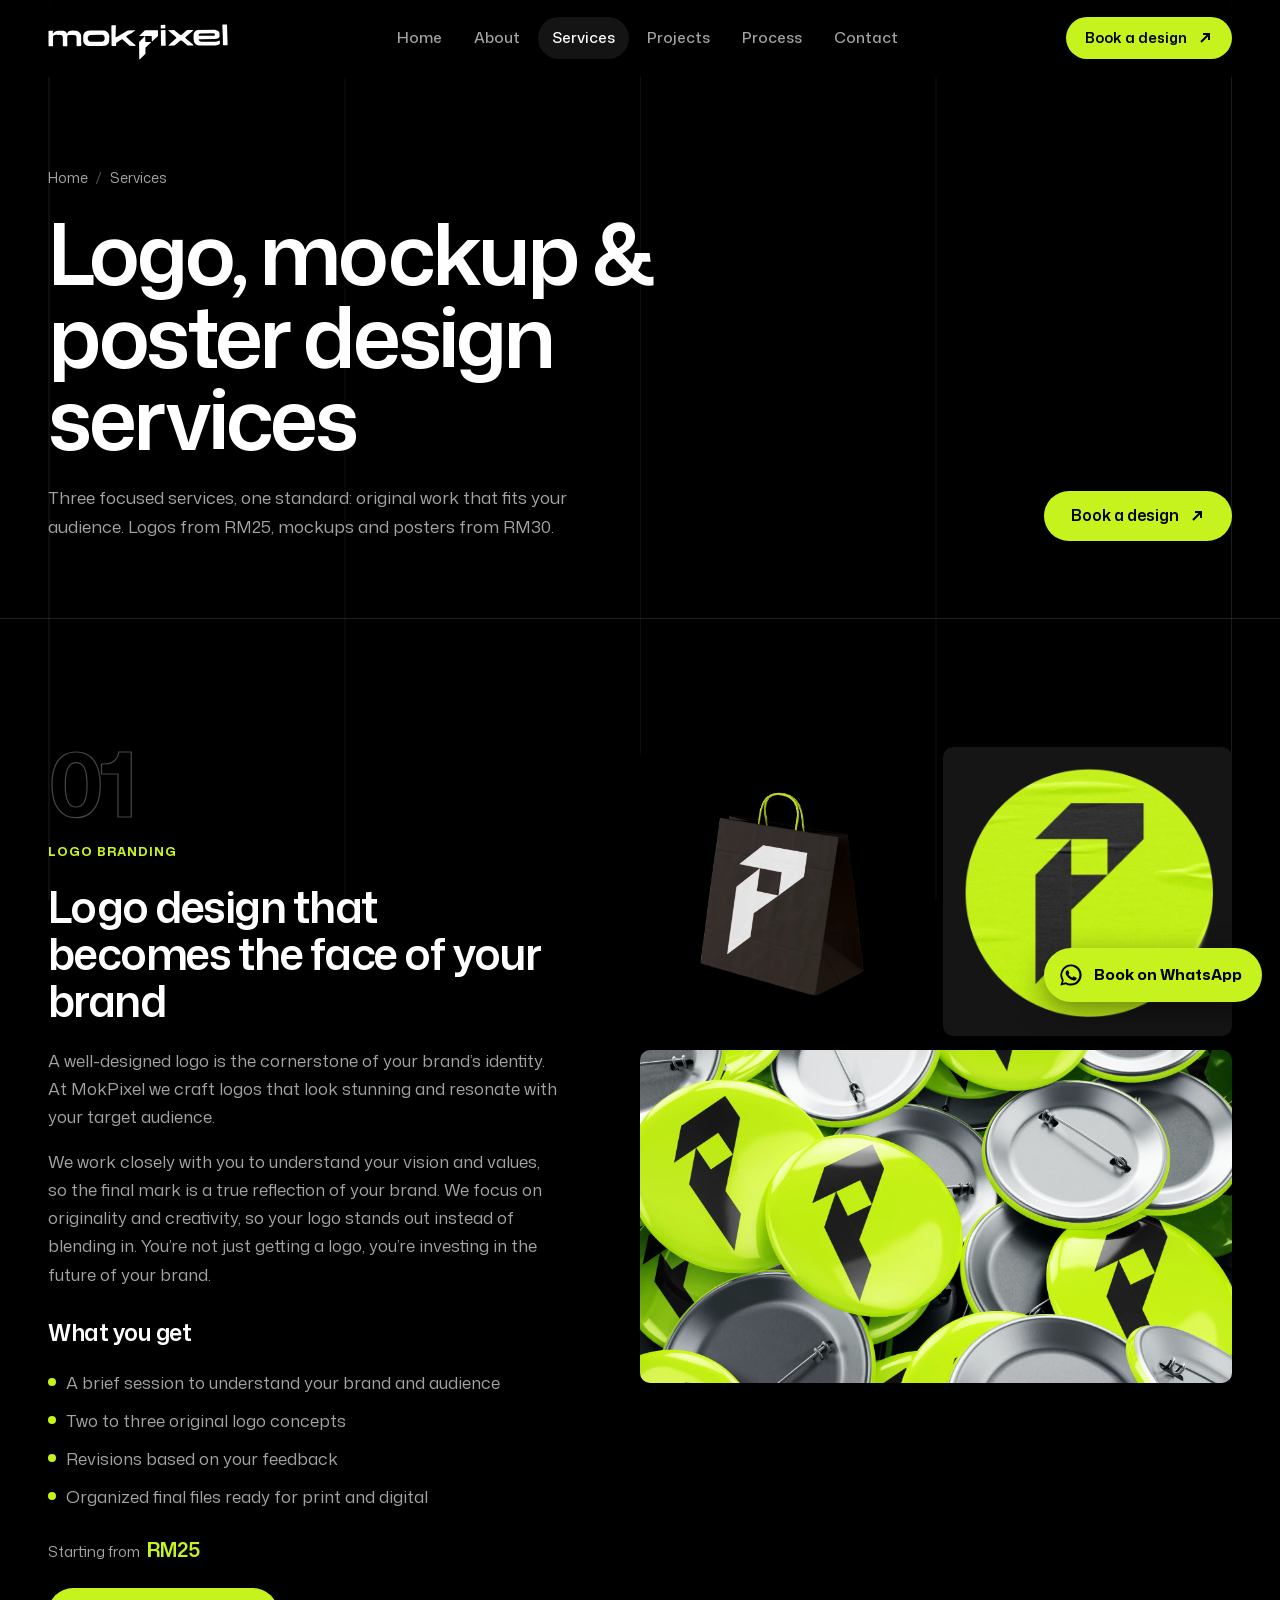
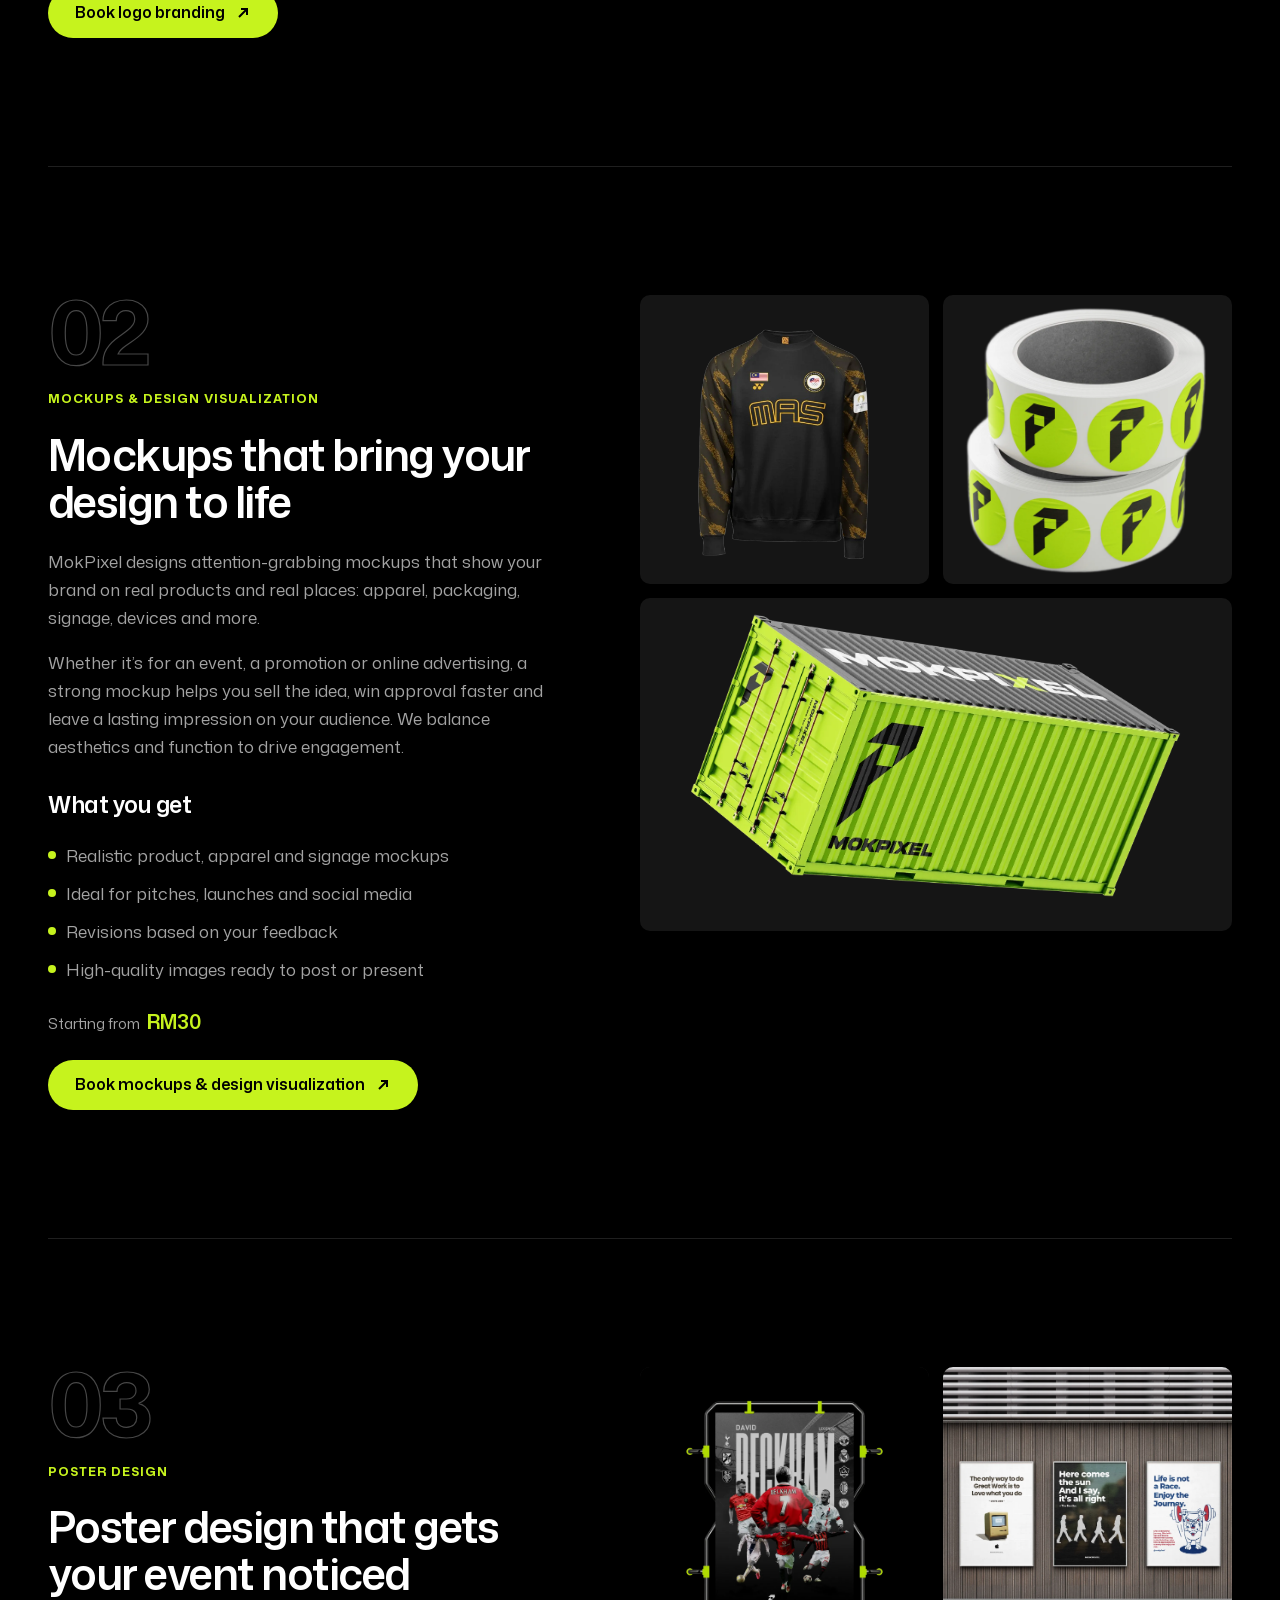
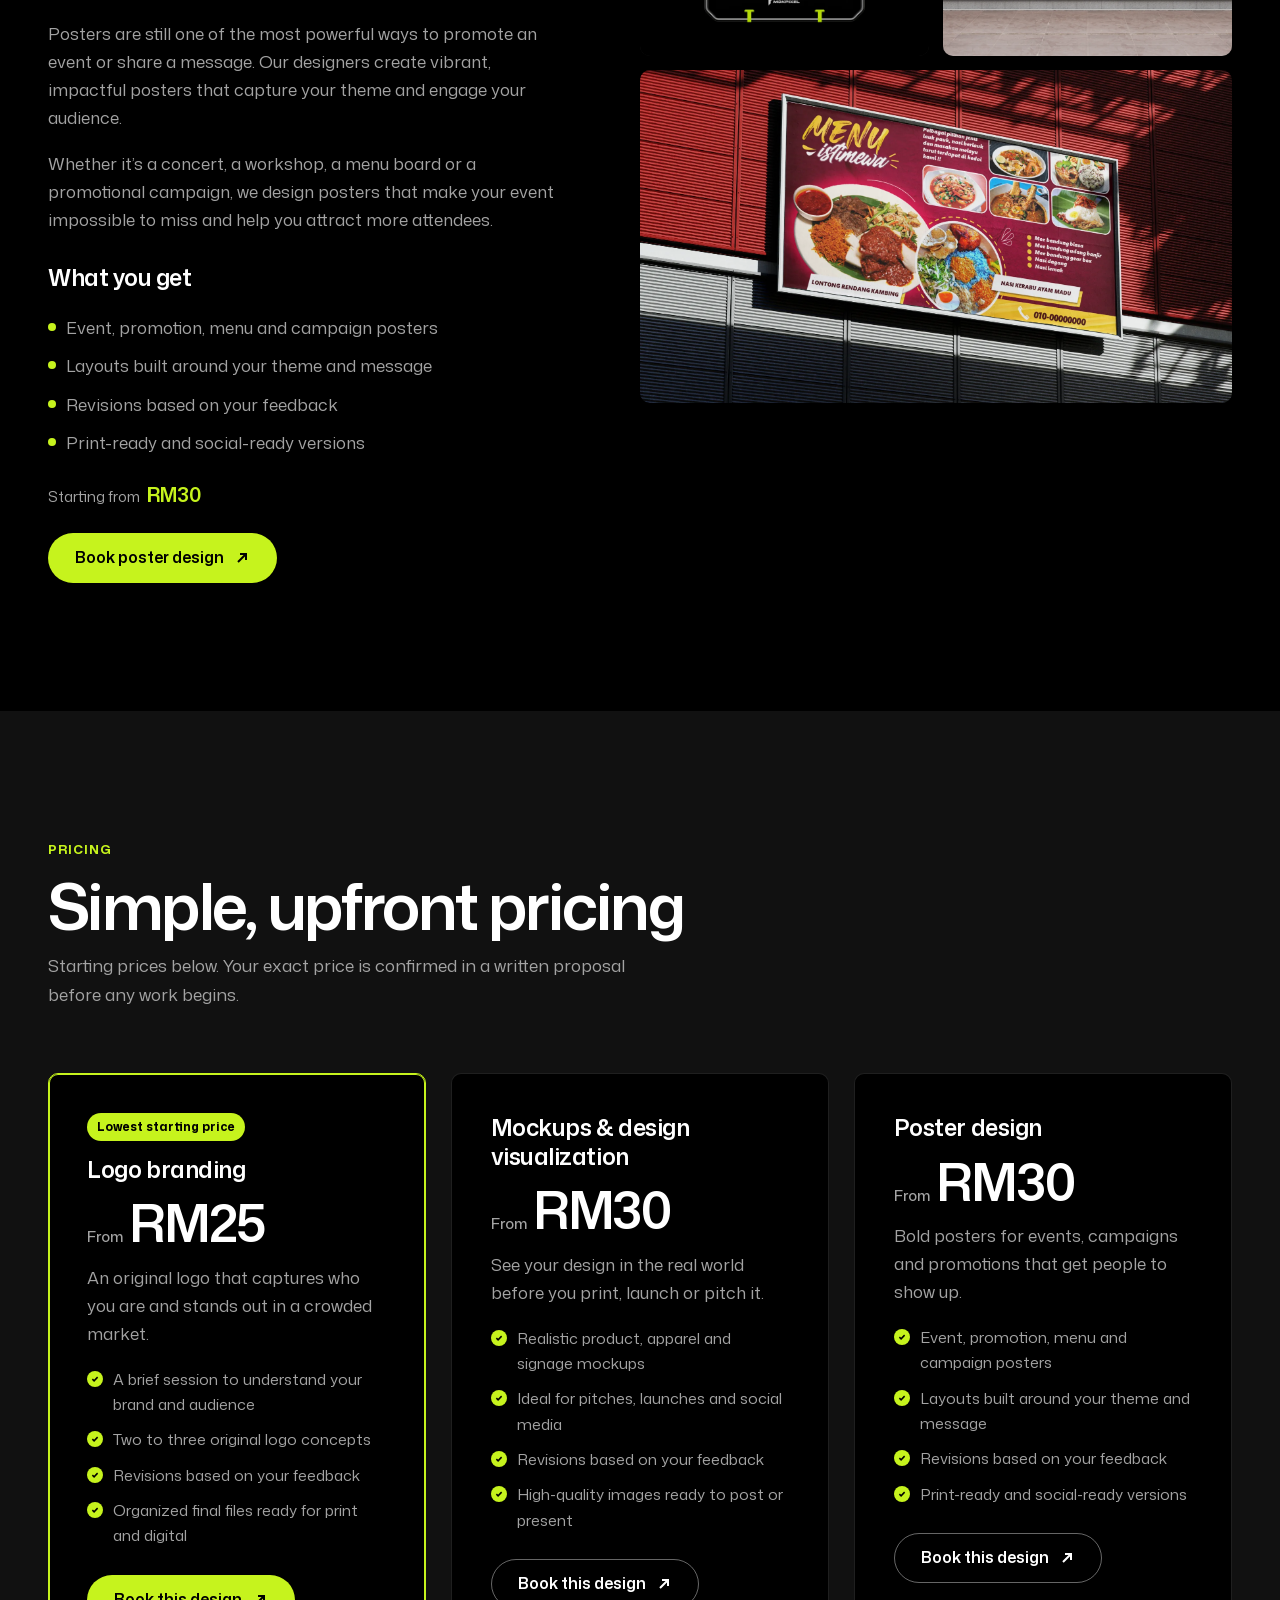
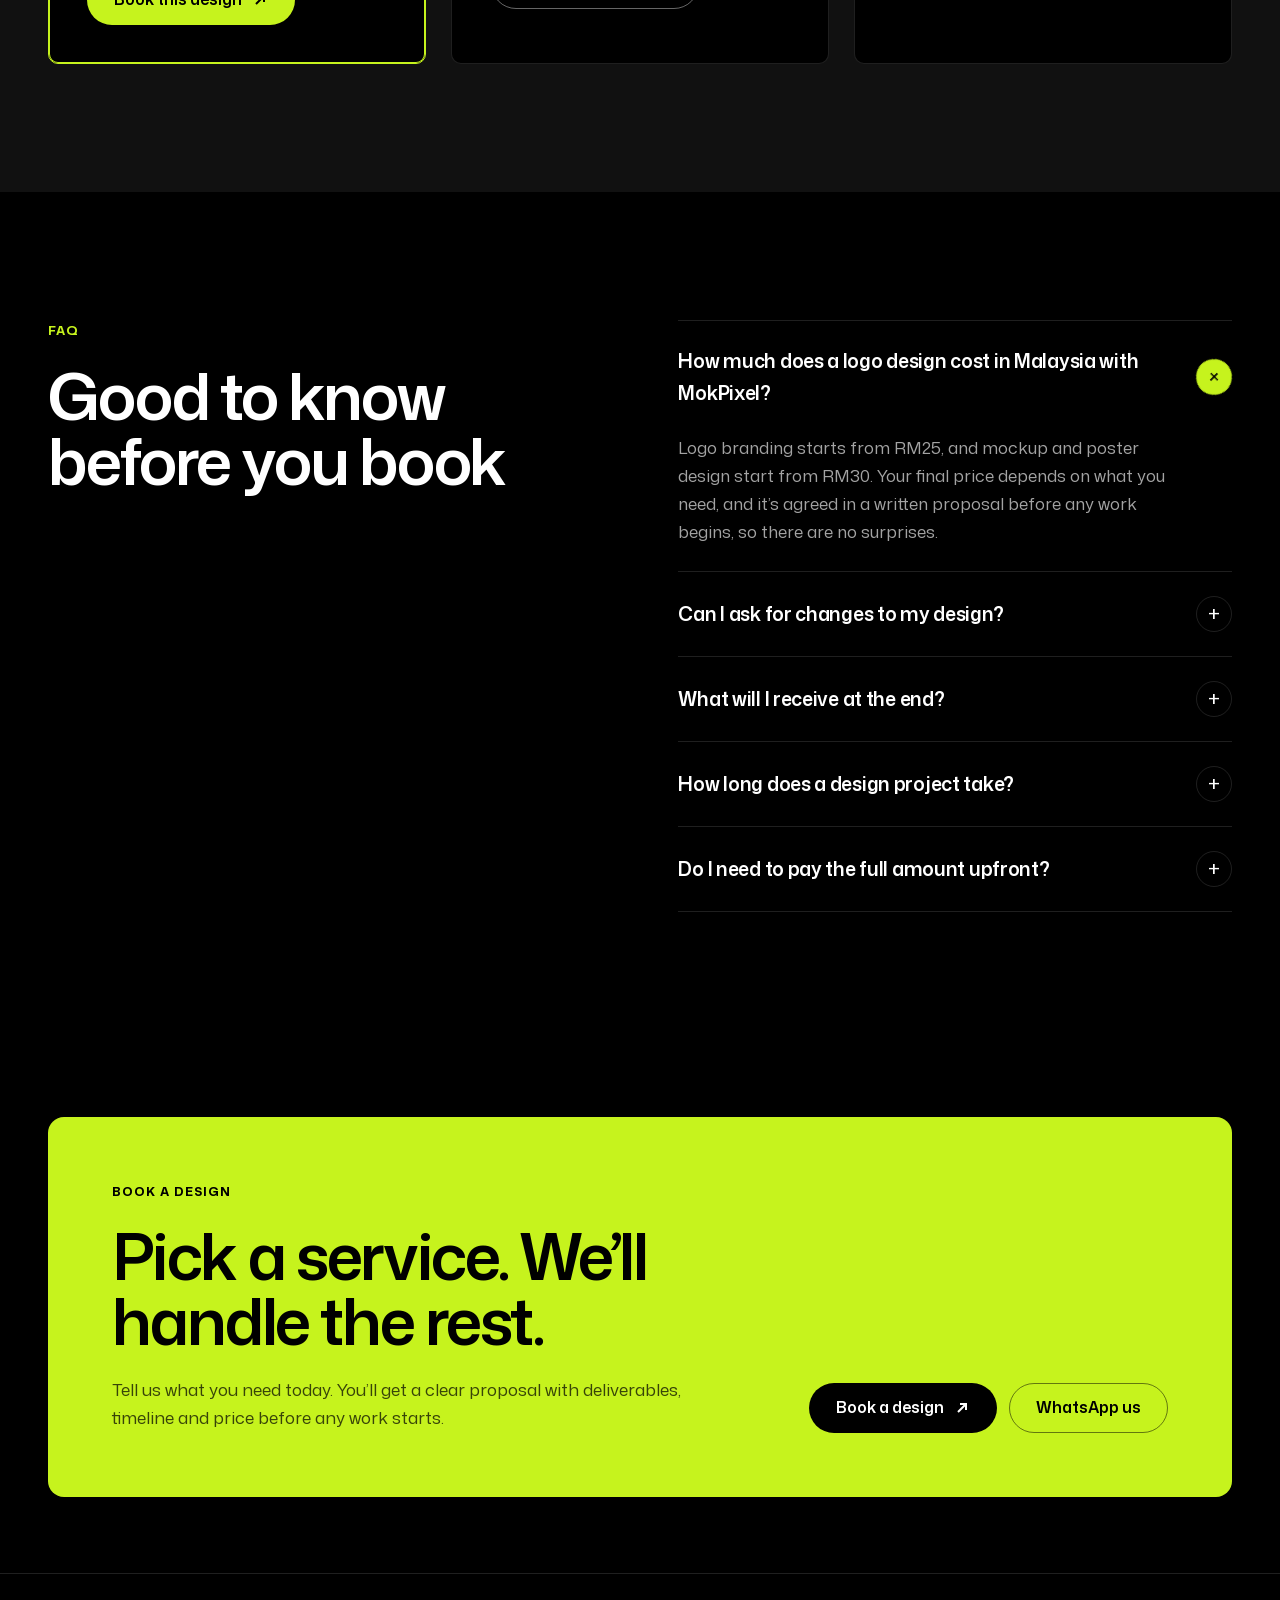
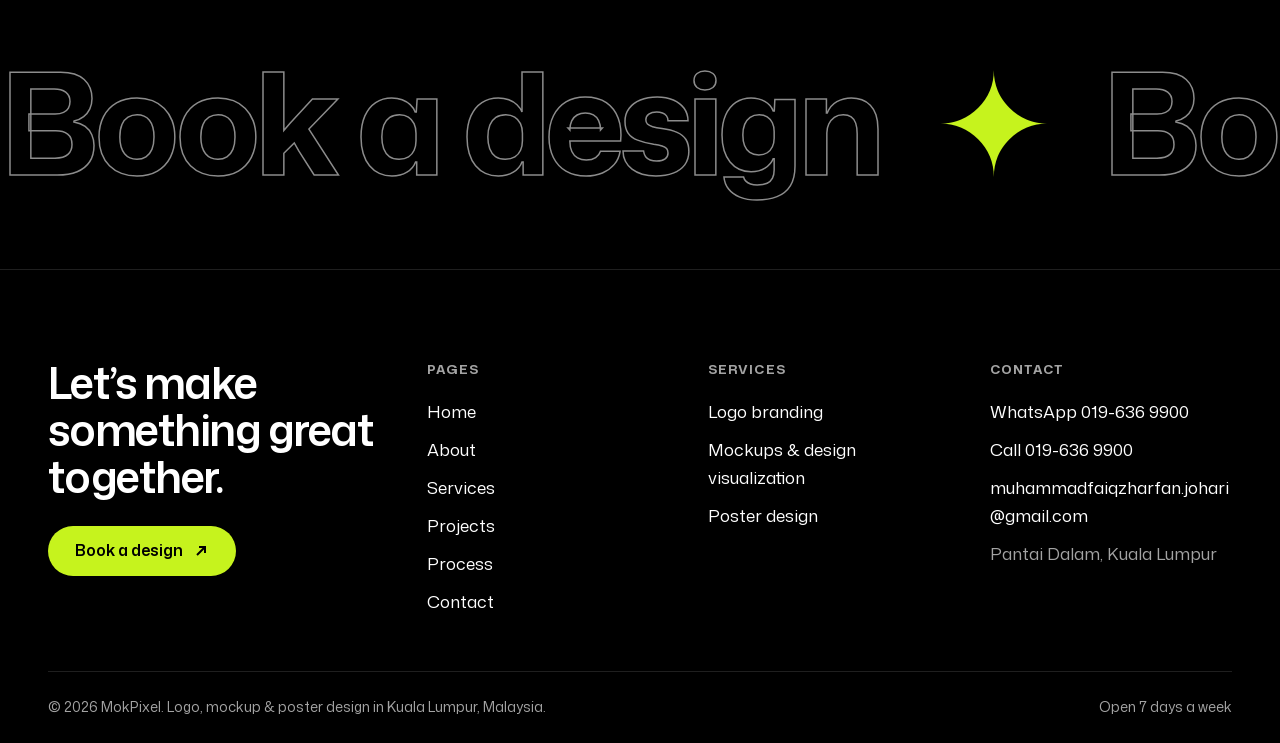
<file: mokpixel/services/index.html>
<!doctype html>
<html lang="en-MY">
<head>
  <meta charset="utf-8">
  <meta name="viewport" content="width=device-width, initial-scale=1, viewport-fit=cover">
  <title>Logo Design, Mockup &amp; Poster Design Services Malaysia | MokPixel</title>
  <meta name="description" content="Logo branding from RM25, mockups and poster design from RM30. Original designs, revisions based on your feedback and organized final files. Book a design with MokPixel in Kuala Lumpur.">
  <link rel="canonical" href="https://mokinho.github.io/mokpixel/services/">
  <meta name="theme-color" content="#000000">
  <meta name="robots" content="index, follow">
  <meta property="og:type" content="website">
  <meta property="og:site_name" content="MokPixel">
  <meta property="og:locale" content="en_MY">
  <meta property="og:title" content="Logo Design, Mockup &amp; Poster Design Services Malaysia | MokPixel">
  <meta property="og:description" content="Logo branding from RM25, mockups and poster design from RM30. Original designs, revisions based on your feedback and organized final files. Book a design with MokPixel in Kuala Lumpur.">
  <meta property="og:url" content="https://mokinho.github.io/mokpixel/services/">
  <meta property="og:image" content="https://mokinho.github.io/mokpixel/assets/og-image.jpg">
  <meta name="twitter:card" content="summary_large_image">
  <link rel="icon" type="image/png" href="../assets/favicon.png">
  <link rel="apple-touch-icon" href="../assets/apple-touch-icon.png">
  <link rel="preload" href="../assets/fonts/mona.woff2" as="font" type="font/woff2" crossorigin>
  <link rel="stylesheet" href="../assets/css/site.css?v=6">
  <script>document.documentElement.classList.add("js")</script>
  <script type="application/ld+json">{"@context": "https://schema.org", "@type": "ProfessionalService", "@id": "https://mokinho.github.io/mokpixel/#business", "name": "MokPixel", "url": "https://mokinho.github.io/mokpixel/", "logo": "https://mokinho.github.io/mokpixel/assets/apple-touch-icon.png", "image": "https://mokinho.github.io/mokpixel/assets/og-image.jpg", "description": "MokPixel is a graphic design studio in Kuala Lumpur, Malaysia, offering logo branding, mockup design and poster design.", "telephone": "+60196369900", "email": "muhammadfaiqzharfan.johari@gmail.com", "priceRange": "From RM25", "address": {"@type": "PostalAddress", "addressLocality": "Kuala Lumpur", "addressRegion": "Wilayah Persekutuan Kuala Lumpur", "addressCountry": "MY"}, "areaServed": {"@type": "Country", "name": "Malaysia"}, "openingHoursSpecification": [{"@type": "OpeningHoursSpecification", "dayOfWeek": ["Monday", "Tuesday", "Wednesday", "Thursday", "Friday"], "opens": "09:00", "closes": "22:00"}, {"@type": "OpeningHoursSpecification", "dayOfWeek": "Saturday", "opens": "09:00", "closes": "18:00"}, {"@type": "OpeningHoursSpecification", "dayOfWeek": "Sunday", "opens": "09:00", "closes": "12:00"}], "makesOffer": [{"@type": "Offer", "itemOffered": {"@type": "Service", "name": "Logo branding"}, "priceSpecification": {"@type": "PriceSpecification", "minPrice": 25.0, "priceCurrency": "MYR"}}, {"@type": "Offer", "itemOffered": {"@type": "Service", "name": "Mockups & design visualization"}, "priceSpecification": {"@type": "PriceSpecification", "minPrice": 30.0, "priceCurrency": "MYR"}}, {"@type": "Offer", "itemOffered": {"@type": "Service", "name": "Poster design"}, "priceSpecification": {"@type": "PriceSpecification", "minPrice": 30.0, "priceCurrency": "MYR"}}]}</script>
  <script type="application/ld+json">{"@context": "https://schema.org", "@type": "BreadcrumbList", "itemListElement": [{"@type": "ListItem", "position": 1, "name": "Home", "item": "https://mokinho.github.io/mokpixel/"}, {"@type": "ListItem", "position": 2, "name": "Services", "item": "https://mokinho.github.io/mokpixel/services/"}]}</script>
  <script type="application/ld+json">{"@context": "https://schema.org", "@type": "FAQPage", "mainEntity": [{"@type": "Question", "name": "How much does a logo design cost in Malaysia with MokPixel?", "acceptedAnswer": {"@type": "Answer", "text": "Logo branding starts from RM25, and mockup and poster design start from RM30. Your final price depends on what you need, and it’s agreed in a written proposal before any work begins, so there are no surprises."}}, {"@type": "Question", "name": "Can I ask for changes to my design?", "acceptedAnswer": {"@type": "Answer", "text": "Yes. You’ll see two to three initial concepts, give your feedback, and we refine the chosen direction until you approve the final design."}}, {"@type": "Question", "name": "What will I receive at the end?", "acceptedAnswer": {"@type": "Answer", "text": "Your final design files, delivered securely and neatly organized. Tell us where you’ll use the design (print, social media, signage) and we’ll agree the files you need in the proposal."}}, {"@type": "Question", "name": "How long does a design project take?", "acceptedAnswer": {"@type": "Answer", "text": "It depends on the size of the project. We agree the timeline with you in the proposal at the start, so you know exactly when to expect your concepts and final files."}}, {"@type": "Question", "name": "Do I need to pay the full amount upfront?", "acceptedAnswer": {"@type": "Answer", "text": "No. You pay a deposit to start, and the remaining balance before the final files are delivered."}}]}</script>
  <script type="application/ld+json">{"@context": "https://schema.org", "@type": "Service", "name": "Logo branding", "serviceType": "Logo branding", "provider": {"@id": "https://mokinho.github.io/mokpixel/#business"}, "areaServed": "Malaysia", "description": "An original logo that captures who you are and stands out in a crowded market.", "url": "https://mokinho.github.io/mokpixel/services/#logo-branding", "offers": {"@type": "Offer", "priceCurrency": "MYR", "price": "25", "description": "Starting price"}}</script>
  <script type="application/ld+json">{"@context": "https://schema.org", "@type": "Service", "name": "Mockups & design visualization", "serviceType": "Mockups & design visualization", "provider": {"@id": "https://mokinho.github.io/mokpixel/#business"}, "areaServed": "Malaysia", "description": "See your design in the real world before you print, launch or pitch it.", "url": "https://mokinho.github.io/mokpixel/services/#mockups", "offers": {"@type": "Offer", "priceCurrency": "MYR", "price": "30", "description": "Starting price"}}</script>
  <script type="application/ld+json">{"@context": "https://schema.org", "@type": "Service", "name": "Poster design", "serviceType": "Poster design", "provider": {"@id": "https://mokinho.github.io/mokpixel/#business"}, "areaServed": "Malaysia", "description": "Bold posters for events, campaigns and promotions that get people to show up.", "url": "https://mokinho.github.io/mokpixel/services/#poster-design", "offers": {"@type": "Offer", "priceCurrency": "MYR", "price": "30", "description": "Starting price"}}</script>
</head>
<body>
<a class="skip" href="#main">Skip to content</a>
<div class="gridlines" aria-hidden="true"><div class="wrap"><div></div></div></div>
<header class="hdr">
  <div class="wrap hdr-in">
    <a class="logo" href="../" aria-label="MokPixel home"><svg class="logo-word" viewBox="0 0 293.7 58.7" role="img" aria-hidden="true" focusable="false"><path fill="currentColor" fill-rule="evenodd" d="M53.7 17.7 53.0 16.0 51.0 13.4 47.7 11.4 45.7 10.9 39.9 10.8 35.0 11.5 33.0 12.7 31.2 15.3 30.5 15.1 29.0 12.7 25.6 11.1 16.6 11.0 14.1 11.3 10.3 13.1 8.4 15.4 7.7 14.9 7.8 13.1 8.3 12.0 8.0 11.2 1.4 11.0 0.9 11.4 0.8 12.9 0.9 35.8 1.2 36.2 2.3 36.4 7.7 36.3 8.1 36.0 8.3 20.1 9.1 19.0 10.0 18.5 13.3 17.7 21.5 18.0 23.4 19.4 24.0 20.6 24.2 23.2 24.2 35.6 24.4 36.0 25.3 36.3 30.9 36.2 31.4 35.9 31.6 34.9 31.4 20.6 31.8 19.2 32.7 18.5 34.4 17.9 41.5 17.8 44.6 18.5 45.9 19.6 46.5 20.8 46.7 35.8 48.4 36.2 53.7 36.0 54.2 34.1 54.3 30.8 54.0 28.1 54.2 22.7Z M99.3 16.8 97.9 14.4 96.8 13.3 94.4 11.6 91.9 10.7 69.4 10.6 64.9 10.9 63.1 11.6 59.7 14.0 57.8 17.2 57.3 20.7 57.6 29.1 58.6 31.1 60.4 33.4 63.7 35.3 65.8 36.0 87.6 36.0 93.2 35.4 95.4 34.5 97.5 32.7 98.6 31.2 99.7 28.8 100.0 19.6Z M64.9 21.8 65.4 20.4 66.6 19.0 68.9 17.8 87.7 17.6 89.7 18.1 91.6 19.7 92.2 21.3 92.4 23.5 92.1 25.5 91.2 27.2 89.3 28.5 87.9 28.9 69.4 29.0 67.7 28.5 65.9 27.0 64.8 24.0Z M178.9 10.1 158.9 10.1 157.7 10.7 149.2 18.7 149.1 19.4 149.5 19.6 157.4 19.5 158.0 20.1 148.5 29.4 148.8 56.8 149.1 57.7 149.9 57.5 158.5 49.1 158.9 48.0 158.9 38.7 168.3 29.9 168.0 29.2 159.4 29.2 158.8 28.8 158.4 19.9 158.9 19.5 168.8 19.6 169.2 20.6 169.3 28.0 169.7 28.4 170.1 28.3 179.3 19.4 179.3 10.8Z M184.4 10.0 184.0 10.4 184.3 34.9 184.9 35.4 191.3 35.3 191.8 35.0 192.1 34.2 191.8 30.5 191.6 10.4 191.1 9.9Z M236.8 10.0 235.9 9.6 227.1 9.8 225.7 10.6 217.4 17.9 215.2 17.6 205.7 9.9 195.9 10.0 196.0 10.6 207.0 19.8 209.5 22.3 209.0 23.4 196.5 34.5 196.4 35.1 197.1 35.4 206.2 35.1 216.0 26.8 217.1 26.8 218.5 27.5 227.6 35.0 237.4 34.9 236.0 33.2 225.3 24.2 223.8 22.6 224.5 21.4 235.5 11.7Z M279.2 13.5 277.4 11.6 275.6 10.4 272.2 9.4 244.3 9.6 240.8 11.0 239.2 12.6 237.8 15.2 237.4 17.4 237.3 23.9 238.3 29.3 239.4 31.2 241.7 33.4 243.2 34.3 245.5 35.0 273.6 34.9 277.6 34.0 278.8 33.5 280.2 32.3 280.3 29.0 280.1 27.6 279.7 27.1 275.5 28.5 272.4 28.9 249.5 29.0 247.2 27.9 245.9 26.5 245.6 25.3 246.3 24.9 248.1 24.7 272.8 24.6 276.6 23.8 278.8 22.3 279.8 20.0 279.7 15.6Z M245.3 18.5 245.6 17.5 246.9 16.0 248.9 15.3 270.0 15.2 271.5 15.8 272.3 16.8 272.0 18.4 271.2 19.0 269.9 19.2 246.1 19.3Z M103.6 2.2 103.3 5.4 103.7 34.8 104.1 35.7 110.7 35.7 111.1 35.1 111.1 32.2 111.5 30.5 120.4 24.9 121.2 25.0 123.5 26.8 133.0 35.5 140.1 35.7 142.9 35.4 142.9 34.8 135.1 28.0 127.3 20.6 129.8 18.5 136.1 14.9 140.0 12.1 141.3 11.6 142.1 10.7 141.9 10.3 130.1 10.4 112.0 21.4 110.8 21.7 110.2 21.1 110.7 2.4 110.1 2.0Z M191.3 1.8 190.6 1.4 184.2 1.6 183.9 1.9 183.8 6.9 185.0 7.4 191.3 7.1Z M285.0 0.7 284.4 1.2 284.3 3.8 285.1 19.8 285.3 34.0 286.1 34.8 292.0 34.8 292.9 34.3 291.9 1.5 291.5 0.8Z"/></svg></a>
    <nav class="nav" id="nav" aria-label="Main"><a href=".././">Home</a><a href="../about/">About</a><a href="../services/" aria-current="page">Services</a><a href="../projects/">Projects</a><a href="../process/">Process</a><a href="../contact/">Contact</a><a class="btn btn-neon" href="../contact/#book">Book a design <svg viewBox="0 0 16 16" aria-hidden="true"><path d="M4 12L12 4M6 4h6v6"/></svg></a></nav>
    <a class="btn btn-neon btn-sm hdr-cta" href="../contact/#book">Book a design <svg viewBox="0 0 16 16" aria-hidden="true"><path d="M4 12L12 4M6 4h6v6"/></svg></a>
    <button class="burger" aria-expanded="false" aria-controls="nav" aria-label="Open menu"><span></span><span></span></button>
  </div>
</header>
<main id="main">

  <section class="page-hero">
    <div class="wrap">
      <ol class="crumbs" aria-label="Breadcrumb"><li><a href="../">Home</a></li><li aria-current="page">Services</li></ol>
      <div class="page-hero-row">
        <div><h1 class="h-display">Logo, mockup &amp; poster design services</h1>
        <p class="lede">Three focused services, one standard: original work that fits your audience. Logos from RM25, mockups and posters from RM30.</p></div>
        <a class="btn btn-neon" href="../contact/#book">Book a design <svg viewBox="0 0 16 16" aria-hidden="true"><path d="M4 12L12 4M6 4h6v6"/></svg></a>
      </div>
    </div>
  </section>

  <section>
    <div class="wrap"><article class="svc-detail" id="logo-branding">
        <div class="stack">
          <span class="svc-num" aria-hidden="true">01</span>
          <span class="kicker">Logo branding</span>
          <h2 class="h-lg">Logo design that becomes the face of your brand</h2>
          <div class="prose"><p>A well-designed logo is the cornerstone of your brand’s identity. At MokPixel we craft logos that look stunning and resonate with your target audience.</p><p>We work closely with you to understand your vision and values, so the final mark is a true reflection of your brand. We focus on originality and creativity, so your logo stands out instead of blending in. You’re not just getting a logo, you’re investing in the future of your brand.</p></div>
          <h3 class="h-md" style="margin-top:8px">What you get</h3>
          <ul class="ticks"><li>A brief session to understand your brand and audience</li><li>Two to three original logo concepts</li><li>Revisions based on your feedback</li><li>Organized final files ready for print and digital</li></ul>
          <p class="svc-from">Starting from <b>RM25</b></p>
          <a class="btn btn-neon" href="../contact/?service=Logo%20branding#book">Book logo branding <svg viewBox="0 0 16 16" aria-hidden="true"><path d="M4 12L12 4M6 4h6v6"/></svg></a>
        </div>
        <div class="gallery reveal"><figure class=""><img src="../assets/img/g-bag.webp" alt="MokPixel P logo on a black paper bag" loading="lazy"></figure><figure class=""><img src="../assets/img/g-sticker-logo.webp" alt="Round neon MokPixel logo sticker" loading="lazy"></figure><figure class="wide"><img src="../assets/img/hiw-bg.webp" alt="Neon MokPixel pin badges" loading="lazy"></figure></div>
      </article><article class="svc-detail" id="mockups">
        <div class="stack">
          <span class="svc-num" aria-hidden="true">02</span>
          <span class="kicker">Mockups & design visualization</span>
          <h2 class="h-lg">Mockups that bring your design to life</h2>
          <div class="prose"><p>MokPixel designs attention-grabbing mockups that show your brand on real products and real places: apparel, packaging, signage, devices and more.</p><p>Whether it’s for an event, a promotion or online advertising, a strong mockup helps you sell the idea, win approval faster and leave a lasting impression on your audience. We balance aesthetics and function to drive engagement.</p></div>
          <h3 class="h-md" style="margin-top:8px">What you get</h3>
          <ul class="ticks"><li>Realistic product, apparel and signage mockups</li><li>Ideal for pitches, launches and social media</li><li>Revisions based on your feedback</li><li>High-quality images ready to post or present</li></ul>
          <p class="svc-from">Starting from <b>RM30</b></p>
          <a class="btn btn-neon" href="../contact/?service=Design%20visualizations#book">Book mockups & design visualization <svg viewBox="0 0 16 16" aria-hidden="true"><path d="M4 12L12 4M6 4h6v6"/></svg></a>
        </div>
        <div class="gallery reveal"><figure class=""><img src="../assets/img/svc-viz-jersey.webp" alt="Malaysia Olympic jersey mockup" loading="lazy"></figure><figure class=""><img src="../assets/img/g-roller-sticker.webp" alt="Rolls of neon logo stickers" loading="lazy"></figure><figure class="wide"><img src="../assets/img/hiw-mockup.webp" alt="Neon shipping container mockup" loading="lazy"></figure></div>
      </article><article class="svc-detail" id="poster-design">
        <div class="stack">
          <span class="svc-num" aria-hidden="true">03</span>
          <span class="kicker">Poster design</span>
          <h2 class="h-lg">Poster design that gets your event noticed</h2>
          <div class="prose"><p>Posters are still one of the most powerful ways to promote an event or share a message. Our designers create vibrant, impactful posters that capture your theme and engage your audience.</p><p>Whether it’s a concert, a workshop, a menu board or a promotional campaign, we design posters that make your event impossible to miss and help you attract more attendees.</p></div>
          <h3 class="h-md" style="margin-top:8px">What you get</h3>
          <ul class="ticks"><li>Event, promotion, menu and campaign posters</li><li>Layouts built around your theme and message</li><li>Revisions based on your feedback</li><li>Print-ready and social-ready versions</li></ul>
          <p class="svc-from">Starting from <b>RM30</b></p>
          <a class="btn btn-neon" href="../contact/?service=Poster%20design#book">Book poster design <svg viewBox="0 0 16 16" aria-hidden="true"><path d="M4 12L12 4M6 4h6v6"/></svg></a>
        </div>
        <div class="gallery reveal"><figure class=""><img src="../assets/img/svc-poster.webp" alt="David Beckham tribute poster" loading="lazy"></figure><figure class=""><img src="../assets/img/work-quotes.webp" alt="Framed motivational quote posters" loading="lazy"></figure><figure class="wide"><img src="../assets/img/work-dapur-ibu.webp" alt="Dapur Ibu menu billboard" loading="lazy"></figure></div>
      </article></div>
  </section>

  <section class="section band" id="pricing">
    <div class="wrap">
      <div class="sec-head"><div><span class="kicker">Pricing</span><h2 class="h-xl">Simple, upfront pricing</h2><p class="lede">Starting prices below. Your exact price is confirmed in a written proposal before any work begins.</p></div></div>
      <div class="plans"><div class="plan reveal featured">
          <span class="plan-tag">Lowest starting price</span>
          <h3 class="h-md">Logo branding</h3>
          <p class="plan-price"><small>From</small>RM25</p>
          <p class="muted">An original logo that captures who you are and stands out in a crowded market.</p>
          <ul><li>A brief session to understand your brand and audience</li><li>Two to three original logo concepts</li><li>Revisions based on your feedback</li><li>Organized final files ready for print and digital</li></ul>
          <a class="btn btn-neon" href="../contact/?service=Logo%20branding#book">Book this design <svg viewBox="0 0 16 16" aria-hidden="true"><path d="M4 12L12 4M6 4h6v6"/></svg></a>
        </div><div class="plan reveal">
          
          <h3 class="h-md">Mockups & design visualization</h3>
          <p class="plan-price"><small>From</small>RM30</p>
          <p class="muted">See your design in the real world before you print, launch or pitch it.</p>
          <ul><li>Realistic product, apparel and signage mockups</li><li>Ideal for pitches, launches and social media</li><li>Revisions based on your feedback</li><li>High-quality images ready to post or present</li></ul>
          <a class="btn btn-line" href="../contact/?service=Design%20visualizations#book">Book this design <svg viewBox="0 0 16 16" aria-hidden="true"><path d="M4 12L12 4M6 4h6v6"/></svg></a>
        </div><div class="plan reveal">
          
          <h3 class="h-md">Poster design</h3>
          <p class="plan-price"><small>From</small>RM30</p>
          <p class="muted">Bold posters for events, campaigns and promotions that get people to show up.</p>
          <ul><li>Event, promotion, menu and campaign posters</li><li>Layouts built around your theme and message</li><li>Revisions based on your feedback</li><li>Print-ready and social-ready versions</li></ul>
          <a class="btn btn-line" href="../contact/?service=Poster%20design#book">Book this design <svg viewBox="0 0 16 16" aria-hidden="true"><path d="M4 12L12 4M6 4h6v6"/></svg></a>
        </div></div>
    </div>
  </section>

  <section class="section">
    <div class="wrap split">
      <div class="stack"><span class="kicker">FAQ</span><h2 class="h-xl">Good to know before you book</h2></div>
      <div class="faq"><details open><summary>How much does a logo design cost in Malaysia with MokPixel?</summary><p>Logo branding starts from RM25, and mockup and poster design start from RM30. Your final price depends on what you need, and it’s agreed in a written proposal before any work begins, so there are no surprises.</p></details><details><summary>Can I ask for changes to my design?</summary><p>Yes. You’ll see two to three initial concepts, give your feedback, and we refine the chosen direction until you approve the final design.</p></details><details><summary>What will I receive at the end?</summary><p>Your final design files, delivered securely and neatly organized. Tell us where you’ll use the design (print, social media, signage) and we’ll agree the files you need in the proposal.</p></details><details><summary>How long does a design project take?</summary><p>It depends on the size of the project. We agree the timeline with you in the proposal at the start, so you know exactly when to expect your concepts and final files.</p></details><details><summary>Do I need to pay the full amount upfront?</summary><p>No. You pay a deposit to start, and the remaining balance before the final files are delivered.</p></details></div>
    </div>
  </section>

  <section class="section-tight">
    <div class="wrap">
      <div class="cta-box reveal">
        <div class="stack">
          <span class="kicker">Book a design</span>
          <h2 class="h-xl">Pick a service. We’ll handle the rest.</h2>
          <p class="lede">Tell us what you need today. You’ll get a clear proposal with deliverables, timeline and price before any work starts.</p>
        </div>
        <div class="cta-actions">
          <a class="btn btn-dark" href="../contact/#book">Book a design <svg viewBox="0 0 16 16" aria-hidden="true"><path d="M4 12L12 4M6 4h6v6"/></svg></a>
          <a class="btn btn-dark-line" href="https://wa.me/60196369900?text=Hi%20MokPixel%2C%20I%27d%20like%20to%20book%20a%20design." target="_blank" rel="noopener">WhatsApp us</a>
        </div>
      </div>
    </div>
  </section>
</main>
<a class="cta-marquee" href="../contact/#book" aria-label="Book a design"><div class="cta-track" aria-hidden="true"><span>Book a design</span><i>✦</i><span>Book a design</span><i>✦</i><span>Book a design</span><i>✦</i><span>Book a design</span><i>✦</i><span>Book a design</span><i>✦</i><span>Book a design</span><i>✦</i></div></a>
<footer class="ftr">
  <div class="wrap">
    <div class="ftr-top">
      <div>
        <h2 class="h-lg">Let’s make something great together.</h2>
        <a class="btn btn-neon" href="../contact/#book">Book a design <svg viewBox="0 0 16 16" aria-hidden="true"><path d="M4 12L12 4M6 4h6v6"/></svg></a>
      </div>
      <div><h3>Pages</h3><ul><li><a href=".././">Home</a></li><li><a href="../about/">About</a></li><li><a href="../services/">Services</a></li><li><a href="../projects/">Projects</a></li><li><a href="../process/">Process</a></li><li><a href="../contact/">Contact</a></li></ul></div>
      <div><h3>Services</h3><ul><li><a href="../services/#logo-branding">Logo branding</a></li><li><a href="../services/#mockups">Mockups & design visualization</a></li><li><a href="../services/#poster-design">Poster design</a></li></ul></div>
      <div><h3>Contact</h3><ul>
        <li><a href="https://wa.me/60196369900" target="_blank" rel="noopener">WhatsApp 019-636 9900</a></li>
        <li><a href="tel:+60196369900">Call 019-636 9900</a></li>
        <li><a href="mailto:muhammadfaiqzharfan.johari@gmail.com">muhammadfaiqzharfan.johari@gmail.com</a></li>
        <li class="muted">Pantai Dalam, Kuala Lumpur</li>
      </ul></div>
    </div>
    <div class="ftr-bottom">
      <p>© <span data-year>2026</span> MokPixel. Logo, mockup &amp; poster design in Kuala Lumpur, Malaysia.</p>
      <p>Open 7 days a week</p>
    </div>
  </div>
</footer>
<a class="fab" href="https://wa.me/60196369900?text=Hi%20MokPixel%2C%20I%27d%20like%20to%20book%20a%20design." target="_blank" rel="noopener" aria-label="Book a design on WhatsApp"><svg viewBox="0 0 32 32" aria-hidden="true"><path fill="currentColor" d="M16 3a13 13 0 0 0-11.2 19.6L3 29l6.6-1.7A13 13 0 1 0 16 3zm0 23.6c-2 0-3.9-.5-5.6-1.5l-.4-.2-3.9 1 1-3.8-.3-.4A10.6 10.6 0 1 1 16 26.6zm5.8-7.9c-.3-.2-1.9-.9-2.2-1s-.5-.2-.7.2l-1 1.2c-.2.2-.4.2-.7.1a8.7 8.7 0 0 1-4.3-3.8c-.3-.6.3-.5.9-1.7.1-.2 0-.4 0-.5l-1-2.4c-.3-.6-.5-.5-.7-.5h-.6c-.2 0-.6.1-.9.4-.3.3-1.2 1.1-1.2 2.8s1.2 3.2 1.4 3.4c.2.2 2.4 3.6 5.7 5 2.1.9 2.9 1 4 .8.6-.1 1.9-.8 2.2-1.5.3-.7.3-1.4.2-1.5-.1-.2-.3-.3-.6-.4z"/></svg><span>Book on WhatsApp</span></a>
<script src="../assets/js/site.js?v=6" defer></script>
</body>
</html>
</file>
<file: mokpixel/assets/css/site.css>
/* MokPixel: black, neon, white. Simple, modern, grid-lined. */
@font-face { font-family: "Mona Sans"; src: url("../fonts/mona.woff2") format("woff2"); font-style: normal; font-weight: 200 900; font-stretch: 75% 125%; font-display: swap; }
@font-face { font-family: "Mona Sans"; src: url("../fonts/mona-italic.woff2") format("woff2"); font-style: italic; font-weight: 200 900; font-stretch: 75% 125%; font-display: swap; }

:root {
  --bg: #000000;
  --band: #111111;
  --card: #151515;
  --line: rgba(255,255,255,.12);
  --grid: rgba(255,255,255,.055);
  --text: #ffffff;
  --muted: #a3a3a3;
  --neon: #c6f31d;
  --on-neon: #000000;

  --font: "Mona Sans", system-ui, -apple-system, "Segoe UI", sans-serif;
  --wrap: 1320px;
  --gutter: clamp(16px, 4vw, 48px);
  --section: clamp(80px, 10vw, 150px);
  --radius: 10px;
}

*, *::before, *::after { box-sizing: border-box; }
html { -webkit-text-size-adjust: 100%; scroll-behavior: smooth; scroll-padding-top: 90px; }
body { margin: 0; background: var(--bg); color: var(--text); font-family: var(--font); font-size: 1.0625rem; line-height: 1.65; -webkit-font-smoothing: antialiased; overflow-x: hidden; }
img { display: block; max-width: 100%; height: auto; }
a { color: inherit; }
h1, h2, h3, h4, p, figure, blockquote, ul, ol, dl, dd { margin: 0; }
ul, ol { padding: 0; list-style: none; }
button, input, textarea, select { font: inherit; color: inherit; }
::selection { background: var(--neon); color: var(--on-neon); }
:focus-visible { outline: 2px solid var(--neon); outline-offset: 3px; }

.skip { position: absolute; left: 16px; top: -60px; z-index: 200; background: var(--neon); color: var(--on-neon); padding: 10px 16px; font-weight: 700; }
.skip:focus { top: 12px; }
.wrap { width: 100%; max-width: var(--wrap); margin: 0 auto; padding: 0 var(--gutter); }
.sr-only { position: absolute; width: 1px; height: 1px; overflow: hidden; clip: rect(0 0 0 0); white-space: nowrap; }

/* faint column guides behind everything */
.gridlines { position: fixed; inset: 0; z-index: -1; pointer-events: none; }
.gridlines .wrap { height: 100%; }
.gridlines .wrap > div { height: 100%; border-left: 1px solid var(--grid); border-right: 1px solid var(--grid); background-image: linear-gradient(to right, var(--grid) 1px, transparent 1px); background-size: 25% 100%; }
@media (max-width: 700px) { .gridlines .wrap > div { background-size: 50% 100%; } }

/* ---------- type ---------- */
.h-display { font-size: clamp(2.6rem, 6.6vw, 6rem); line-height: .98; font-weight: 600; letter-spacing: -.045em; }
.h-xl { font-size: clamp(2.2rem, 5vw, 4.4rem); line-height: 1.02; font-weight: 600; letter-spacing: -.04em; }
.h-lg { font-size: clamp(1.8rem, 3.4vw, 3rem); line-height: 1.08; font-weight: 600; letter-spacing: -.035em; }
.h-md { font-size: clamp(1.25rem, 1.8vw, 1.55rem); line-height: 1.25; font-weight: 600; letter-spacing: -.02em; }
.kicker { display: inline-block; font-size: .78rem; font-weight: 700; letter-spacing: .08em; text-transform: uppercase; color: var(--neon); }
.lede { font-size: clamp(1.05rem, 1.35vw, 1.2rem); color: var(--muted); max-width: 58ch; }
.muted { color: var(--muted); }
.neon { color: var(--neon); }
.prose p + p { margin-top: 1em; }
.prose p { color: var(--muted); max-width: 64ch; }
.prose strong { color: var(--text); font-weight: 600; }

/* ---------- buttons & links ---------- */
.btn {
  display: inline-flex; align-items: center; justify-content: center; gap: 10px; min-height: 50px; padding: 0 26px;
  border-radius: 999px; border: 1.5px solid transparent; background: transparent; font-weight: 600; font-size: .98rem; text-decoration: none; cursor: pointer; white-space: nowrap;
  transition: background-color .2s, color .2s, border-color .2s, transform .2s;
}
.btn svg { width: 16px; height: 16px; fill: none; stroke: currentColor; stroke-width: 2; transition: transform .2s; }
.btn:hover svg { transform: translate(2px, -2px); }
.btn-neon { background: var(--neon); color: var(--on-neon); }
.btn-neon:hover { background: var(--text); }
.btn-line { border-color: rgba(255,255,255,.4); color: var(--text); }
.btn-line:hover { border-color: var(--text); background: var(--text); color: var(--bg); }
.btn-dark { background: var(--bg); color: var(--text); }
.btn-dark:hover { background: var(--band); }
.btn-sm { min-height: 42px; padding: 0 18px; font-size: .9rem; }

/* Crafto-style link: a neon dot that grows into a pill on hover */
.dot-link { position: relative; display: inline-flex; align-items: center; min-height: 44px; padding: 0 18px 0 54px; font-size: .82rem; font-weight: 700; letter-spacing: .08em; text-transform: uppercase; text-decoration: none; isolation: isolate; transition: color .3s, padding .35s; }
.dot-link::before { content: ""; position: absolute; left: 0; top: 50%; width: 44px; height: 44px; border-radius: 999px; background: var(--neon); transform: translateY(-50%); z-index: -1; transition: width .35s cubic-bezier(.6,0,.2,1); }
.dot-link::after { content: ""; position: absolute; left: 14px; top: 50%; width: 16px; height: 16px; transform: translateY(-50%); background: var(--on-neon); -webkit-mask: url("data:image/svg+xml,%3Csvg xmlns='http://www.w3.org/2000/svg' viewBox='0 0 16 16'%3E%3Cpath d='M3 8h10M9 4l4 4-4 4' fill='none' stroke='%23000' stroke-width='2'/%3E%3C/svg%3E") center / contain no-repeat; mask: url("data:image/svg+xml,%3Csvg xmlns='http://www.w3.org/2000/svg' viewBox='0 0 16 16'%3E%3Cpath d='M3 8h10M9 4l4 4-4 4' fill='none' stroke='%23000' stroke-width='2'/%3E%3C/svg%3E") center / contain no-repeat; }
.dot-link:hover { color: var(--on-neon); }
.dot-link:hover::before { width: 100%; }

/* ---------- header ---------- */
.hdr { position: sticky; top: 0; z-index: 100; background: rgba(0,0,0,.78); backdrop-filter: blur(14px); -webkit-backdrop-filter: blur(14px); border-bottom: 1px solid transparent; transition: border-color .3s; }
.hdr.scrolled { border-bottom-color: var(--line); }
.hdr-in { display: flex; align-items: center; gap: 24px; height: 76px; }
.logo { display: inline-flex; align-items: center; text-decoration: none; color: var(--text); transition: color .2s; flex: none; }
.logo:hover { color: var(--neon); }
.logo-word { display: block; height: 36px; width: auto; margin-top: 7px; }
@media (max-width: 960px) { .logo-word { height: 30px; margin-top: 6px; } }
.logo-mark { width: 20px; height: 33px; background: var(--neon); -webkit-mask: url("../img/logo.png") center / contain no-repeat; mask: url("../img/logo.png") center / contain no-repeat; flex: none; }
.nav { display: flex; gap: 4px; margin: 0 auto; }
.nav a { padding: 8px 14px; border-radius: 999px; text-decoration: none; font-size: .95rem; font-weight: 500; color: var(--muted); transition: color .2s, background-color .2s; }
.nav a:hover { color: var(--text); }
.nav a[aria-current="page"] { color: var(--text); background: rgba(255,255,255,.08); }
.burger { display: none; width: 44px; height: 44px; margin-left: auto; border: 1px solid var(--line); border-radius: 50%; background: transparent; cursor: pointer; place-content: center; gap: 5px; }
.burger span { display: block; width: 18px; height: 1.5px; background: var(--text); transition: transform .3s; }
.burger[aria-expanded="true"] span:first-child { transform: translateY(3.25px) rotate(45deg); }
.burger[aria-expanded="true"] span:last-child { transform: translateY(-3.25px) rotate(-45deg); }

/* ---------- sections ---------- */
.section { padding: var(--section) 0; }
.section-tight { padding: calc(var(--section) * .6) 0; }
.band { background: var(--band); }
.sec-head { display: flex; justify-content: space-between; align-items: end; gap: 24px 40px; flex-wrap: wrap; margin-bottom: clamp(40px, 5vw, 72px); }
.sec-head > div { display: grid; gap: 14px; max-width: 760px; }

/* ---------- home hero ---------- */
.hero { position: relative; overflow: hidden; padding: clamp(28px, 5vw, 64px) 0 clamp(40px, 6vw, 80px); }
.hero-word {
  display: block; white-space: nowrap; color: var(--neon); font-weight: 700; letter-spacing: -.065em; line-height: .78;
  font-size: clamp(4.6rem, 22vw, 20rem); margin: 0 0 0 -.04em; user-select: none; pointer-events: none;
  will-change: transform;
}
.hero-grid { display: grid; grid-template-columns: minmax(0, 1.3fr) minmax(0, 1fr); gap: clamp(28px, 5vw, 80px); align-items: end; margin-top: clamp(24px, 3.4vw, 48px); position: relative; }
.hero h1 { position: relative; }
.hero-side { display: grid; gap: 24px; justify-items: start; }
.hero-actions { display: flex; flex-wrap: wrap; gap: 12px; }
.trust { display: flex; align-items: center; gap: 14px; font-size: .9rem; color: var(--muted); }
.trust-faces { display: flex; flex: none; }
.trust-faces img { width: 38px; height: 38px; border-radius: 50%; border: 2px solid var(--bg); object-fit: cover; margin-left: -10px; filter: grayscale(1); }
.trust-faces img:first-child { margin-left: 0; }
.trust strong { color: var(--text); font-weight: 600; }

.burst { position: absolute; right: max(var(--gutter), calc((100vw - var(--wrap)) / 2 + var(--gutter))); top: clamp(24px, 4.4vw, 60px); width: clamp(96px, 20vw, 300px); aspect-ratio: 1; pointer-events: none; }
.burst svg { width: 100%; height: 100%; }
.burst line { stroke: var(--bg); stroke-width: 1.4; }
@media (prefers-reduced-motion: no-preference) {
  .burst svg { animation: spin 40s linear infinite; }
  @keyframes spin { to { transform: rotate(360deg); } }
  .hero-word { animation: wordIn 1.1s cubic-bezier(.2,.7,.1,1) both; }
  @keyframes wordIn { from { transform: translateY(18%); opacity: 0; } to { transform: none; opacity: 1; } }
}

.hero-photo { margin-top: clamp(40px, 6vw, 80px); border-radius: var(--radius); overflow: hidden; aspect-ratio: 21 / 9; }
.hero-photo img { width: 100%; height: 118%; object-fit: cover; will-change: transform; }

/* ---------- inner page hero ---------- */
.page-hero { padding: clamp(40px, 7vw, 100px) 0 clamp(40px, 6vw, 80px); border-bottom: 1px solid var(--line); }
.crumbs { display: flex; flex-wrap: wrap; gap: 8px; font-size: .88rem; color: var(--muted); margin-bottom: 22px; }
.crumbs a { text-decoration: none; }
.crumbs a:hover { color: var(--neon); }
.crumbs li + li::before { content: "/"; margin-right: 8px; opacity: .5; }
.page-hero .h-display { max-width: 15ch; }
.page-hero .lede { margin-top: 24px; }
.page-hero-row { display: flex; justify-content: space-between; align-items: end; gap: 24px 48px; flex-wrap: wrap; }

/* ---------- intro / about split ---------- */
.split { display: grid; grid-template-columns: minmax(0, 1fr) minmax(0, 1fr); gap: clamp(32px, 6vw, 96px); align-items: start; }
.split-media { border-radius: var(--radius); overflow: hidden; background: var(--card); }
.split-media img { width: 100%; height: 100%; object-fit: cover; }
.stack { display: grid; gap: 22px; justify-items: start; }

/* ---------- facts strip (true numbers only) ---------- */
.facts { display: grid; grid-template-columns: repeat(4, minmax(0, 1fr)); border-top: 1px solid var(--line); border-bottom: 1px solid var(--line); }
.fact { padding: 28px clamp(12px, 2vw, 28px); border-left: 1px solid var(--line); }
.fact:first-child { border-left: 0; padding-left: 0; }
.fact b { display: block; font-size: clamp(2rem, 3.6vw, 3.2rem); font-weight: 600; letter-spacing: -.04em; line-height: 1; color: var(--neon); margin-bottom: 8px; }
.fact span { color: var(--muted); font-size: .92rem; }

/* ---------- services (numbered) ---------- */
.svc-grid { display: grid; grid-template-columns: repeat(3, minmax(0, 1fr)); gap: 0; border-top: 1px solid var(--line); }
.svc-card { position: relative; display: grid; align-content: start; gap: 14px; padding: 40px clamp(16px, 2.4vw, 36px) 44px; border-right: 1px solid var(--line); text-decoration: none; transition: background-color .3s; }
.svc-card:first-child { padding-left: 0; }
.svc-card:last-child { border-right: 0; }
.svc-num { font-size: clamp(4rem, 7vw, 6.2rem); line-height: .8; font-weight: 700; letter-spacing: -.05em; color: transparent; -webkit-text-stroke: 1.2px rgba(255,255,255,.28); transition: -webkit-text-stroke-color .3s, color .3s; }
.svc-card:hover .svc-num { color: var(--neon); -webkit-text-stroke-color: var(--neon); }
.svc-card p { color: var(--muted); }
.svc-from { font-size: .92rem; color: var(--muted); }
.svc-from b { color: var(--neon); font-size: 1.25rem; font-weight: 600; margin-left: 4px; }
.arrow-link { display: inline-flex; align-items: center; gap: 8px; font-weight: 600; font-size: .95rem; text-decoration: none; }
.arrow-link svg { width: 16px; height: 16px; fill: none; stroke: currentColor; stroke-width: 2; transition: transform .2s; }
.arrow-link:hover { color: var(--neon); }
.arrow-link:hover svg { transform: translateX(4px); }

/* ---------- projects ---------- */
.proj-grid { display: grid; grid-template-columns: repeat(2, minmax(0, 1fr)); gap: clamp(28px, 4vw, 56px) clamp(16px, 2.5vw, 36px); }
.proj-grid.three { grid-template-columns: repeat(3, minmax(0, 1fr)); }
.proj { display: grid; gap: 16px; text-decoration: none; }
.proj-img { position: relative; border-radius: var(--radius); overflow: hidden; background: var(--card); aspect-ratio: 4 / 3; }
.proj-img img { width: 100%; height: 100%; object-fit: cover; transition: transform .7s cubic-bezier(.2,.7,.1,1), filter .5s; filter: grayscale(.35); }
.proj:hover .proj-img img { transform: scale(1.05); filter: grayscale(0); }
.proj-img::after { content: "View"; position: absolute; left: 50%; top: 50%; width: 84px; height: 84px; border-radius: 50%; display: grid; place-items: center; background: var(--neon); color: var(--on-neon); font-size: .85rem; font-weight: 700; transform: translate(-50%, -50%) scale(0); transition: transform .35s cubic-bezier(.2,.7,.1,1); }
.proj:hover .proj-img::after { transform: translate(-50%, -50%) scale(1); }
.proj-cap { display: flex; justify-content: center; flex-wrap: wrap; gap: 4px 10px; font-size: 1.02rem; }
.proj-cap b { font-weight: 600; }
.proj-cap span { color: var(--muted); }
.proj-cap span::before { content: "–"; margin-right: 10px; opacity: .6; }
.filters { display: flex; flex-wrap: wrap; gap: 8px; margin-bottom: clamp(32px, 4vw, 56px); }
.filters button { padding: 9px 18px; border-radius: 999px; border: 1px solid var(--line); background: transparent; cursor: pointer; font-size: .92rem; font-weight: 500; color: var(--muted); transition: all .2s; }
.filters button:hover { color: var(--text); border-color: rgba(255,255,255,.4); }
.filters button[aria-pressed="true"] { background: var(--neon); border-color: var(--neon); color: var(--on-neon); font-weight: 600; }
.proj[hidden] { display: none; }

/* ---------- testimonials ---------- */
.quotes { display: grid; grid-template-columns: repeat(3, minmax(0, 1fr)); gap: clamp(16px, 2vw, 28px); }
.quote { display: grid; align-content: space-between; gap: 28px; padding: clamp(24px, 2.6vw, 36px); background: var(--bg); border: 1px solid var(--line); border-radius: var(--radius); }
.quote-stars { color: var(--neon); letter-spacing: 3px; font-size: .95rem; }
.quote p { font-size: 1.08rem; line-height: 1.6; }
.quote footer { display: flex; align-items: center; gap: 14px; font-size: .9rem; color: var(--muted); }
.quote footer img { width: 46px; height: 46px; border-radius: 50%; object-fit: cover; }
.quote footer strong { display: block; color: var(--text); font-weight: 600; }

/* ---------- process ---------- */
.steps { display: grid; grid-template-columns: repeat(2, minmax(0, 1fr)); gap: 0 clamp(24px, 4vw, 64px); counter-reset: none; }
.step { display: grid; grid-template-columns: 72px minmax(0, 1fr); gap: 16px; padding: 28px 0; border-top: 1px solid var(--line); }
.step-n { font-size: 2.2rem; line-height: 1; font-weight: 700; letter-spacing: -.05em; color: transparent; -webkit-text-stroke: 1px rgba(255,255,255,.35); }
.step:hover .step-n { color: var(--neon); -webkit-text-stroke-color: var(--neon); }
.step h3 { margin-bottom: 6px; }
.step p { color: var(--muted); font-size: .98rem; }
.phase { display: inline-block; margin-top: 10px; font-size: .75rem; font-weight: 700; letter-spacing: .06em; text-transform: uppercase; color: var(--neon); }
.mini-steps { display: grid; grid-template-columns: repeat(4, minmax(0, 1fr)); gap: 0; border-top: 1px solid var(--line); }
.mini-step { padding: 28px clamp(12px, 2vw, 28px) 0; border-left: 1px solid var(--line); display: grid; gap: 10px; align-content: start; }
.mini-step:first-child { border-left: 0; padding-left: 0; }
.mini-step p { color: var(--muted); font-size: .96rem; }

/* ---------- pricing ---------- */
.plans { display: grid; grid-template-columns: repeat(3, minmax(0, 1fr)); gap: clamp(16px, 2vw, 28px); }
.plan { display: grid; align-content: start; gap: 14px; padding: clamp(26px, 3vw, 40px); border: 1px solid var(--line); border-radius: var(--radius); background: var(--bg); }
.plan.featured { border-color: var(--neon); box-shadow: inset 0 0 0 1px var(--neon); }
.plan-tag { justify-self: start; padding: 4px 10px; border-radius: 999px; background: var(--neon); color: var(--on-neon); font-size: .75rem; font-weight: 700; }
.plan-price { font-size: clamp(2.6rem, 4vw, 3.4rem); font-weight: 600; letter-spacing: -.04em; line-height: 1; }
.plan-price small { font-size: .9rem; font-weight: 500; color: var(--muted); letter-spacing: 0; margin-right: 6px; }
.plan ul { display: grid; gap: 10px; margin: 6px 0 12px; }
.plan li { display: flex; gap: 10px; color: var(--muted); font-size: .96rem; }
.plan li::before { content: ""; flex: none; width: 16px; height: 16px; margin-top: 4px; border-radius: 50%; background: var(--neon) url("data:image/svg+xml,%3Csvg xmlns='http://www.w3.org/2000/svg' viewBox='0 0 16 16'%3E%3Cpath d='M4.5 8.2l2.3 2.3 4.7-5' fill='none' stroke='%23000' stroke-width='2'/%3E%3C/svg%3E") center / 12px no-repeat; }
.plan .btn { justify-self: start; }

/* ---------- service detail ---------- */
.svc-detail { display: grid; grid-template-columns: minmax(0, 1fr) minmax(0, 1.15fr); gap: clamp(32px, 6vw, 96px); padding: var(--section) 0; border-top: 1px solid var(--line); align-items: start; }
.svc-detail:first-of-type { border-top: 0; }
.svc-detail .stack { position: sticky; top: 110px; }
.svc-detail ul.ticks { display: grid; gap: 10px; }
.svc-detail ul.ticks li { display: flex; gap: 10px; color: var(--muted); }
.svc-detail ul.ticks li::before { content: ""; flex: none; width: 8px; height: 8px; margin-top: 10px; border-radius: 50%; background: var(--neon); }
.gallery { display: grid; grid-template-columns: repeat(2, minmax(0, 1fr)); gap: 14px; }
.gallery figure { border-radius: var(--radius); overflow: hidden; background: var(--card); aspect-ratio: 1; }
.gallery figure.wide { grid-column: 1 / -1; aspect-ratio: 16 / 9; }
.gallery img { width: 100%; height: 100%; object-fit: cover; }

/* ---------- faq ---------- */
.faq { display: grid; border-top: 1px solid var(--line); }
.faq details { border-bottom: 1px solid var(--line); }
.faq summary { display: flex; justify-content: space-between; align-items: center; gap: 20px; padding: 24px 0; cursor: pointer; list-style: none; font-size: clamp(1.08rem, 1.5vw, 1.3rem); font-weight: 600; letter-spacing: -.015em; }
.faq summary::-webkit-details-marker { display: none; }
.faq summary::after { content: "+"; flex: none; width: 36px; height: 36px; border-radius: 50%; display: grid; place-items: center; border: 1px solid var(--line); font-weight: 400; font-size: 1.3rem; transition: transform .3s, background-color .2s; }
.faq details[open] summary::after { transform: rotate(45deg); background: var(--neon); color: var(--on-neon); border-color: var(--neon); }
.faq details p { color: var(--muted); padding: 0 56px 26px 0; max-width: 78ch; }

/* ---------- contact ---------- */
.contact-grid { display: grid; grid-template-columns: minmax(0, .9fr) minmax(0, 1.1fr); gap: clamp(32px, 6vw, 96px); align-items: start; }
.info-list { display: grid; border-top: 1px solid var(--line); }
.info-list li { display: grid; grid-template-columns: 130px minmax(0, 1fr); gap: 12px; padding: 18px 0; border-bottom: 1px solid var(--line); overflow-wrap: anywhere; }
.info-list span { color: var(--muted); font-size: .92rem; }
.info-list a { text-decoration: none; font-weight: 600; }
.info-list a:hover { color: var(--neon); }
.hours { width: 100%; border-collapse: collapse; font-size: .96rem; }
.hours caption { text-align: left; font-weight: 600; padding-bottom: 10px; }
.hours th, .hours td { padding: 10px 0; border-bottom: 1px solid var(--line); text-align: left; font-weight: 400; color: var(--muted); }
.hours td { text-align: right; color: var(--text); }
.hours tr.today th, .hours tr.today td { color: var(--neon); }

.form { display: grid; gap: 20px; padding: clamp(24px, 3.5vw, 48px); background: var(--band); border: 1px solid var(--line); border-radius: var(--radius); }
.form-row { display: grid; grid-template-columns: minmax(0, 1fr) minmax(0, 1fr); gap: 20px; }
.field { display: grid; gap: 8px; min-width: 0; border: 0; margin: 0; padding: 0; }
.field label, .field legend { font-size: .9rem; color: var(--muted); padding: 0; }
.field legend { margin-bottom: 10px; }
.field input, .field textarea, .field select { width: 100%; padding: 14px 16px; background: var(--bg); border: 1px solid var(--line); border-radius: 8px; font-size: 1rem; transition: border-color .2s; }
.field select { appearance: none; background-image: url("data:image/svg+xml,%3Csvg xmlns='http://www.w3.org/2000/svg' viewBox='0 0 16 16'%3E%3Cpath d='M4 6l4 4 4-4' fill='none' stroke='%23a3a3a3' stroke-width='1.6'/%3E%3C/svg%3E"); background-repeat: no-repeat; background-position: right 14px center; background-size: 16px; padding-right: 40px; }
.field textarea { min-height: 130px; resize: vertical; }
.field input:focus, .field textarea:focus, .field select:focus { outline: none; border-color: var(--neon); }
.field [aria-invalid="true"] { border-color: #ff6b6b; }
.chips { display: flex; flex-wrap: wrap; gap: 8px; }
.chips label { position: relative; cursor: pointer; }
.chips input { position: absolute; inset: 0; opacity: 0; cursor: pointer; }
.chips span { display: inline-block; padding: 9px 16px; border: 1px solid var(--line); border-radius: 999px; font-size: .92rem; transition: all .15s; }
.chips input:checked + span { background: var(--neon); border-color: var(--neon); color: var(--on-neon); font-weight: 600; }
.chips input:focus-visible + span { outline: 2px solid var(--neon); outline-offset: 2px; }
.form-actions { display: flex; flex-wrap: wrap; gap: 12px; }
.form-note { font-size: .86rem; color: var(--muted); }
.form-error { color: #ff8a8a; font-size: .92rem; }

/* ---------- CTA marquee + footer ---------- */
.cta-marquee { display: block; overflow: hidden; padding: clamp(40px, 6vw, 80px) 0; border-top: 1px solid var(--line); text-decoration: none; }
.cta-track { display: inline-flex; gap: .4em; white-space: nowrap; font-size: clamp(3.4rem, 11vw, 10rem); font-weight: 700; letter-spacing: -.05em; line-height: 1; }
.cta-track span { color: transparent; -webkit-text-stroke: 1.5px rgba(255,255,255,.55); transition: color .3s, -webkit-text-stroke-color .3s; }
.cta-track i { font-style: normal; color: var(--neon); }
.cta-marquee:hover .cta-track span { color: var(--neon); -webkit-text-stroke-color: var(--neon); }
@media (prefers-reduced-motion: no-preference) {
  .cta-track { animation: marquee 30s linear infinite; }
  @keyframes marquee { to { transform: translateX(-50%); } }
}

.ftr { border-top: 1px solid var(--line); padding: clamp(56px, 7vw, 96px) 0 0; }
.ftr-top { display: grid; grid-template-columns: minmax(0, 1.4fr) repeat(3, minmax(0, 1fr)); gap: 40px; padding-bottom: 56px; }
.ftr-top h2 { max-width: 14ch; margin-bottom: 26px; }
.ftr h3 { font-size: .8rem; font-weight: 700; letter-spacing: .08em; text-transform: uppercase; color: var(--muted); margin-bottom: 16px; }
.ftr ul { display: grid; gap: 10px; }
.ftr li a { text-decoration: none; overflow-wrap: anywhere; }
.ftr li a:hover { color: var(--neon); }
.ftr-bottom { display: flex; justify-content: space-between; gap: 12px 24px; flex-wrap: wrap; padding: 24px 0 calc(24px + env(safe-area-inset-bottom)); border-top: 1px solid var(--line); color: var(--muted); font-size: .88rem; }

/* floating WhatsApp booking button */
.fab { position: fixed; right: 18px; bottom: calc(18px + env(safe-area-inset-bottom)); z-index: 90; display: inline-flex; align-items: center; gap: 10px; padding: 0 20px 0 14px; height: 54px; border-radius: 999px; background: var(--neon); color: var(--on-neon); font-weight: 700; font-size: .95rem; text-decoration: none; box-shadow: 0 10px 30px rgba(0,0,0,.45); transform: translateY(120px); transition: transform .4s cubic-bezier(.2,.7,.1,1), background-color .2s; }
.fab.show { transform: none; }
.fab:hover { background: var(--text); }
.fab svg { width: 26px; height: 26px; }

/* reveal on scroll (one gentle move, only when JS + motion OK) */
@media (prefers-reduced-motion: no-preference) {
  .js .reveal { opacity: 0; transform: translateY(28px); transition: opacity .8s cubic-bezier(.2,.7,.1,1), transform .8s cubic-bezier(.2,.7,.1,1); }
  .js .reveal.in { opacity: 1; transform: none; }
}


/* ---------- clients ---------- */
.clients { display: flex; align-items: center; gap: 16px 48px; flex-wrap: wrap; justify-content: space-between; padding: 26px 0; border-top: 1px solid var(--line); border-bottom: 1px solid var(--line); }
.clients p { font-size: .92rem; }
.clients ul { display: flex; flex-wrap: wrap; gap: 12px clamp(24px, 4vw, 64px); }
.clients li { font-size: clamp(1.05rem, 1.6vw, 1.35rem); font-weight: 700; letter-spacing: -.03em; color: rgba(255,255,255,.75); }

/* ---------- CTA box ---------- */
.cta-box { display: flex; justify-content: space-between; align-items: end; gap: 32px 56px; flex-wrap: wrap; padding: clamp(32px, 5vw, 72px); border-radius: calc(var(--radius) * 1.6); background: var(--neon); color: var(--on-neon); }
.cta-box .kicker { color: var(--on-neon); }
.cta-box .lede { color: rgba(0,0,0,.72); }
.cta-box .h-xl { max-width: 16ch; }
.cta-actions { display: flex; flex-wrap: wrap; gap: 12px; }
.btn-dark-line { border-color: rgba(0,0,0,.5); color: var(--on-neon); }
.btn-dark-line:hover { background: var(--bg); color: var(--text); border-color: var(--bg); }

/* ---------- big quote ---------- */
.big-quote { margin-top: clamp(56px, 7vw, 100px); display: grid; gap: 20px; max-width: 1100px; }
.big-quote p { font-size: clamp(1.8rem, 3.8vw, 3.4rem); line-height: 1.12; font-weight: 500; letter-spacing: -.035em; }
.big-quote footer { color: var(--neon); font-weight: 600; }
.band .big-quote { margin-top: 0; }

.mini-steps.three { grid-template-columns: repeat(3, minmax(0, 1fr)); }
.hero-side .neon { font-weight: 600; }

/* ---------- project tiles as buttons + lightbox ---------- */
button.proj-img { display: block; width: 100%; padding: 0; border: 0; cursor: zoom-in; color: inherit; }
.lightbox { width: min(1100px, 94vw); max-height: 92vh; padding: 0; border: 1px solid var(--line); border-radius: var(--radius); background: var(--band); color: var(--text); overflow: hidden; }
.lightbox::backdrop { background: rgba(0,0,0,.82); backdrop-filter: blur(4px); }
.lightbox img { width: 100%; max-height: calc(92vh - 84px); object-fit: contain; background: #0a0a0a; }
.lb-bar { display: flex; justify-content: space-between; align-items: center; gap: 12px 20px; flex-wrap: wrap; padding: 16px 20px; }
.lb-bar span { color: var(--muted); }
.lb-close { position: absolute; top: 12px; right: 12px; width: 44px; height: 44px; border-radius: 50%; border: 0; background: rgba(0,0,0,.6); color: #fff; font-size: 1.6rem; line-height: 1; cursor: pointer; }
.lb-close:hover { background: var(--neon); color: var(--on-neon); }
@media (max-width: 960px) { .mini-steps.three { grid-template-columns: minmax(0, 1fr); } .mini-steps.three .mini-step { border-left: 0; padding-left: 0; border-top: 1px solid var(--line); } .mini-steps.three .mini-step:first-child { border-top: 0; } }

/* ---------- responsive ---------- */
@media (max-width: 1100px) {
  .nav a { padding: 8px 10px; font-size: .9rem; }
  .ftr-top { grid-template-columns: minmax(0, 1fr) minmax(0, 1fr); }
  .ftr-top > div:first-child { grid-column: 1 / -1; }
  .proj-grid.three { grid-template-columns: repeat(2, minmax(0, 1fr)); }
}
@media (max-width: 960px) {
  .hdr-in { height: 68px; }
  .burger { display: grid; }
  .hdr-cta { display: none; }
  .nav { position: absolute; top: 100%; left: 0; right: 0; flex-direction: column; gap: 0; margin: 0; padding: 8px var(--gutter) 20px; background: rgba(0,0,0,.96); border-bottom: 1px solid var(--line); display: none; }
  .nav.open { display: flex; }
  .nav a { padding: 14px 0; border-radius: 0; border-bottom: 1px solid var(--line); font-size: 1.15rem; color: var(--text); }
  .nav a[aria-current="page"] { background: none; color: var(--neon); }
  .nav .btn { margin-top: 16px; border-bottom: 0; justify-content: center; color: var(--on-neon); }
  .hero-grid, .split, .contact-grid, .svc-detail { grid-template-columns: minmax(0, 1fr); }
  .svc-detail .stack { position: static; }
  .svc-grid, .quotes, .plans { grid-template-columns: minmax(0, 1fr); }
  .svc-card, .svc-card:first-child { padding: 32px 0; border-right: 0; border-bottom: 1px solid var(--line); }
  .facts, .mini-steps { grid-template-columns: repeat(2, minmax(0, 1fr)); }
  .fact:nth-child(3) { border-left: 0; padding-left: 0; }
  .fact:nth-child(n+3) { border-top: 1px solid var(--line); }
  .mini-step:nth-child(3) { border-left: 0; padding-left: 0; }
  .mini-step { padding-bottom: 28px; }
  .steps { grid-template-columns: minmax(0, 1fr); }
  .hero-photo { aspect-ratio: 16 / 10; }
}
@media (min-width: 961px) { .nav .btn { display: none; } }
@media (max-width: 640px) {
  .proj-grid, .gallery { grid-template-columns: minmax(0, 1fr); }
  .proj-grid.three { grid-template-columns: repeat(2, minmax(0, 1fr)); gap: 28px 12px; }
  .proj-grid.three .proj-cap { flex-direction: column; align-items: center; text-align: center; font-size: .9rem; }
  .proj-grid.three .proj-cap span::before { display: none; }
  .gallery figure.wide { aspect-ratio: 4 / 3; }
  .form-row { grid-template-columns: minmax(0, 1fr); }
  .info-list li { grid-template-columns: minmax(0, 1fr); gap: 2px; }
  .ftr-top { grid-template-columns: minmax(0, 1fr); }
  .step { grid-template-columns: 52px minmax(0, 1fr); }
  .hero-actions .btn, .form-actions .btn { flex: 1 1 100%; }
  .faq details p { padding-right: 0; }
  .fab span { display: none; }
  .fab { padding: 0; width: 56px; justify-content: center; }
}
@media (prefers-reduced-motion: reduce) {
  html { scroll-behavior: auto; }
  *, *::before, *::after { animation: none !important; transition: none !important; }
}
</file>
